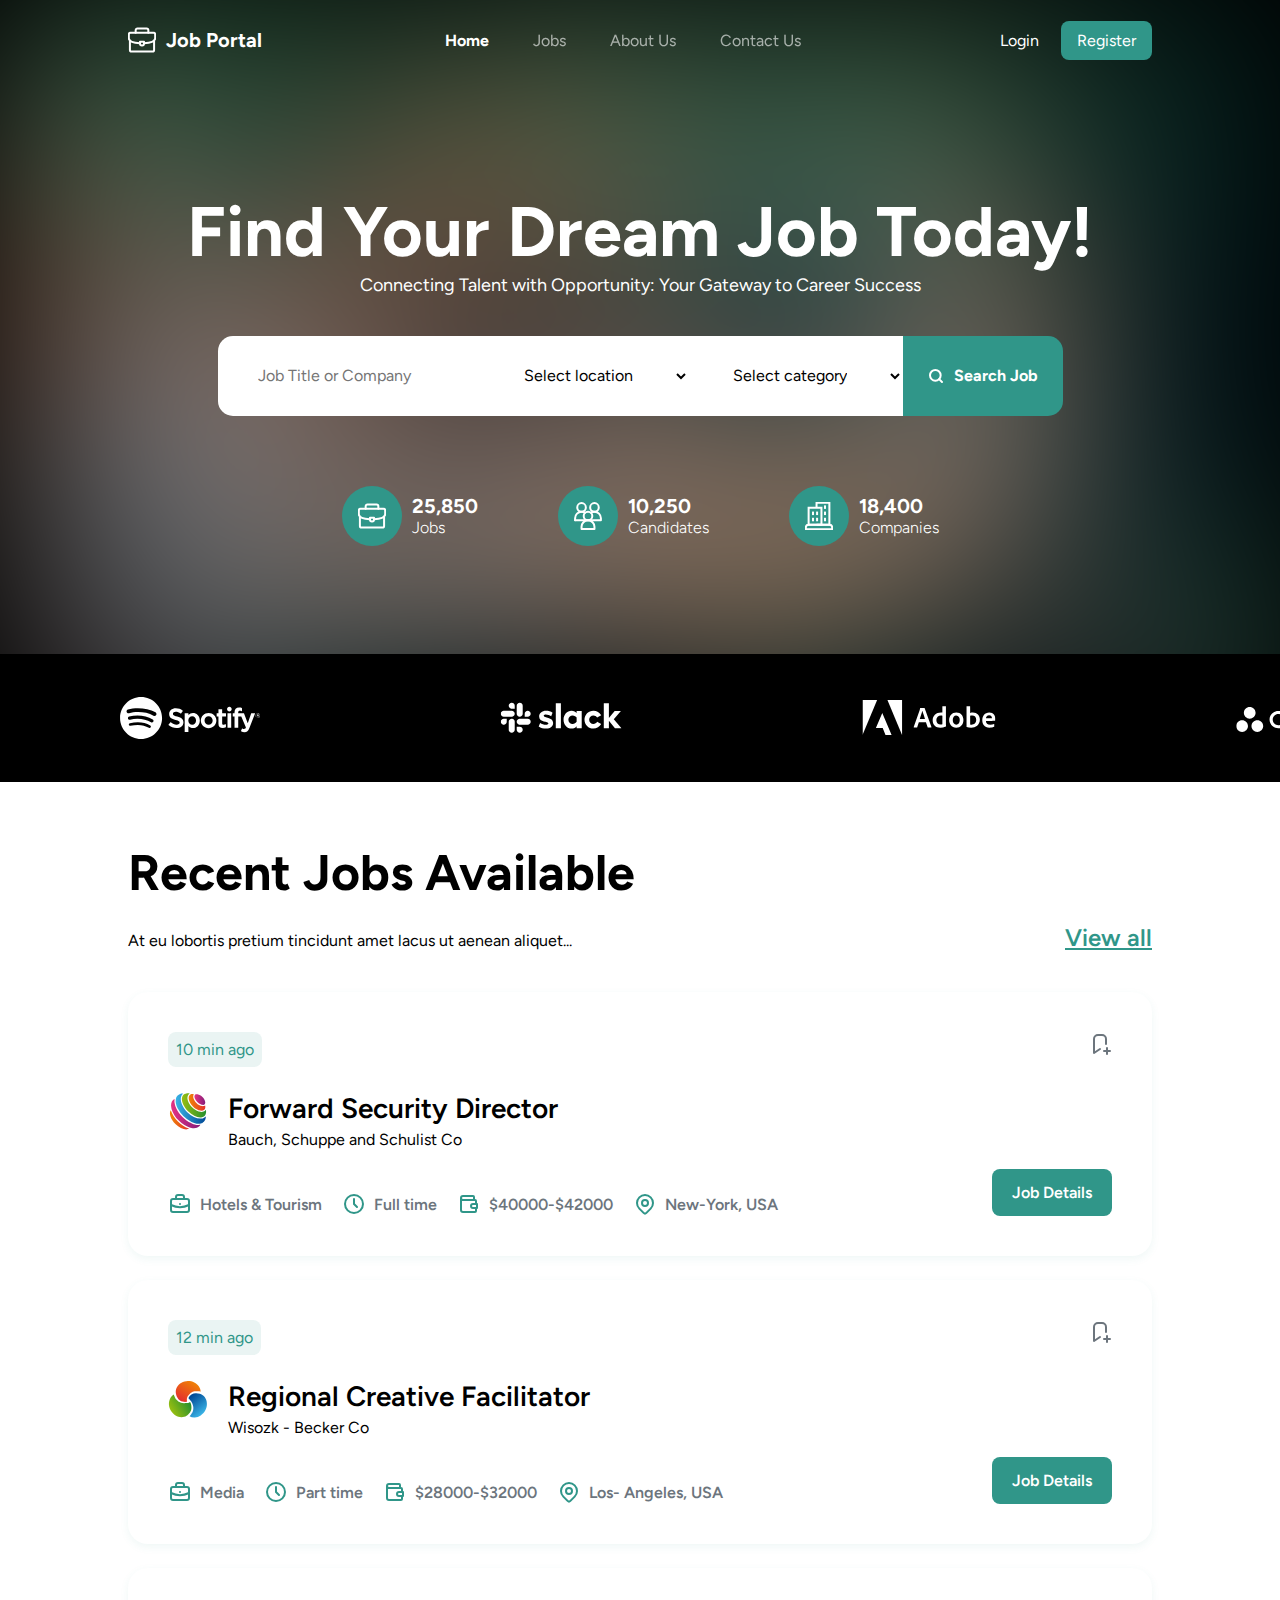
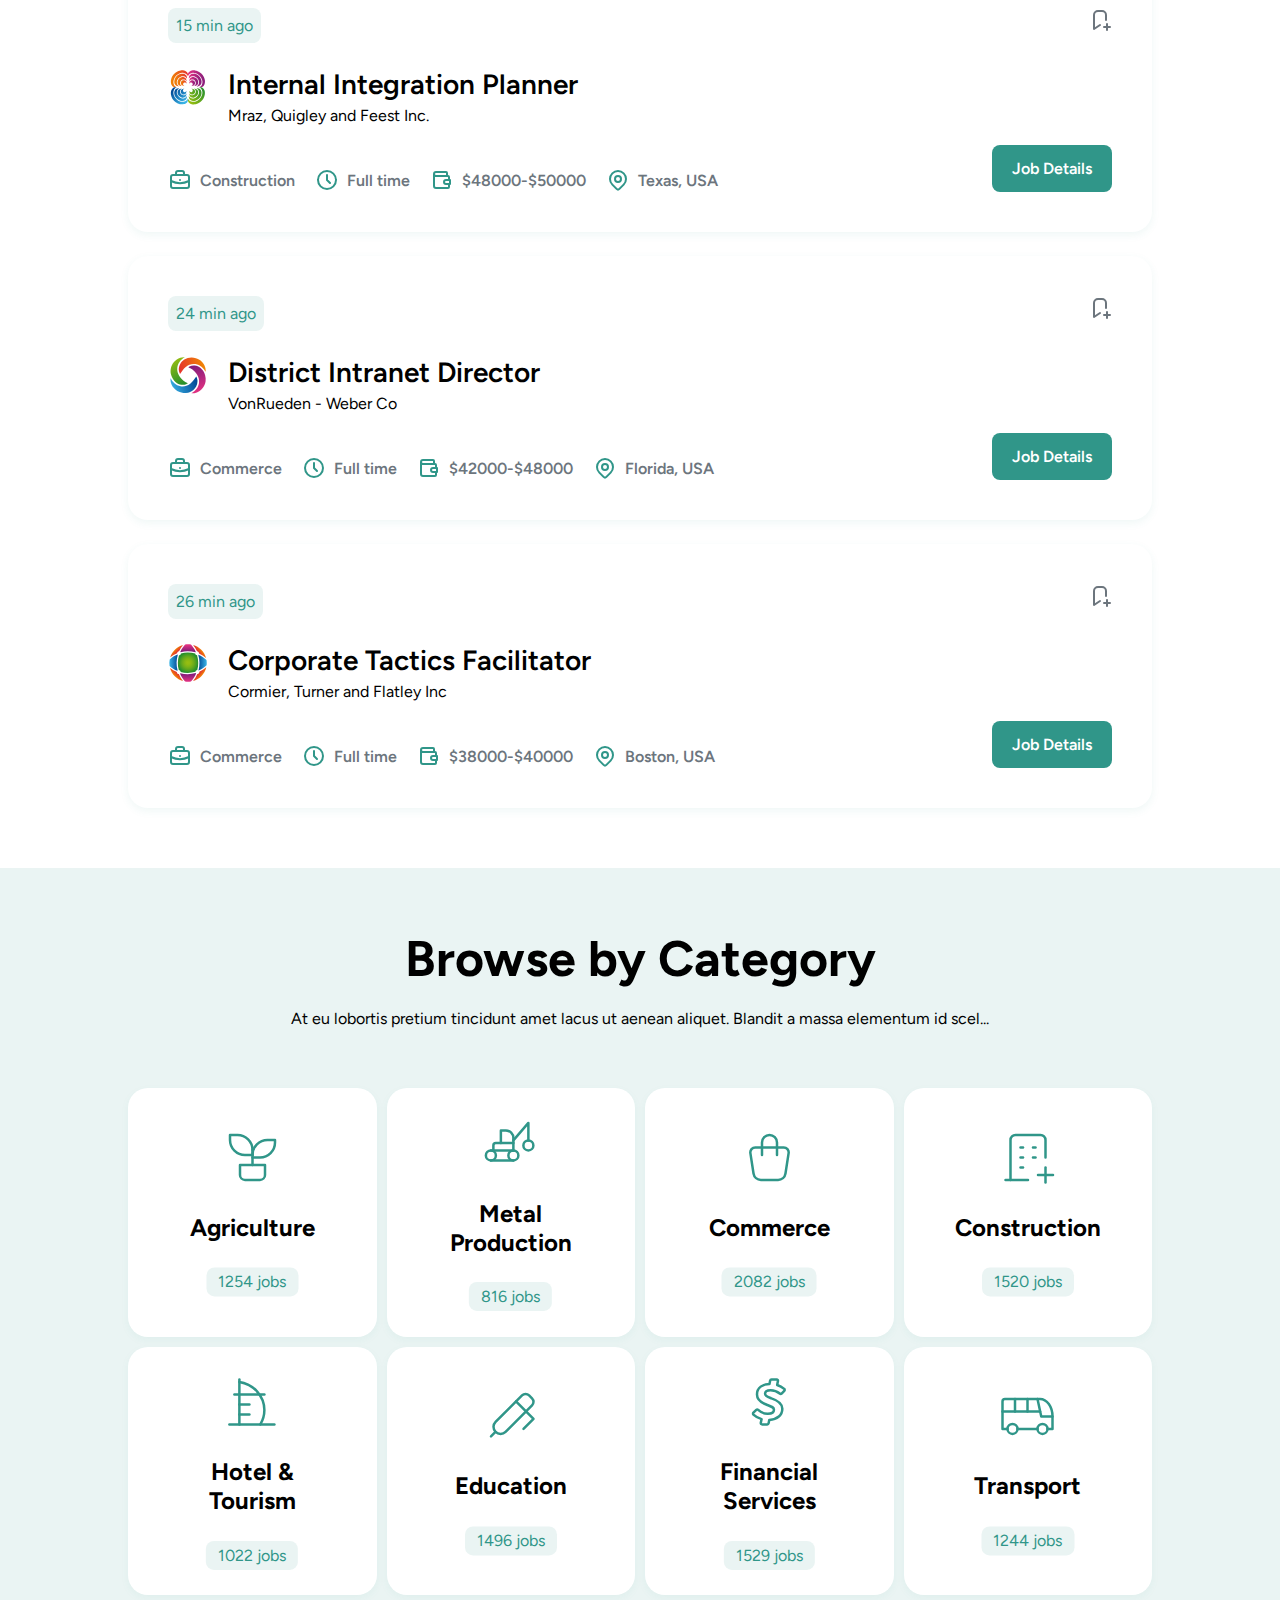
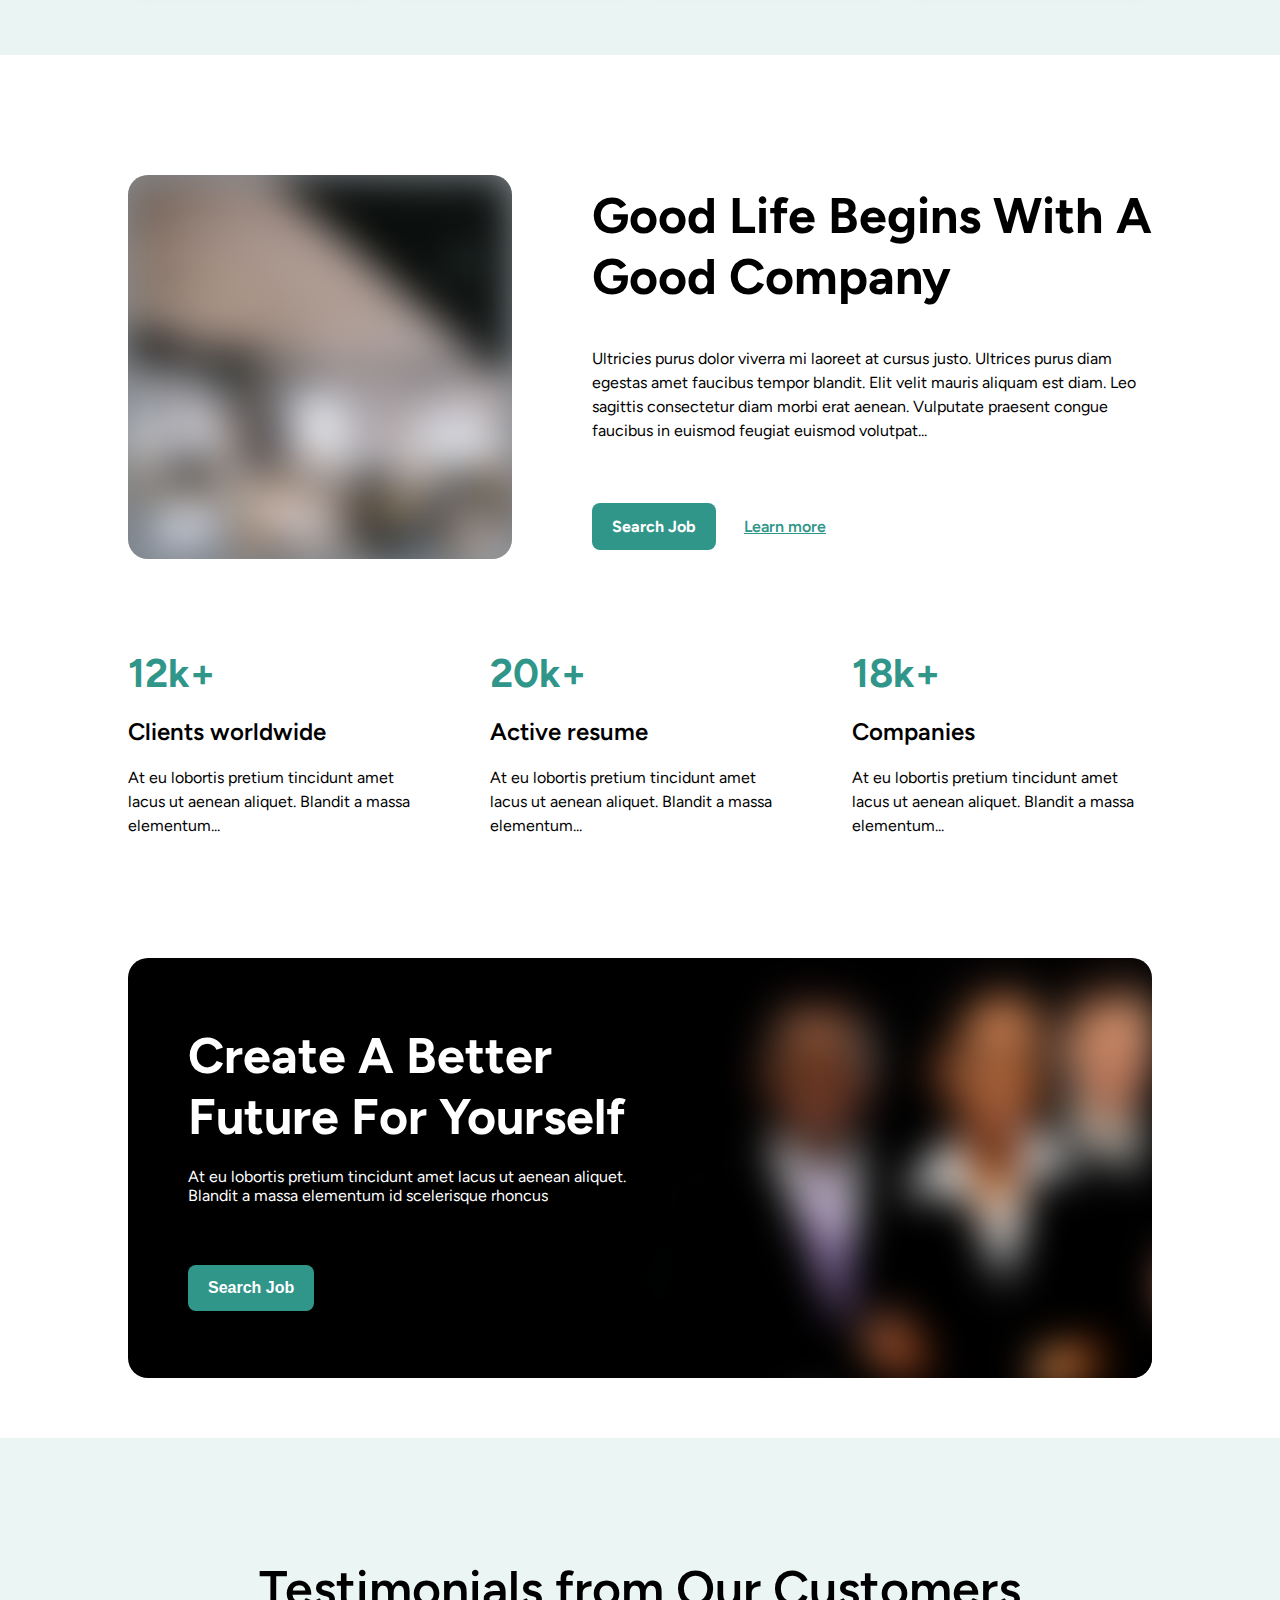
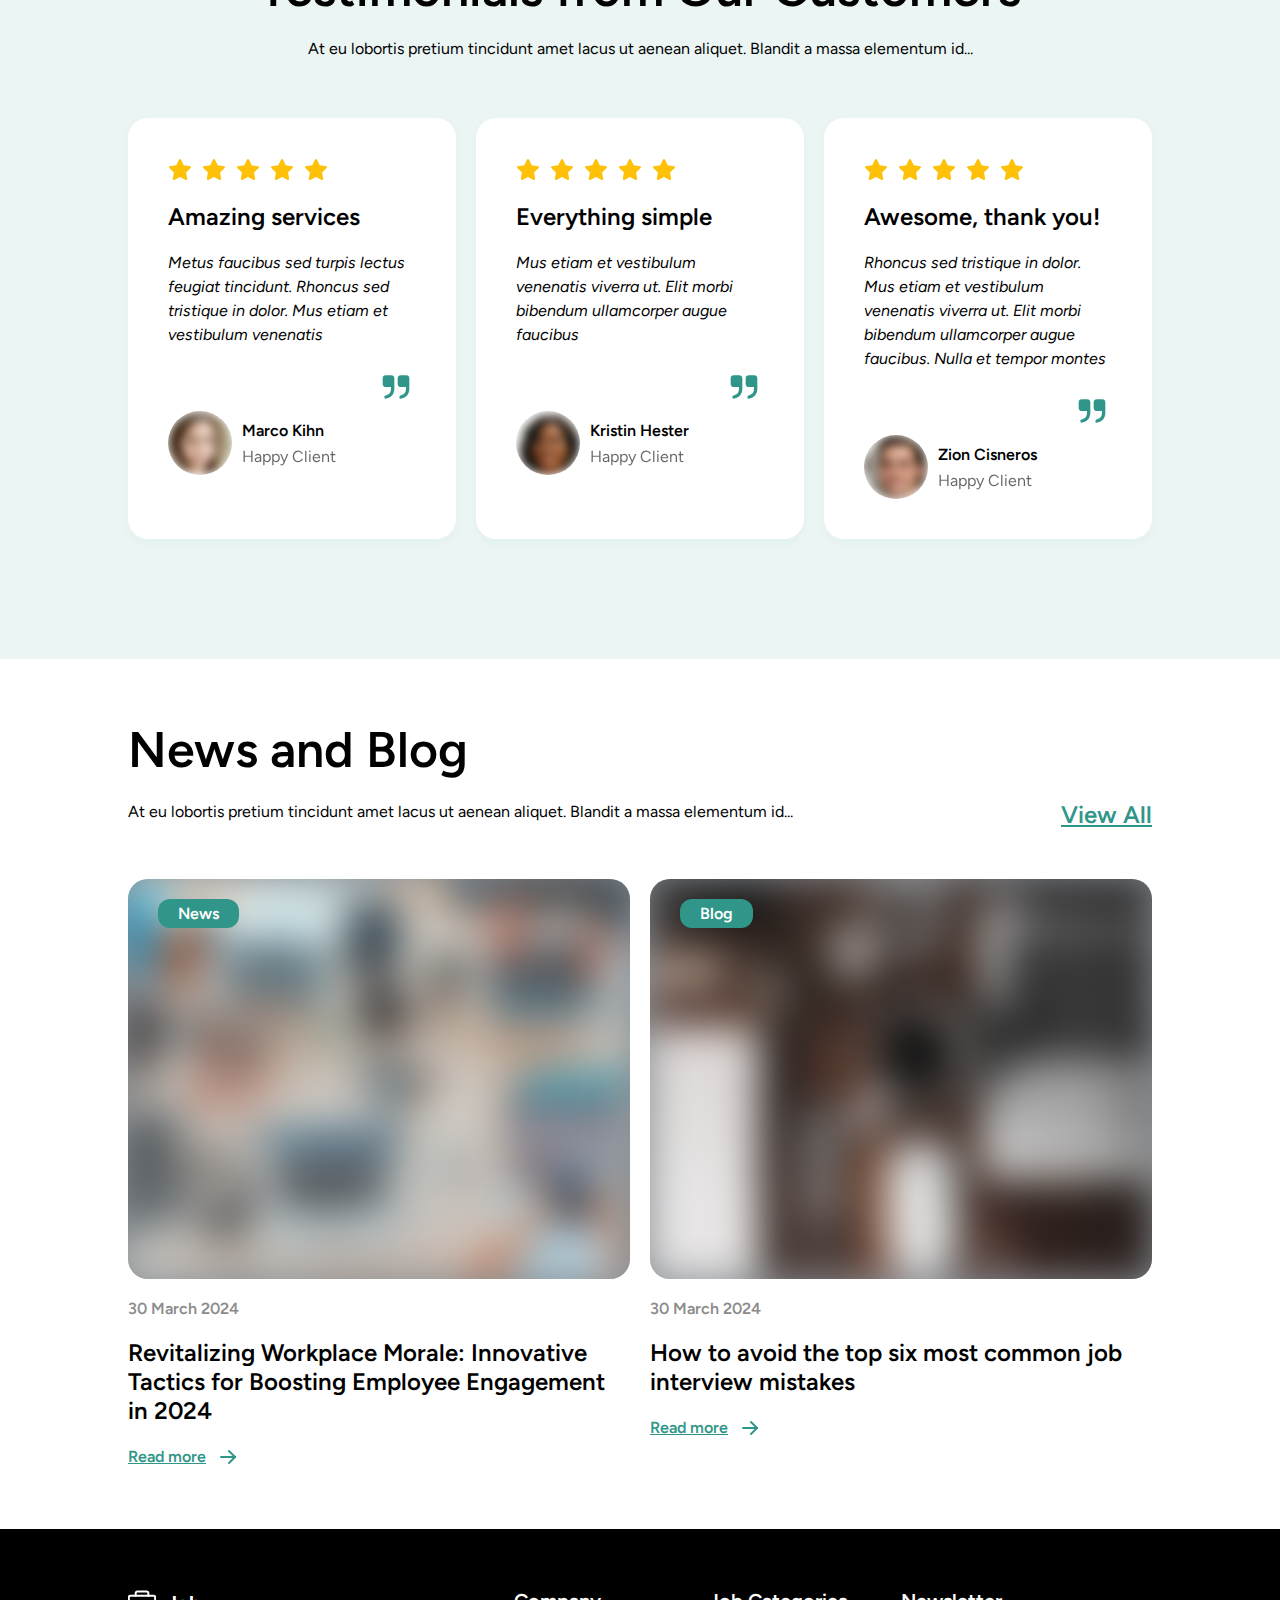
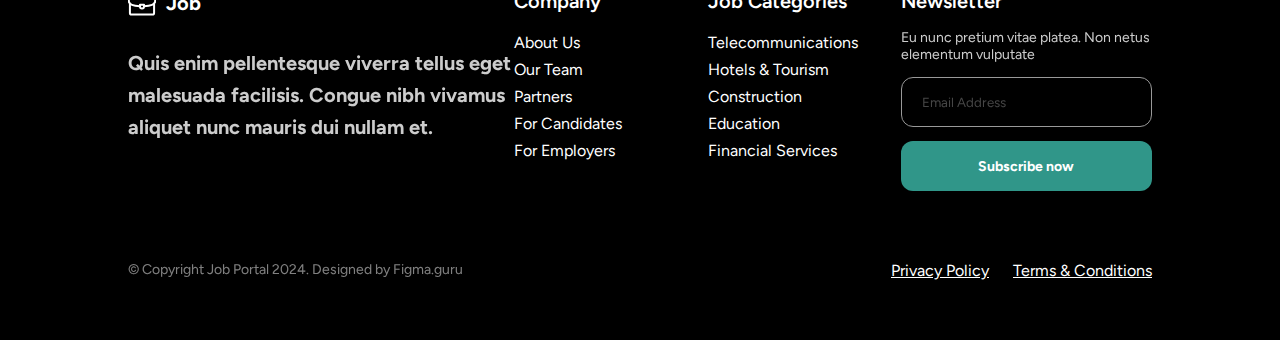
<file: index.html>
<!DOCTYPE html>
<html lang="en">
  <head>
    <meta charset="UTF-8" />
    <meta name="viewport" content="width=device-width, initial-scale=1.0" />
    <meta
      name="description"
      content="Find your dream job today with our job portal. Connecting talent with opportunity for career success."
    />
    <meta
      name="keywords"
      content="job portal, job search, careers, employment"
    />
    <meta name="author" content="Giuseppe Gomez, Miguel Garcia & Juan Vargas" />
    <link rel="preconnect" href="https://fonts.googleapis.com" />
    <link rel="preconnect" href="https://fonts.gstatic.com" crossorigin />
    <link
      href="https://fonts.googleapis.com/css2?family=Figtree:ital,wght@0,300..900;1,300..900&display=swap"
      rel="stylesheet"
    />
    <link rel="stylesheet" href="./css/general.css" />
    <link rel="stylesheet" href="./css/homepage.css" />
    <title>Home - Job Portal</title>
  </head>
  <body>
    <div class="hero">
      <header>
        <a class="logo" role="banner" href="./index.html" aria-label="Homepage">
          <img src="./assets/svg/briefcase.svg" alt="Job Portal Logo" />
          <p class="desktop">Job Portal</p>
          <p class="mobile">Jobs</p>
        </a>
        <nav aria-label="Main Navigation">
          <ul>
            <li><a href="./index.html" class="active">Home</a></li>
            <li><a href="./jobs.html">Jobs</a></li>
            <li><a href="./about-us.html">About Us</a></li>
            <li><a href="./contact-us.html">Contact Us</a></li>
          </ul>
        </nav>
        <div>
          <button class="login-btn" aria-label="Login to your account">
            Login
          </button>
          <button class="register-btn" aria-label="Create a new account">
            Register
          </button>
        </div>
      </header>

      <div class="jobs" role="form" aria-labelledby="job-search-title">
        <div class="container">
          <h1 id="job-search-title">Find Your Dream Job Today!</h1>
          <p>
            Connecting Talent with Opportunity: Your Gateway to Career Success
          </p>
          <form class="form" action="/submit" method="POST" novalidate>
            <label for="job_company">Job Title or Company</label>
            <div class="input-wrapper">
              <input
                type="text"
                id="job_company"
                name="job_company"
                required
                aria-required="true"
                placeholder="Job Title or Company"
              />
            </div>

            <label for="location">Location</label>
            <div class="input-wrapper">
              <select
                name="location"
                id="location"
                required
                aria-required="true"
              >
                <option value="" selected disabled>Select location</option>
              </select>
            </div>

            <label for="category">Category</label>
            <div class="input-wrapper">
              <select
                name="category"
                id="category"
                required
                aria-required="true"
              >
                <option value="" selected disabled>Select category</option>
              </select>
            </div>

            <div class="form-btn" aria-label="Search Job">
              <img src="./assets/svg/search.svg" alt="" />
              <p>Search Job</p>
            </div>
          </form>
          <div class="stats" aria-label="Job Statistics">
            <div class="stat">
              <div class="icon_bg">
                <img
                  class="icon"
                  src="./assets/svg/briefcase.svg"
                  alt="Briefcase icon"
                />
              </div>
              <div>
                <p class="number">25,850</p>
                <p class="description">Jobs</p>
              </div>
            </div>
            <div class="stat">
              <div class="icon_bg">
                <img
                  class="icon"
                  src="./assets/svg/people.svg"
                  alt="Candidates icon"
                />
              </div>
              <div>
                <p class="number">10,250</p>
                <p class="description">Candidates</p>
              </div>
            </div>
            <div class="stat">
              <div class="icon_bg">
                <img
                  class="icon"
                  src="./assets/svg/buildings.svg"
                  alt="Companies icon"
                />
              </div>
              <div>
                <p class="number">18,400</p>
                <p class="description">Companies</p>
              </div>
            </div>
          </div>
        </div>
      </div>

      <div class="logos" aria-label="Partner Companies">
        <div class="slider">
          <div class="container">
            <img src="./assets/svg/logos/spotify.svg" alt="Spotify logo" />
            <img src="./assets/svg/logos/slack.svg" alt="Slack logo" />
            <img src="./assets/svg/logos/adobe.svg" alt="Adobe logo" />
            <img src="./assets/svg/logos/asana.svg" alt="Asana logo" />
            <img src="./assets/svg/logos/linear.svg" alt="Linear logo" />
          </div>
        </div>
        <div class="slider">
          <div class="container">
            <img src="./assets/svg/logos/spotify.svg" alt="Spotify logo" />
            <img src="./assets/svg/logos/slack.svg" alt="Slack logo" />
            <img src="./assets/svg/logos/adobe.svg" alt="Adobe logo" />
            <img src="./assets/svg/logos/asana.svg" alt="Asana logo" />
            <img src="./assets/svg/logos/linear.svg" alt="Linear logo" />
          </div>
        </div>
      </div>
    </div>
    <main>
      <section class="jobs" aria-labelledby="recent-jobs">
        <div class="container">
          <h2 id="jobs-heading">Recent Jobs Available</h2>
          <div class="wrapper">
            <p class="jobs-description">
              At eu lobortis pretium tincidunt amet lacus ut aenean aliquet...
            </p>
            <a
              class="view-all-link"
              href="./jobs.html"
              role="link"
              aria-label="View all job listings"
              >View all</a
            >
            <div class="jobs-list" role="list">
              <div class="job" role="listitem" tabindex="0">
                <div class="save-btn" role="button" aria-label="Save job">
                  <svg
                    xmlns="http://www.w3.org/2000/svg"
                    width="24"
                    height="24"
                    viewBox="0 0 24 24"
                    fill="none"
                    stroke="currentColor"
                    stroke-width="2"
                    stroke-linecap="round"
                    stroke-linejoin="round"
                    class="icon icon-tabler icons-tabler-outline icon-tabler-bookmark-plus"
                  >
                    <path stroke="none" d="M0 0h24v24H0z" fill="none" />
                    <path
                      d="M12 17l-6 4v-14a4 4 0 0 1 4 -4h4a4 4 0 0 1 4 4v5"
                    />
                    <path d="M16 19h6" />
                    <path d="M19 16v6" />
                  </svg>
                </div>
                <div class="time" aria-label="Posted 10 minutes ago">
                  10 min ago
                </div>
                <div class="details">
                  <div class="business-icon">
                    <img
                      src="./assets/svg/business-icons/business-icon-1.svg"
                      alt="Company logo for Bauch, Schuppe and Schulist Co"
                    />
                  </div>
                  <div>
                    <p class="position" aria-label="Job position">
                      Forward Security Director
                    </p>
                    <p class="location" aria-label="Job location">
                      Bauch, Schuppe and Schulist Co
                    </p>
                  </div>
                </div>
                <div class="details-2">
                  <div class="more-details">
                    <div class="item" aria-label="Industry: Hotels & Tourism">
                      <svg
                        xmlns="http://www.w3.org/2000/svg"
                        width="24"
                        height="24"
                        viewBox="0 0 24 24"
                        fill="none"
                        stroke="currentColor"
                        stroke-width="2"
                        stroke-linecap="round"
                        stroke-linejoin="round"
                        class="icon icon-tabler icons-tabler-outline icon-tabler-briefcase"
                      >
                        <path stroke="none" d="M0 0h24v24H0z" fill="none" />
                        <path
                          d="M3 7m0 2a2 2 0 0 1 2 -2h14a2 2 0 0 1 2 2v9a2 2 0 0 1 -2 2h-14a2 2 0 0 1 -2 -2z"
                        />
                        <path d="M8 7v-2a2 2 0 0 1 2 -2h4a2 2 0 0 1 2 2v2" />
                        <path d="M12 12l0 .01" />
                        <path d="M3 13a20 20 0 0 0 18 0" />
                      </svg>
                      <p>Hotels & Tourism</p>
                    </div>
                    <div class="item" aria-label="Job type: Full time">
                      <svg
                        xmlns="http://www.w3.org/2000/svg"
                        width="24"
                        height="24"
                        viewBox="0 0 24 24"
                        fill="none"
                        stroke="currentColor"
                        stroke-width="2"
                        stroke-linecap="round"
                        stroke-linejoin="round"
                        class="icon icon-tabler icons-tabler-outline icon-tabler-clock"
                      >
                        <path stroke="none" d="M0 0h24v24H0z" fill="none" />
                        <path d="M3 12a9 9 0 1 0 18 0a9 9 0 0 0 -18 0" />
                        <path d="M12 7v5l3 3" />
                      </svg>
                      <p>Full time</p>
                    </div>
                    <div
                      class="item"
                      aria-label="Salary range: $40,000 - $42,000"
                    >
                      <svg
                        xmlns="http://www.w3.org/2000/svg"
                        width="24"
                        height="24"
                        viewBox="0 0 24 24"
                        fill="none"
                        stroke="currentColor"
                        stroke-width="2"
                        stroke-linecap="round"
                        stroke-linejoin="round"
                        class="icon icon-tabler icons-tabler-outline icon-tabler-wallet"
                      >
                        <path stroke="none" d="M0 0h24v24H0z" fill="none" />
                        <path
                          d="M17 8v-3a1 1 0 0 0 -1 -1h-10a2 2 0 0 0 0 4h12a1 1 0 0 1 1 1v3m0 4v3a1 1 0 0 1 -1 1h-12a2 2 0 0 1 -2 -2v-12"
                        />
                        <path d="M20 12v4h-4a2 2 0 0 1 0 -4h4" />
                      </svg>
                      <p>$40000-$42000</p>
                    </div>
                    <div class="item" aria-label="Location: New-York, USA">
                      <svg
                        xmlns="http://www.w3.org/2000/svg"
                        width="24"
                        height="24"
                        viewBox="0 0 24 24"
                        fill="none"
                        stroke="currentColor"
                        stroke-width="2"
                        stroke-linecap="round"
                        stroke-linejoin="round"
                        class="icon icon-tabler icons-tabler-outline icon-tabler-map-pin"
                      >
                        <path stroke="none" d="M0 0h24v24H0z" fill="none" />
                        <path d="M9 11a3 3 0 1 0 6 0a3 3 0 0 0 -6 0" />
                        <path
                          d="M17.657 16.657l-4.243 4.243a2 2 0 0 1 -2.827 0l-4.244 -4.243a8 8 0 1 1 11.314 0z"
                        />
                      </svg>
                      <p>New-York, USA</p>
                    </div>
                  </div>
                  <a href="./job-details.html">
                    <button
                      class="job-details-btn"
                      aria-label="View job details for Forward Security Director"
                    >
                      Job Details
                    </button></a
                  >
                </div>
              </div>
              <div class="job" role="listitem" tabindex="0">
                <div class="save-btn" role="button" aria-label="Save job">
                  <svg
                    xmlns="http://www.w3.org/2000/svg"
                    width="24"
                    height="24"
                    viewBox="0 0 24 24"
                    fill="none"
                    stroke="currentColor"
                    stroke-width="2"
                    stroke-linecap="round"
                    stroke-linejoin="round"
                    class="icon icon-tabler icons-tabler-outline icon-tabler-bookmark-plus"
                  >
                    <path stroke="none" d="M0 0h24v24H0z" fill="none" />
                    <path
                      d="M12 17l-6 4v-14a4 4 0 0 1 4 -4h4a4 4 0 0 1 4 4v5"
                    />
                    <path d="M16 19h6" />
                    <path d="M19 16v6" />
                  </svg>
                </div>
                <div class="time" aria-label="Posted 12 minutes ago">
                  12 min ago
                </div>
                <div class="details">
                  <div class="business-icon">
                    <img
                      src="./assets/svg/business-icons/business-icon-2.svg"
                      alt="Company logo for Regional Creative Facilitator"
                    />
                  </div>
                  <div>
                    <p class="position" aria-label="Job position">
                      Regional Creative Facilitator
                    </p>
                    <p class="location" aria-label="Job location">
                      Wisozk - Becker Co
                    </p>
                  </div>
                </div>
                <div class="details-2">
                  <div class="more-details">
                    <div class="item" aria-label="Industry: Media">
                      <svg
                        xmlns="http://www.w3.org/2000/svg"
                        width="24"
                        height="24"
                        viewBox="0 0 24 24"
                        fill="none"
                        stroke="currentColor"
                        stroke-width="2"
                        stroke-linecap="round"
                        stroke-linejoin="round"
                        class="icon icon-tabler icons-tabler-outline icon-tabler-briefcase"
                      >
                        <path stroke="none" d="M0 0h24v24H0z" fill="none" />
                        <path
                          d="M3 7m0 2a2 2 0 0 1 2 -2h14a2 2 0 0 1 2 2v9a2 2 0 0 1 -2 2h-14a2 2 0 0 1 -2 -2z"
                        />
                        <path d="M8 7v-2a2 2 0 0 1 2 -2h4a2 2 0 0 1 2 2v2" />
                        <path d="M12 12l0 .01" />
                        <path d="M3 13a20 20 0 0 0 18 0" />
                      </svg>
                      <p>Media</p>
                    </div>
                    <div class="item" aria-label="Job type: Part time">
                      <svg
                        xmlns="http://www.w3.org/2000/svg"
                        width="24"
                        height="24"
                        viewBox="0 0 24 24"
                        fill="none"
                        stroke="currentColor"
                        stroke-width="2"
                        stroke-linecap="round"
                        stroke-linejoin="round"
                        class="icon icon-tabler icons-tabler-outline icon-tabler-clock"
                      >
                        <path stroke="none" d="M0 0h24v24H0z" fill="none" />
                        <path d="M3 12a9 9 0 1 0 18 0a9 9 0 0 0 -18 0" />
                        <path d="M12 7v5l3 3" />
                      </svg>
                      <p>Part time</p>
                    </div>
                    <div
                      class="item"
                      aria-label="Salary range: $28,000 - $32,000"
                    >
                      <svg
                        xmlns="http://www.w3.org/2000/svg"
                        width="24"
                        height="24"
                        viewBox="0 0 24 24"
                        fill="none"
                        stroke="currentColor"
                        stroke-width="2"
                        stroke-linecap="round"
                        stroke-linejoin="round"
                        class="icon icon-tabler icons-tabler-outline icon-tabler-wallet"
                      >
                        <path stroke="none" d="M0 0h24v24H0z" fill="none" />
                        <path
                          d="M17 8v-3a1 1 0 0 0 -1 -1h-10a2 2 0 0 0 0 4h12a1 1 0 0 1 1 1v3m0 4v3a1 1 0 0 1 -1 1h-12a2 2 0 0 1 -2 -2v-12"
                        />
                        <path d="M20 12v4h-4a2 2 0 0 1 0 -4h4" />
                      </svg>
                      <p>$28000-$32000</p>
                    </div>
                    <div class="item" aria-label="Location: Los- Angeles, USA">
                      <svg
                        xmlns="http://www.w3.org/2000/svg"
                        width="24"
                        height="24"
                        viewBox="0 0 24 24"
                        fill="none"
                        stroke="currentColor"
                        stroke-width="2"
                        stroke-linecap="round"
                        stroke-linejoin="round"
                        class="icon icon-tabler icons-tabler-outline icon-tabler-map-pin"
                      >
                        <path stroke="none" d="M0 0h24v24H0z" fill="none" />
                        <path d="M9 11a3 3 0 1 0 6 0a3 3 0 0 0 -6 0" />
                        <path
                          d="M17.657 16.657l-4.243 4.243a2 2 0 0 1 -2.827 0l-4.244 -4.243a8 8 0 1 1 11.314 0z"
                        />
                      </svg>
                      <p>Los- Angeles, USA</p>
                    </div>
                  </div>
                  <a href="./job-details.html">
                    <button
                      class="job-details-btn"
                      aria-label="View job details for Regional Creative Facilitator"
                    >
                      Job Details
                    </button>
                  </a>
                </div>
              </div>
              <div class="job" role="listitem" tabindex="0">
                <div class="save-btn" role="button" aria-label="Save job">
                  <svg
                    xmlns="http://www.w3.org/2000/svg"
                    width="24"
                    height="24"
                    viewBox="0 0 24 24"
                    fill="none"
                    stroke="currentColor"
                    stroke-width="2"
                    stroke-linecap="round"
                    stroke-linejoin="round"
                    class="icon icon-tabler icons-tabler-outline icon-tabler-bookmark-plus"
                  >
                    <path stroke="none" d="M0 0h24v24H0z" fill="none" />
                    <path
                      d="M12 17l-6 4v-14a4 4 0 0 1 4 -4h4a4 4 0 0 1 4 4v5"
                    />
                    <path d="M16 19h6" />
                    <path d="M19 16v6" />
                  </svg>
                </div>
                <div class="time" aria-label="Posted 15 minutes ago">
                  15 min ago
                </div>
                <div class="details">
                  <div class="business-icon">
                    <img
                      src="./assets/svg/business-icons/business-icon-3.svg"
                      alt="Company logo for Internal Integration Planner"
                    />
                  </div>
                  <div>
                    <p class="position" aria-label="Job position">
                      Internal Integration Planner
                    </p>
                    <p class="location" aria-label="Job location">
                      Mraz, Quigley and Feest Inc.
                    </p>
                  </div>
                </div>
                <div class="details-2">
                  <div class="more-details">
                    <div class="item" aria-label="Industry: Construction">
                      <svg
                        xmlns="http://www.w3.org/2000/svg"
                        width="24"
                        height="24"
                        viewBox="0 0 24 24"
                        fill="none"
                        stroke="currentColor"
                        stroke-width="2"
                        stroke-linecap="round"
                        stroke-linejoin="round"
                        class="icon icon-tabler icons-tabler-outline icon-tabler-briefcase"
                      >
                        <path stroke="none" d="M0 0h24v24H0z" fill="none" />
                        <path
                          d="M3 7m0 2a2 2 0 0 1 2 -2h14a2 2 0 0 1 2 2v9a2 2 0 0 1 -2 2h-14a2 2 0 0 1 -2 -2z"
                        />
                        <path d="M8 7v-2a2 2 0 0 1 2 -2h4a2 2 0 0 1 2 2v2" />
                        <path d="M12 12l0 .01" />
                        <path d="M3 13a20 20 0 0 0 18 0" />
                      </svg>
                      <p>Construction</p>
                    </div>
                    <div class="item" aria-label="Job type: Full time">
                      <svg
                        xmlns="http://www.w3.org/2000/svg"
                        width="24"
                        height="24"
                        viewBox="0 0 24 24"
                        fill="none"
                        stroke="currentColor"
                        stroke-width="2"
                        stroke-linecap="round"
                        stroke-linejoin="round"
                        class="icon icon-tabler icons-tabler-outline icon-tabler-clock"
                      >
                        <path stroke="none" d="M0 0h24v24H0z" fill="none" />
                        <path d="M3 12a9 9 0 1 0 18 0a9 9 0 0 0 -18 0" />
                        <path d="M12 7v5l3 3" />
                      </svg>
                      <p>Full time</p>
                    </div>
                    <div
                      class="item"
                      aria-label="Salary range: $48,000 - $50,000"
                    >
                      <svg
                        xmlns="http://www.w3.org/2000/svg"
                        width="24"
                        height="24"
                        viewBox="0 0 24 24"
                        fill="none"
                        stroke="currentColor"
                        stroke-width="2"
                        stroke-linecap="round"
                        stroke-linejoin="round"
                        class="icon icon-tabler icons-tabler-outline icon-tabler-wallet"
                      >
                        <path stroke="none" d="M0 0h24v24H0z" fill="none" />
                        <path
                          d="M17 8v-3a1 1 0 0 0 -1 -1h-10a2 2 0 0 0 0 4h12a1 1 0 0 1 1 1v3m0 4v3a1 1 0 0 1 -1 1h-12a2 2 0 0 1 -2 -2v-12"
                        />
                        <path d="M20 12v4h-4a2 2 0 0 1 0 -4h4" />
                      </svg>
                      <p>$48000-$50000</p>
                    </div>
                    <div class="item" aria-label="Location: Texas, USA">
                      <svg
                        xmlns="http://www.w3.org/2000/svg"
                        width="24"
                        height="24"
                        viewBox="0 0 24 24"
                        fill="none"
                        stroke="currentColor"
                        stroke-width="2"
                        stroke-linecap="round"
                        stroke-linejoin="round"
                        class="icon icon-tabler icons-tabler-outline icon-tabler-map-pin"
                      >
                        <path stroke="none" d="M0 0h24v24H0z" fill="none" />
                        <path d="M9 11a3 3 0 1 0 6 0a3 3 0 0 0 -6 0" />
                        <path
                          d="M17.657 16.657l-4.243 4.243a2 2 0 0 1 -2.827 0l-4.244 -4.243a8 8 0 1 1 11.314 0z"
                        />
                      </svg>
                      <p>Texas, USA</p>
                    </div>
                  </div>
                  <a href="./job-details.html">
                    <button
                      class="job-details-btn"
                      aria-label="View job details for Internal Integration Planner"
                    >
                      Job Details
                    </button></a
                  >
                </div>
              </div>
              <div class="job" role="listitem" tabindex="0">
                <div class="save-btn" role="button" aria-label="Save job">
                  <svg
                    xmlns="http://www.w3.org/2000/svg"
                    width="24"
                    height="24"
                    viewBox="0 0 24 24"
                    fill="none"
                    stroke="currentColor"
                    stroke-width="2"
                    stroke-linecap="round"
                    stroke-linejoin="round"
                    class="icon icon-tabler icons-tabler-outline icon-tabler-bookmark-plus"
                  >
                    <path stroke="none" d="M0 0h24v24H0z" fill="none" />
                    <path
                      d="M12 17l-6 4v-14a4 4 0 0 1 4 -4h4a4 4 0 0 1 4 4v5"
                    />
                    <path d="M16 19h6" />
                    <path d="M19 16v6" />
                  </svg>
                </div>
                <div class="time" aria-label="Posted 24 minutes ago">
                  24 min ago
                </div>
                <div class="details">
                  <div class="business-icon">
                    <img
                      src="./assets/svg/business-icons/business-icon-4.svg"
                      alt="Company logo for VonRueden - Weber Co"
                    />
                  </div>
                  <div>
                    <p class="position" aria-label="Job position">
                      District Intranet Director
                    </p>
                    <p class="location" aria-label="Job location">
                      VonRueden - Weber Co
                    </p>
                  </div>
                </div>
                <div class="details-2">
                  <div class="more-details">
                    <div class="item" aria-label="Industry: Commerce">
                      <svg
                        xmlns="http://www.w3.org/2000/svg"
                        width="24"
                        height="24"
                        viewBox="0 0 24 24"
                        fill="none"
                        stroke="currentColor"
                        stroke-width="2"
                        stroke-linecap="round"
                        stroke-linejoin="round"
                        class="icon icon-tabler icons-tabler-outline icon-tabler-briefcase"
                      >
                        <path stroke="none" d="M0 0h24v24H0z" fill="none" />
                        <path
                          d="M3 7m0 2a2 2 0 0 1 2 -2h14a2 2 0 0 1 2 2v9a2 2 0 0 1 -2 2h-14a2 2 0 0 1 -2 -2z"
                        />
                        <path d="M8 7v-2a2 2 0 0 1 2 -2h4a2 2 0 0 1 2 2v2" />
                        <path d="M12 12l0 .01" />
                        <path d="M3 13a20 20 0 0 0 18 0" />
                      </svg>
                      <p>Commerce</p>
                    </div>
                    <div class="item" aria-label="Job type: Full time">
                      <svg
                        xmlns="http://www.w3.org/2000/svg"
                        width="24"
                        height="24"
                        viewBox="0 0 24 24"
                        fill="none"
                        stroke="currentColor"
                        stroke-width="2"
                        stroke-linecap="round"
                        stroke-linejoin="round"
                        class="icon icon-tabler icons-tabler-outline icon-tabler-clock"
                      >
                        <path stroke="none" d="M0 0h24v24H0z" fill="none" />
                        <path d="M3 12a9 9 0 1 0 18 0a9 9 0 0 0 -18 0" />
                        <path d="M12 7v5l3 3" />
                      </svg>
                      <p>Full time</p>
                    </div>
                    <div
                      class="item"
                      aria-label="Salary range: $42,000 - $48,000"
                    >
                      <svg
                        xmlns="http://www.w3.org/2000/svg"
                        width="24"
                        height="24"
                        viewBox="0 0 24 24"
                        fill="none"
                        stroke="currentColor"
                        stroke-width="2"
                        stroke-linecap="round"
                        stroke-linejoin="round"
                        class="icon icon-tabler icons-tabler-outline icon-tabler-wallet"
                      >
                        <path stroke="none" d="M0 0h24v24H0z" fill="none" />
                        <path
                          d="M17 8v-3a1 1 0 0 0 -1 -1h-10a2 2 0 0 0 0 4h12a1 1 0 0 1 1 1v3m0 4v3a1 1 0 0 1 -1 1h-12a2 2 0 0 1 -2 -2v-12"
                        />
                        <path d="M20 12v4h-4a2 2 0 0 1 0 -4h4" />
                      </svg>
                      <p>$42000-$48000</p>
                    </div>
                    <div class="item" aria-label="Location: Florida, USA">
                      <svg
                        xmlns="http://www.w3.org/2000/svg"
                        width="24"
                        height="24"
                        viewBox="0 0 24 24"
                        fill="none"
                        stroke="currentColor"
                        stroke-width="2"
                        stroke-linecap="round"
                        stroke-linejoin="round"
                        class="icon icon-tabler icons-tabler-outline icon-tabler-map-pin"
                      >
                        <path stroke="none" d="M0 0h24v24H0z" fill="none" />
                        <path d="M9 11a3 3 0 1 0 6 0a3 3 0 0 0 -6 0" />
                        <path
                          d="M17.657 16.657l-4.243 4.243a2 2 0 0 1 -2.827 0l-4.244 -4.243a8 8 0 1 1 11.314 0z"
                        />
                      </svg>
                      <p>Florida, USA</p>
                    </div>
                  </div>
                  <a href="./job-details.html">
                    <button
                      class="job-details-btn"
                      aria-label="View job details for District Intranet Director"
                    >
                      Job Details
                    </button></a
                  >
                </div>
              </div>
              <div class="job" role="listitem" tabindex="0">
                <div class="save-btn" role="button" aria-label="Save job">
                  <svg
                    xmlns="http://www.w3.org/2000/svg"
                    width="24"
                    height="24"
                    viewBox="0 0 24 24"
                    fill="none"
                    stroke="currentColor"
                    stroke-width="2"
                    stroke-linecap="round"
                    stroke-linejoin="round"
                    class="icon icon-tabler icons-tabler-outline icon-tabler-bookmark-plus"
                  >
                    <path stroke="none" d="M0 0h24v24H0z" fill="none" />
                    <path
                      d="M12 17l-6 4v-14a4 4 0 0 1 4 -4h4a4 4 0 0 1 4 4v5"
                    />
                    <path d="M16 19h6" />
                    <path d="M19 16v6" />
                  </svg>
                </div>
                <div class="time" aria-label="Posted 26 minutes ago">
                  26 min ago
                </div>
                <div class="details">
                  <div class="business-icon">
                    <img
                      src="./assets/svg/business-icons/business-icon-5.svg"
                      alt="Company logo for Cormier, Turner and Flatley Inc"
                    />
                  </div>
                  <div>
                    <p class="position" aria-label="Job position">
                      Corporate Tactics Facilitator
                    </p>
                    <p class="location" aria-label="Job location">
                      Cormier, Turner and Flatley Inc
                    </p>
                  </div>
                </div>
                <div class="details-2">
                  <div class="more-details">
                    <div class="item" aria-label="Industry: Commerce">
                      <svg
                        xmlns="http://www.w3.org/2000/svg"
                        width="24"
                        height="24"
                        viewBox="0 0 24 24"
                        fill="none"
                        stroke="currentColor"
                        stroke-width="2"
                        stroke-linecap="round"
                        stroke-linejoin="round"
                        class="icon icon-tabler icons-tabler-outline icon-tabler-briefcase"
                      >
                        <path stroke="none" d="M0 0h24v24H0z" fill="none" />
                        <path
                          d="M3 7m0 2a2 2 0 0 1 2 -2h14a2 2 0 0 1 2 2v9a2 2 0 0 1 -2 2h-14a2 2 0 0 1 -2 -2z"
                        />
                        <path d="M8 7v-2a2 2 0 0 1 2 -2h4a2 2 0 0 1 2 2v2" />
                        <path d="M12 12l0 .01" />
                        <path d="M3 13a20 20 0 0 0 18 0" />
                      </svg>
                      <p>Commerce</p>
                    </div>
                    <div class="item" aria-label="Job type: Full time">
                      <svg
                        xmlns="http://www.w3.org/2000/svg"
                        width="24"
                        height="24"
                        viewBox="0 0 24 24"
                        fill="none"
                        stroke="currentColor"
                        stroke-width="2"
                        stroke-linecap="round"
                        stroke-linejoin="round"
                        class="icon icon-tabler icons-tabler-outline icon-tabler-clock"
                      >
                        <path stroke="none" d="M0 0h24v24H0z" fill="none" />
                        <path d="M3 12a9 9 0 1 0 18 0a9 9 0 0 0 -18 0" />
                        <path d="M12 7v5l3 3" />
                      </svg>
                      <p>Full time</p>
                    </div>
                    <div
                      class="item"
                      aria-label="Salary range: $38,000 - $40,000"
                    >
                      <svg
                        xmlns="http://www.w3.org/2000/svg"
                        width="24"
                        height="24"
                        viewBox="0 0 24 24"
                        fill="none"
                        stroke="currentColor"
                        stroke-width="2"
                        stroke-linecap="round"
                        stroke-linejoin="round"
                        class="icon icon-tabler icons-tabler-outline icon-tabler-wallet"
                      >
                        <path stroke="none" d="M0 0h24v24H0z" fill="none" />
                        <path
                          d="M17 8v-3a1 1 0 0 0 -1 -1h-10a2 2 0 0 0 0 4h12a1 1 0 0 1 1 1v3m0 4v3a1 1 0 0 1 -1 1h-12a2 2 0 0 1 -2 -2v-12"
                        />
                        <path d="M20 12v4h-4a2 2 0 0 1 0 -4h4" />
                      </svg>
                      <p>$38000-$40000</p>
                    </div>
                    <div class="item" aria-label="Location: Boston, USA">
                      <svg
                        xmlns="http://www.w3.org/2000/svg"
                        width="24"
                        height="24"
                        viewBox="0 0 24 24"
                        fill="none"
                        stroke="currentColor"
                        stroke-width="2"
                        stroke-linecap="round"
                        stroke-linejoin="round"
                        class="icon icon-tabler icons-tabler-outline icon-tabler-map-pin"
                      >
                        <path stroke="none" d="M0 0h24v24H0z" fill="none" />
                        <path d="M9 11a3 3 0 1 0 6 0a3 3 0 0 0 -6 0" />
                        <path
                          d="M17.657 16.657l-4.243 4.243a2 2 0 0 1 -2.827 0l-4.244 -4.243a8 8 0 1 1 11.314 0z"
                        />
                      </svg>
                      <p>Boston, USA</p>
                    </div>
                  </div>
                  <a href="./job-details.html">
                    <button
                      class="job-details-btn"
                      aria-label="View job details for Corporate Tactics Facilitator"
                    >
                      Job Details
                    </button></a
                  >
                </div>
              </div>
            </div>
          </div>
        </div>
      </section>
      <section class="categories" aria-labelledby="browse-by-category">
        <div class="container">
          <h2>Browse by Category</h2>
          <p>
            At eu lobortis pretium tincidunt amet lacus ut aenean aliquet.
            Blandit a massa elementum id scel...
          </p>
          <div class="cards" role="list">
            <a
              href="./jobs.html"
              class="card category"
              role="listitem"
              tabindex="0"
              aria-labelledby="category-agriculture"
            >
              <div class="content">
                <svg
                  xmlns="http://www.w3.org/2000/svg"
                  width="24"
                  height="24"
                  viewBox="0 0 24 24"
                  fill="none"
                  stroke="currentColor"
                  stroke-width="1"
                  stroke-linecap="round"
                  stroke-linejoin="round"
                  class="icon icon-tabler icons-tabler-outline icon-tabler-plant"
                >
                  <path stroke="none" d="M0 0h24v24H0z" fill="none" />
                  <path d="M7 15h10v4a2 2 0 0 1 -2 2h-6a2 2 0 0 1 -2 -2v-4z" />
                  <path d="M12 9a6 6 0 0 0 -6 -6h-3v2a6 6 0 0 0 6 6h3" />
                  <path d="M12 11a6 6 0 0 1 6 -6h3v1a6 6 0 0 1 -6 6h-3" />
                  <path d="M12 15l0 -6" />
                </svg>
                <p class="category-name">Agriculture</p>
                <div
                  class="category-jobs-count"
                  aria-label="Number of jobs in Agriculture"
                >
                  1254 jobs
                </div>
              </div>
            </a>
            <a
              href="./jobs.html"
              class="card category"
              role="listitem"
              tabindex="0"
              aria-labelledby="category-metal-production"
            >
              <div class="content">
                <svg
                  xmlns="http://www.w3.org/2000/svg"
                  width="24"
                  height="24"
                  viewBox="0 0 24 24"
                  fill="none"
                  stroke="currentColor"
                  stroke-width="1"
                  stroke-linecap="round"
                  stroke-linejoin="round"
                  class="icon icon-tabler icons-tabler-outline icon-tabler-wrecking-ball"
                >
                  <path stroke="none" d="M0 0h24v24H0z" fill="none" />
                  <path d="M19 13m-2 0a2 2 0 1 0 4 0a2 2 0 1 0 -4 0" />
                  <path d="M4 17m-2 0a2 2 0 1 0 4 0a2 2 0 1 0 -4 0" />
                  <path d="M13 17m-2 0a2 2 0 1 0 4 0a2 2 0 1 0 -4 0" />
                  <path d="M13 19l-9 0" />
                  <path d="M4 15l9 0" />
                  <path d="M8 12v-5h2a3 3 0 0 1 3 3v5" />
                  <path d="M5 15v-2a1 1 0 0 1 1 -1h7" />
                  <path d="M19 11v-7l-6 7" />
                </svg>
                <p class="category-name">Metal Production</p>
                <div
                  class="category-jobs-count"
                  aria-label="Number of jobs in Metal Production"
                >
                  816 jobs
                </div>
              </div>
            </a>
            <a
              href="./jobs.html"
              class="card category"
              role="listitem"
              tabindex="0"
              aria-labelledby="category-commerce"
            >
              <div class="content">
                <svg
                  xmlns="http://www.w3.org/2000/svg"
                  width="24"
                  height="24"
                  viewBox="0 0 24 24"
                  fill="none"
                  stroke="currentColor"
                  stroke-width="1"
                  stroke-linecap="round"
                  stroke-linejoin="round"
                  class="icon icon-tabler icons-tabler-outline icon-tabler-shopping-bag"
                >
                  <path stroke="none" d="M0 0h24v24H0z" fill="none" />
                  <path
                    d="M6.331 8h11.339a2 2 0 0 1 1.977 2.304l-1.255 8.152a3 3 0 0 1 -2.966 2.544h-6.852a3 3 0 0 1 -2.965 -2.544l-1.255 -8.152a2 2 0 0 1 1.977 -2.304z"
                  />
                  <path d="M9 11v-5a3 3 0 0 1 6 0v5" />
                </svg>
                <p class="category-name">Commerce</p>
                <div
                  class="category-jobs-count"
                  aria-label="Number of jobs in Commerce"
                >
                  2082 jobs
                </div>
              </div>
            </a>
            <a
              href="./jobs.html"
              class="card category"
              role="listitem"
              tabindex="0"
              aria-labelledby="category-construction"
            >
              <div class="content">
                <svg
                  xmlns="http://www.w3.org/2000/svg"
                  width="24"
                  height="24"
                  viewBox="0 0 24 24"
                  fill="none"
                  stroke="currentColor"
                  stroke-width="1"
                  stroke-linecap="round"
                  stroke-linejoin="round"
                  class="icon icon-tabler icons-tabler-outline icon-tabler-building-plus"
                >
                  <path stroke="none" d="M0 0h24v24H0z" fill="none" />
                  <path d="M3 21h9" />
                  <path d="M9 8h1" />
                  <path d="M9 12h1" />
                  <path d="M9 16h1" />
                  <path d="M14 8h1" />
                  <path d="M14 12h1" />
                  <path
                    d="M5 21v-16c0 -.53 .211 -1.039 .586 -1.414c.375 -.375 .884 -.586 1.414 -.586h10c.53 0 1.039 .211 1.414 .586c.375 .375 .586 .884 .586 1.414v7"
                  />
                  <path d="M16 19h6" />
                  <path d="M19 16v6" />
                </svg>
                <p class="category-name">Construction</p>
                <div
                  class="category-jobs-count"
                  aria-label="Number of jobs in Construction"
                >
                  1520 jobs
                </div>
              </div>
            </a>
            <a
              href="./jobs.html"
              class="card category"
              role="listitem"
              tabindex="0"
              aria-labelledby="category-hotel-tourism"
            >
              <div class="content">
                <svg
                  xmlns="http://www.w3.org/2000/svg"
                  width="24"
                  height="24"
                  viewBox="0 0 24 24"
                  fill="none"
                  stroke="currentColor"
                  stroke-width="1"
                  stroke-linecap="round"
                  stroke-linejoin="round"
                  class="icon icon-tabler icons-tabler-outline icon-tabler-building-burj-al-arab"
                >
                  <path stroke="none" d="M0 0h24v24H0z" fill="none" />
                  <path d="M3 21h18" />
                  <path d="M7 21v-18" />
                  <path
                    d="M7 4c5.675 .908 10 5.613 10 11.28a11 11 0 0 1 -1.605 5.72"
                  />
                  <path d="M5 9h12" />
                  <path d="M7 13h4" />
                  <path d="M7 17h4" />
                </svg>
                <p class="category-name">Hotel & Tourism</p>
                <div
                  class="category-jobs-count"
                  aria-label="Number of jobs in Hotel & Tourism"
                >
                  1022 jobs
                </div>
              </div>
            </a>
            <a
              href="./jobs.html"
              class="card category"
              role="listitem"
              tabindex="0"
              aria-labelledby="category-education"
            >
              <div class="content">
                <svg
                  xmlns="http://www.w3.org/2000/svg"
                  width="24"
                  height="24"
                  viewBox="0 0 24 24"
                  fill="none"
                  stroke="currentColor"
                  stroke-width="1"
                  stroke-linecap="round"
                  stroke-linejoin="round"
                  class="icon icon-tabler icons-tabler-outline icon-tabler-ballpen"
                >
                  <path stroke="none" d="M0 0h24v24H0z" fill="none" />
                  <path d="M14 6l7 7l-4 4" />
                  <path
                    d="M5.828 18.172a2.828 2.828 0 0 0 4 0l10.586 -10.586a2 2 0 0 0 0 -2.829l-1.171 -1.171a2 2 0 0 0 -2.829 0l-10.586 10.586a2.828 2.828 0 0 0 0 4z"
                  />
                  <path d="M4 20l1.768 -1.768" />
                </svg>
                <p class="category-name">Education</p>
                <div class="category-jobs-count">1496 jobs</div>
              </div>
            </a>
            <a
              href="./jobs.html"
              class="card category"
              role="listitem"
              tabindex="0"
              aria-labelledby="category-financial-services"
            >
              <div class="content">
                <svg
                  xmlns="http://www.w3.org/2000/svg"
                  width="24"
                  height="24"
                  viewBox="0 0 24 24"
                  fill="none"
                  stroke="currentColor"
                  stroke-width="1"
                  stroke-linecap="round"
                  stroke-linejoin="round"
                  class="icon icon-tabler icons-tabler-outline icon-tabler-brand-cashapp"
                >
                  <path stroke="none" d="M0 0h24v24H0z" fill="none" />
                  <path
                    d="M17.1 8.648a.568 .568 0 0 1 -.761 .011a5.682 5.682 0 0 0 -3.659 -1.34c-1.102 0 -2.205 .363 -2.205 1.374c0 1.023 1.182 1.364 2.546 1.875c2.386 .796 4.363 1.796 4.363 4.137c0 2.545 -1.977 4.295 -5.204 4.488l-.295 1.364a.557 .557 0 0 1 -.546 .443h-2.034l-.102 -.011a.568 .568 0 0 1 -.432 -.67l.318 -1.444a7.432 7.432 0 0 1 -3.273 -1.784v-.011a.545 .545 0 0 1 0 -.773l1.137 -1.102c.214 -.2 .547 -.2 .761 0a5.495 5.495 0 0 0 3.852 1.5c1.478 0 2.466 -.625 2.466 -1.614c0 -.989 -1 -1.25 -2.886 -1.954c-2 -.716 -3.898 -1.728 -3.898 -4.091c0 -2.75 2.284 -4.091 4.989 -4.216l.284 -1.398a.545 .545 0 0 1 .545 -.432h2.023l.114 .012a.544 .544 0 0 1 .42 .647l-.307 1.557a8.528 8.528 0 0 1 2.818 1.58l.023 .022c.216 .228 .216 .569 0 .773l-1.057 1.057z"
                  />
                </svg>
                <p class="category-name">Financial Services</p>
                <div
                  class="category-jobs-count"
                  aria-label="Number of jobs in Financial Services"
                >
                  1529 jobs
                </div>
              </div>
            </a>
            <a
              href="./jobs.html"
              class="card category"
              role="listitem"
              tabindex="0"
              aria-labelledby="category-transport"
            >
              <div class="content">
                <svg
                  xmlns="http://www.w3.org/2000/svg"
                  width="24"
                  height="24"
                  viewBox="0 0 24 24"
                  fill="none"
                  stroke="currentColor"
                  stroke-width="1"
                  stroke-linecap="round"
                  stroke-linejoin="round"
                  class="icon icon-tabler icons-tabler-outline icon-tabler-bus"
                >
                  <path stroke="none" d="M0 0h24v24H0z" fill="none" />
                  <path d="M6 17m-2 0a2 2 0 1 0 4 0a2 2 0 1 0 -4 0" />
                  <path d="M18 17m-2 0a2 2 0 1 0 4 0a2 2 0 1 0 -4 0" />
                  <path
                    d="M4 17h-2v-11a1 1 0 0 1 1 -1h14a5 7 0 0 1 5 7v5h-2m-4 0h-8"
                  />
                  <path d="M16 5l1.5 7l4.5 0" />
                  <path d="M2 10l15 0" />
                  <path d="M7 5l0 5" />
                  <path d="M12 5l0 5" />
                </svg>
                <p class="category-name">Transport</p>
                <div
                  class="category-jobs-count"
                  aria-label="Number of jobs in Transport"
                >
                  1244 jobs
                </div>
              </div>
            </a>
          </div>
        </div>
      </section>
      <section class="info-block" aria-labelledby="information-block">
        <div class="container">
          <div class="search" role="search" aria-label="Job search section">
            <div class="bg-img-wrapper">
              <img
                src="./assets/img/infoblockimg.webp"
                alt="Illustration representing job search"
              />
            </div>
            <div class="ad">
              <h3 id="info-block-title">
                Good Life Begins With A Good Company
              </h3>
              <p>
                Ultricies purus dolor viverra mi laoreet at cursus justo.
                Ultrices purus diam egestas amet faucibus tempor blandit. Elit
                velit mauris aliquam est diam. Leo sagittis consectetur diam
                morbi erat aenean. Vulputate praesent congue faucibus in euismod
                feugiat euismod volutpat...
              </p>
              <div class="btns">
                <button class="search-btn" aria-label="Search for a job">
                  Search Job
                </button>
                <a
                  href="#"
                  class="learn-more-link"
                  aria-label="Learn more about our services"
                  >Learn more</a
                >
              </div>
            </div>
          </div>
          <div class="stats" aria-label="Statistics about our services">
            <div class="stat" role="article" aria-labelledby="clients-title">
              <p class="number">12k+</p>
              <p class="title" id="clients-title">Clients worldwide</p>
              <p class="description">
                At eu lobortis pretium tincidunt amet lacus ut aenean aliquet.
                Blandit a massa elementum...
              </p>
            </div>
            <div
              class="stat"
              role="article"
              aria-labelledby="active-resume-title"
            >
              <p class="number">20k+</p>
              <p class="title" id="active-resume-title">Active resume</p>
              <p class="description">
                At eu lobortis pretium tincidunt amet lacus ut aenean aliquet.
                Blandit a massa elementum...
              </p>
            </div>
            <div class="stat" role="article" aria-labelledby="companies-title">
              <p class="number">18k+</p>
              <p class="title" id="companies-title">Companies</p>
              <p class="description">
                At eu lobortis pretium tincidunt amet lacus ut aenean aliquet.
                Blandit a massa elementum...
              </p>
            </div>
          </div>
        </div>
      </section>
      <section class="banner" aria-label="Banner section for job search">
        <div class="container">
          <div class="card" role="article" aria-labelledby="banner-title">
            <div class="content">
              <h3 id="banner-title">Create A Better Future For Yourself</h3>
              <p>
                At eu lobortis pretium tincidunt amet lacus ut aenean aliquet.
                Blandit a massa elementum id scelerisque rhoncus
              </p>
              <button aria-label="Search for a job">Search Job</button>
            </div>
            <div class="img-wrapper">
              <img
                src="./assets/img/business-team.webp"
                alt="Business team working together"
              />
            </div>
          </div>
        </div>
      </section>
      <section class="testimonials" aria-label="Testimonials section">
        <div class="container">
          <h2>Testimonials from Our Customers</h2>
          <p>
            At eu lobortis pretium tincidunt amet lacus ut aenean aliquet.
            Blandit a massa elementum id...
          </p>
          <div class="testimonials-slider" role="list">
            <div class="testimonial" role="listitem">
              <div class="stars" aria-hidden="true">
                <svg
                  xmlns="http://www.w3.org/2000/svg"
                  width="24"
                  height="24"
                  viewBox="0 0 24 24"
                  fill="currentColor"
                  class="icon icon-tabler icons-tabler-filled icon-tabler-star"
                >
                  <path stroke="none" d="M0 0h24v24H0z" fill="none" />
                  <path
                    d="M8.243 7.34l-6.38 .925l-.113 .023a1 1 0 0 0 -.44 1.684l4.622 4.499l-1.09 6.355l-.013 .11a1 1 0 0 0 1.464 .944l5.706 -3l5.693 3l.1 .046a1 1 0 0 0 1.352 -1.1l-1.091 -6.355l4.624 -4.5l.078 -.085a1 1 0 0 0 -.633 -1.62l-6.38 -.926l-2.852 -5.78a1 1 0 0 0 -1.794 0l-2.853 5.78z"
                  />
                </svg>
                <svg
                  xmlns="http://www.w3.org/2000/svg"
                  width="24"
                  height="24"
                  viewBox="0 0 24 24"
                  fill="currentColor"
                  class="icon icon-tabler icons-tabler-filled icon-tabler-star"
                >
                  <path stroke="none" d="M0 0h24v24H0z" fill="none" />
                  <path
                    d="M8.243 7.34l-6.38 .925l-.113 .023a1 1 0 0 0 -.44 1.684l4.622 4.499l-1.09 6.355l-.013 .11a1 1 0 0 0 1.464 .944l5.706 -3l5.693 3l.1 .046a1 1 0 0 0 1.352 -1.1l-1.091 -6.355l4.624 -4.5l.078 -.085a1 1 0 0 0 -.633 -1.62l-6.38 -.926l-2.852 -5.78a1 1 0 0 0 -1.794 0l-2.853 5.78z"
                  />
                </svg>
                <svg
                  xmlns="http://www.w3.org/2000/svg"
                  width="24"
                  height="24"
                  viewBox="0 0 24 24"
                  fill="currentColor"
                  class="icon icon-tabler icons-tabler-filled icon-tabler-star"
                >
                  <path stroke="none" d="M0 0h24v24H0z" fill="none" />
                  <path
                    d="M8.243 7.34l-6.38 .925l-.113 .023a1 1 0 0 0 -.44 1.684l4.622 4.499l-1.09 6.355l-.013 .11a1 1 0 0 0 1.464 .944l5.706 -3l5.693 3l.1 .046a1 1 0 0 0 1.352 -1.1l-1.091 -6.355l4.624 -4.5l.078 -.085a1 1 0 0 0 -.633 -1.62l-6.38 -.926l-2.852 -5.78a1 1 0 0 0 -1.794 0l-2.853 5.78z"
                  />
                </svg>
                <svg
                  xmlns="http://www.w3.org/2000/svg"
                  width="24"
                  height="24"
                  viewBox="0 0 24 24"
                  fill="currentColor"
                  class="icon icon-tabler icons-tabler-filled icon-tabler-star"
                >
                  <path stroke="none" d="M0 0h24v24H0z" fill="none" />
                  <path
                    d="M8.243 7.34l-6.38 .925l-.113 .023a1 1 0 0 0 -.44 1.684l4.622 4.499l-1.09 6.355l-.013 .11a1 1 0 0 0 1.464 .944l5.706 -3l5.693 3l.1 .046a1 1 0 0 0 1.352 -1.1l-1.091 -6.355l4.624 -4.5l.078 -.085a1 1 0 0 0 -.633 -1.62l-6.38 -.926l-2.852 -5.78a1 1 0 0 0 -1.794 0l-2.853 5.78z"
                  />
                </svg>
                <svg
                  xmlns="http://www.w3.org/2000/svg"
                  width="24"
                  height="24"
                  viewBox="0 0 24 24"
                  fill="currentColor"
                  class="icon icon-tabler icons-tabler-filled icon-tabler-star"
                >
                  <path stroke="none" d="M0 0h24v24H0z" fill="none" />
                  <path
                    d="M8.243 7.34l-6.38 .925l-.113 .023a1 1 0 0 0 -.44 1.684l4.622 4.499l-1.09 6.355l-.013 .11a1 1 0 0 0 1.464 .944l5.706 -3l5.693 3l.1 .046a1 1 0 0 0 1.352 -1.1l-1.091 -6.355l4.624 -4.5l.078 -.085a1 1 0 0 0 -.633 -1.62l-6.38 -.926l-2.852 -5.78a1 1 0 0 0 -1.794 0l-2.853 5.78z"
                  />
                </svg>
              </div>
              <p class="review-title">Amazing services</p>
              <p class="review-description">
                Metus faucibus sed turpis lectus feugiat tincidunt. Rhoncus sed
                tristique in dolor. Mus etiam et vestibulum venenatis
              </p>
              <div class="quote-wrapper">
                <svg
                  xmlns="http://www.w3.org/2000/svg"
                  width="24"
                  height="24"
                  viewBox="0 0 24 24"
                  fill="currentColor"
                  class="icon icon-tabler icons-tabler-filled icon-tabler-quote"
                >
                  <path stroke="none" d="M0 0h24v24H0z" fill="none" />
                  <path
                    d="M9 5a2 2 0 0 1 2 2v6c0 3.13 -1.65 5.193 -4.757 5.97a1 1 0 1 1 -.486 -1.94c2.227 -.557 3.243 -1.827 3.243 -4.03v-1h-3a2 2 0 0 1 -1.995 -1.85l-.005 -.15v-3a2 2 0 0 1 2 -2z"
                  />
                  <path
                    d="M18 5a2 2 0 0 1 2 2v6c0 3.13 -1.65 5.193 -4.757 5.97a1 1 0 1 1 -.486 -1.94c2.227 -.557 3.243 -1.827 3.243 -4.03v-1h-3a2 2 0 0 1 -1.995 -1.85l-.005 -.15v-3a2 2 0 0 1 2 -2z"
                  />
                </svg>
              </div>
              <div class="review-author">
                <div class="author-img-wrapper">
                  <img src="./assets/img/marco-kihn.webp" alt="Marco Kihn" />
                </div>
                <div class="author-info">
                  <p class="author-name">Marco Kihn</p>
                  <p class="author-role">Happy Client</p>
                </div>
              </div>
            </div>
            <div class="testimonial" role="listitem">
              <div class="stars" aria-hidden="true">
                <svg
                  xmlns="http://www.w3.org/2000/svg"
                  width="24"
                  height="24"
                  viewBox="0 0 24 24"
                  fill="currentColor"
                  class="icon icon-tabler icons-tabler-filled icon-tabler-star"
                >
                  <path stroke="none" d="M0 0h24v24H0z" fill="none" />
                  <path
                    d="M8.243 7.34l-6.38 .925l-.113 .023a1 1 0 0 0 -.44 1.684l4.622 4.499l-1.09 6.355l-.013 .11a1 1 0 0 0 1.464 .944l5.706 -3l5.693 3l.1 .046a1 1 0 0 0 1.352 -1.1l-1.091 -6.355l4.624 -4.5l.078 -.085a1 1 0 0 0 -.633 -1.62l-6.38 -.926l-2.852 -5.78a1 1 0 0 0 -1.794 0l-2.853 5.78z"
                  />
                </svg>
                <svg
                  xmlns="http://www.w3.org/2000/svg"
                  width="24"
                  height="24"
                  viewBox="0 0 24 24"
                  fill="currentColor"
                  class="icon icon-tabler icons-tabler-filled icon-tabler-star"
                >
                  <path stroke="none" d="M0 0h24v24H0z" fill="none" />
                  <path
                    d="M8.243 7.34l-6.38 .925l-.113 .023a1 1 0 0 0 -.44 1.684l4.622 4.499l-1.09 6.355l-.013 .11a1 1 0 0 0 1.464 .944l5.706 -3l5.693 3l.1 .046a1 1 0 0 0 1.352 -1.1l-1.091 -6.355l4.624 -4.5l.078 -.085a1 1 0 0 0 -.633 -1.62l-6.38 -.926l-2.852 -5.78a1 1 0 0 0 -1.794 0l-2.853 5.78z"
                  />
                </svg>
                <svg
                  xmlns="http://www.w3.org/2000/svg"
                  width="24"
                  height="24"
                  viewBox="0 0 24 24"
                  fill="currentColor"
                  class="icon icon-tabler icons-tabler-filled icon-tabler-star"
                >
                  <path stroke="none" d="M0 0h24v24H0z" fill="none" />
                  <path
                    d="M8.243 7.34l-6.38 .925l-.113 .023a1 1 0 0 0 -.44 1.684l4.622 4.499l-1.09 6.355l-.013 .11a1 1 0 0 0 1.464 .944l5.706 -3l5.693 3l.1 .046a1 1 0 0 0 1.352 -1.1l-1.091 -6.355l4.624 -4.5l.078 -.085a1 1 0 0 0 -.633 -1.62l-6.38 -.926l-2.852 -5.78a1 1 0 0 0 -1.794 0l-2.853 5.78z"
                  />
                </svg>
                <svg
                  xmlns="http://www.w3.org/2000/svg"
                  width="24"
                  height="24"
                  viewBox="0 0 24 24"
                  fill="currentColor"
                  class="icon icon-tabler icons-tabler-filled icon-tabler-star"
                >
                  <path stroke="none" d="M0 0h24v24H0z" fill="none" />
                  <path
                    d="M8.243 7.34l-6.38 .925l-.113 .023a1 1 0 0 0 -.44 1.684l4.622 4.499l-1.09 6.355l-.013 .11a1 1 0 0 0 1.464 .944l5.706 -3l5.693 3l.1 .046a1 1 0 0 0 1.352 -1.1l-1.091 -6.355l4.624 -4.5l.078 -.085a1 1 0 0 0 -.633 -1.62l-6.38 -.926l-2.852 -5.78a1 1 0 0 0 -1.794 0l-2.853 5.78z"
                  />
                </svg>
                <svg
                  xmlns="http://www.w3.org/2000/svg"
                  width="24"
                  height="24"
                  viewBox="0 0 24 24"
                  fill="currentColor"
                  class="icon icon-tabler icons-tabler-filled icon-tabler-star"
                >
                  <path stroke="none" d="M0 0h24v24H0z" fill="none" />
                  <path
                    d="M8.243 7.34l-6.38 .925l-.113 .023a1 1 0 0 0 -.44 1.684l4.622 4.499l-1.09 6.355l-.013 .11a1 1 0 0 0 1.464 .944l5.706 -3l5.693 3l.1 .046a1 1 0 0 0 1.352 -1.1l-1.091 -6.355l4.624 -4.5l.078 -.085a1 1 0 0 0 -.633 -1.62l-6.38 -.926l-2.852 -5.78a1 1 0 0 0 -1.794 0l-2.853 5.78z"
                  />
                </svg>
              </div>
              <p class="review-title">Everything simple</p>
              <p class="review-description">
                Mus etiam et vestibulum venenatis viverra ut. Elit morbi
                bibendum ullamcorper augue faucibus
              </p>
              <div class="quote-wrapper">
                <svg
                  xmlns="http://www.w3.org/2000/svg"
                  width="24"
                  height="24"
                  viewBox="0 0 24 24"
                  fill="currentColor"
                  class="icon icon-tabler icons-tabler-filled icon-tabler-quote"
                >
                  <path stroke="none" d="M0 0h24v24H0z" fill="none" />
                  <path
                    d="M9 5a2 2 0 0 1 2 2v6c0 3.13 -1.65 5.193 -4.757 5.97a1 1 0 1 1 -.486 -1.94c2.227 -.557 3.243 -1.827 3.243 -4.03v-1h-3a2 2 0 0 1 -1.995 -1.85l-.005 -.15v-3a2 2 0 0 1 2 -2z"
                  />
                  <path
                    d="M18 5a2 2 0 0 1 2 2v6c0 3.13 -1.65 5.193 -4.757 5.97a1 1 0 1 1 -.486 -1.94c2.227 -.557 3.243 -1.827 3.243 -4.03v-1h-3a2 2 0 0 1 -1.995 -1.85l-.005 -.15v-3a2 2 0 0 1 2 -2z"
                  />
                </svg>
              </div>
              <div class="review-author">
                <div class="author-img-wrapper">
                  <img
                    src="./assets/img/kristin-hester.webp"
                    alt="Kristin Hester"
                  />
                </div>
                <div class="author-info">
                  <p class="author-name">Kristin Hester</p>
                  <p class="author-role">Happy Client</p>
                </div>
              </div>
            </div>
            <div class="testimonial" role="listitem">
              <div class="stars" aria-hidden="true">
                <svg
                  xmlns="http://www.w3.org/2000/svg"
                  width="24"
                  height="24"
                  viewBox="0 0 24 24"
                  fill="currentColor"
                  class="icon icon-tabler icons-tabler-filled icon-tabler-star"
                >
                  <path stroke="none" d="M0 0h24v24H0z" fill="none" />
                  <path
                    d="M8.243 7.34l-6.38 .925l-.113 .023a1 1 0 0 0 -.44 1.684l4.622 4.499l-1.09 6.355l-.013 .11a1 1 0 0 0 1.464 .944l5.706 -3l5.693 3l.1 .046a1 1 0 0 0 1.352 -1.1l-1.091 -6.355l4.624 -4.5l.078 -.085a1 1 0 0 0 -.633 -1.62l-6.38 -.926l-2.852 -5.78a1 1 0 0 0 -1.794 0l-2.853 5.78z"
                  />
                </svg>
                <svg
                  xmlns="http://www.w3.org/2000/svg"
                  width="24"
                  height="24"
                  viewBox="0 0 24 24"
                  fill="currentColor"
                  class="icon icon-tabler icons-tabler-filled icon-tabler-star"
                >
                  <path stroke="none" d="M0 0h24v24H0z" fill="none" />
                  <path
                    d="M8.243 7.34l-6.38 .925l-.113 .023a1 1 0 0 0 -.44 1.684l4.622 4.499l-1.09 6.355l-.013 .11a1 1 0 0 0 1.464 .944l5.706 -3l5.693 3l.1 .046a1 1 0 0 0 1.352 -1.1l-1.091 -6.355l4.624 -4.5l.078 -.085a1 1 0 0 0 -.633 -1.62l-6.38 -.926l-2.852 -5.78a1 1 0 0 0 -1.794 0l-2.853 5.78z"
                  />
                </svg>
                <svg
                  xmlns="http://www.w3.org/2000/svg"
                  width="24"
                  height="24"
                  viewBox="0 0 24 24"
                  fill="currentColor"
                  class="icon icon-tabler icons-tabler-filled icon-tabler-star"
                >
                  <path stroke="none" d="M0 0h24v24H0z" fill="none" />
                  <path
                    d="M8.243 7.34l-6.38 .925l-.113 .023a1 1 0 0 0 -.44 1.684l4.622 4.499l-1.09 6.355l-.013 .11a1 1 0 0 0 1.464 .944l5.706 -3l5.693 3l.1 .046a1 1 0 0 0 1.352 -1.1l-1.091 -6.355l4.624 -4.5l.078 -.085a1 1 0 0 0 -.633 -1.62l-6.38 -.926l-2.852 -5.78a1 1 0 0 0 -1.794 0l-2.853 5.78z"
                  />
                </svg>
                <svg
                  xmlns="http://www.w3.org/2000/svg"
                  width="24"
                  height="24"
                  viewBox="0 0 24 24"
                  fill="currentColor"
                  class="icon icon-tabler icons-tabler-filled icon-tabler-star"
                >
                  <path stroke="none" d="M0 0h24v24H0z" fill="none" />
                  <path
                    d="M8.243 7.34l-6.38 .925l-.113 .023a1 1 0 0 0 -.44 1.684l4.622 4.499l-1.09 6.355l-.013 .11a1 1 0 0 0 1.464 .944l5.706 -3l5.693 3l.1 .046a1 1 0 0 0 1.352 -1.1l-1.091 -6.355l4.624 -4.5l.078 -.085a1 1 0 0 0 -.633 -1.62l-6.38 -.926l-2.852 -5.78a1 1 0 0 0 -1.794 0l-2.853 5.78z"
                  />
                </svg>
                <svg
                  xmlns="http://www.w3.org/2000/svg"
                  width="24"
                  height="24"
                  viewBox="0 0 24 24"
                  fill="currentColor"
                  class="icon icon-tabler icons-tabler-filled icon-tabler-star"
                >
                  <path stroke="none" d="M0 0h24v24H0z" fill="none" />
                  <path
                    d="M8.243 7.34l-6.38 .925l-.113 .023a1 1 0 0 0 -.44 1.684l4.622 4.499l-1.09 6.355l-.013 .11a1 1 0 0 0 1.464 .944l5.706 -3l5.693 3l.1 .046a1 1 0 0 0 1.352 -1.1l-1.091 -6.355l4.624 -4.5l.078 -.085a1 1 0 0 0 -.633 -1.62l-6.38 -.926l-2.852 -5.78a1 1 0 0 0 -1.794 0l-2.853 5.78z"
                  />
                </svg>
              </div>
              <p class="review-title">Awesome, thank you!</p>
              <p class="review-description">
                Rhoncus sed tristique in dolor. Mus etiam et vestibulum
                venenatis viverra ut. Elit morbi bibendum ullamcorper augue
                faucibus. Nulla et tempor montes
              </p>
              <div class="quote-wrapper">
                <svg
                  xmlns="http://www.w3.org/2000/svg"
                  width="24"
                  height="24"
                  viewBox="0 0 24 24"
                  fill="currentColor"
                  class="icon icon-tabler icons-tabler-filled icon-tabler-quote"
                >
                  <path stroke="none" d="M0 0h24v24H0z" fill="none" />
                  <path
                    d="M9 5a2 2 0 0 1 2 2v6c0 3.13 -1.65 5.193 -4.757 5.97a1 1 0 1 1 -.486 -1.94c2.227 -.557 3.243 -1.827 3.243 -4.03v-1h-3a2 2 0 0 1 -1.995 -1.85l-.005 -.15v-3a2 2 0 0 1 2 -2z"
                  />
                  <path
                    d="M18 5a2 2 0 0 1 2 2v6c0 3.13 -1.65 5.193 -4.757 5.97a1 1 0 1 1 -.486 -1.94c2.227 -.557 3.243 -1.827 3.243 -4.03v-1h-3a2 2 0 0 1 -1.995 -1.85l-.005 -.15v-3a2 2 0 0 1 2 -2z"
                  />
                </svg>
              </div>
              <div class="review-author">
                <div class="author-img-wrapper">
                  <img
                    src="./assets/img/zion-cisneros.webp"
                    alt="Zion Cisneros"
                  />
                </div>
                <div class="author-info">
                  <p class="author-name">Zion Cisneros</p>
                  <p class="author-role">Happy Client</p>
                </div>
              </div>
            </div>
          </div>
        </div>
      </section>
      <section class="blog" aria-label="Blog section">
        <div class="container">
          <h2>News and Blog</h2>
          <div class="wrapper">
            <p class="description">
              At eu lobortis pretium tincidunt amet lacus ut aenean aliquet.
              Blandit a massa elementum id...
            </p>
            <a href="#" class="view-all-link" aria-label="View All Blog Posts"
              >View All</a
            >
          </div>
          <div class="posts">
            <div class="post">
              <div class="img-wrapper">
                <div class="tag">News</div>
                <img src="./assets/img/post-1.webp" alt="Post 1" />
              </div>
              <div class="content">
                <p class="date">30 March 2024</p>
                <h3 class="title">
                  Revitalizing Workplace Morale: Innovative Tactics for Boosting
                  Employee Engagement in 2024
                </h3>
                <a href="#" class="read-more-link">
                  <p>Read more</p>
                  <svg
                    xmlns="http://www.w3.org/2000/svg"
                    width="24"
                    height="24"
                    viewBox="0 0 24 24"
                    fill="none"
                    stroke="currentColor"
                    stroke-width="2"
                    stroke-linecap="round"
                    stroke-linejoin="round"
                    class="icon icon-tabler icons-tabler-outline icon-tabler-arrow-right"
                    aria-label="Read More"
                  >
                    <path stroke="none" d="M0 0h24v24H0z" fill="none" />
                    <path d="M5 12l14 0" />
                    <path d="M13 18l6 -6" />
                    <path d="M13 6l6 6" />
                  </svg>
                </a>
              </div>
            </div>
            <div class="post">
              <div class="img-wrapper">
                <div class="tag">Blog</div>
                <img src="./assets/img/post-2.webp" alt="Post 2" />
              </div>
              <div class="content">
                <p class="date">30 March 2024</p>
                <h3 class="title">
                  How to avoid the top six most common job interview mistakes
                </h3>
                <a href="#" class="read-more-link"
                  >Read more<svg
                    xmlns="http://www.w3.org/2000/svg"
                    width="24"
                    height="24"
                    viewBox="0 0 24 24"
                    fill="none"
                    stroke="currentColor"
                    stroke-width="2"
                    stroke-linecap="round"
                    stroke-linejoin="round"
                    class="icon icon-tabler icons-tabler-outline icon-tabler-arrow-right"
                    aria-label="Read More"
                  >
                    <path stroke="none" d="M0 0h24v24H0z" fill="none" />
                    <path d="M5 12l14 0" />
                    <path d="M13 18l6 -6" />
                    <path d="M13 6l6 6" />
                  </svg>
                </a>
              </div>
            </div>
          </div>
        </div>
      </section>
    </main>
    <footer role="contentinfo">
      <div class="container">
        <div class="relevant">
          <div class="description">
            <div class="logo" role="img" aria-label="Job Portal Logo">
              <img src="./assets/svg/briefcase.svg" alt="Job Portal Logo" />
              <p>Job</p>
            </div>
            <p>
              Quis enim pellentesque viverra tellus eget malesuada facilisis.
              Congue nibh vivamus aliquet nunc mauris dui nullam et.
            </p>
          </div>
          <div class="company">
            <h6>Company</h6>
            <ul>
              <li><a href="#" tabindex="0">About Us</a></li>
              <li><a href="#" tabindex="0">Our Team</a></li>
              <li><a href="#" tabindex="0">Partners</a></li>
              <li><a href="#" tabindex="0">For Candidates</a></li>
              <li><a href="#" tabindex="0">For Employers</a></li>
            </ul>
          </div>
          <div class="categories">
            <h6>Job Categories</h6>
            <ul>
              <li><a href="#" tabindex="0">Telecommunications</a></li>
              <li><a href="#" tabindex="0">Hotels & Tourism</a></li>
              <li><a href="#" tabindex="0">Construction</a></li>
              <li><a href="#" tabindex="0">Education</a></li>
              <li><a href="#" tabindex="0">Financial Services</a></li>
            </ul>
          </div>
          <div class="newsletter">
            <h6>Newsletter</h6>
            <p>
              Eu nunc pretium vitae platea. Non netus elementum vulputate
            </p>
            <form action="" aria-label="Newsletter Subscription Form">
              <label for="email" class="visually-hidden">Email Address</label>
              <input
                type="email"
                name="email"
                id="email"
                placeholder="Email Address"
                required
                aria-required="true"
              />
              <button type="submit">Subscribe now</button>
            </form>
          </div>
        </div>
        <div class="info">
          <p class="copyright">
            &copy; Copyright Job Portal 2024. Designed by Figma.guru
          </p>
          <div class="links">
            <a href="#" tabindex="0">Privacy Policy</a>
            <a href="#" tabindex="0">Terms & Conditions</a>
          </div>
        </div>
      </div>
    </footer>
  </body>
</html>
</file>
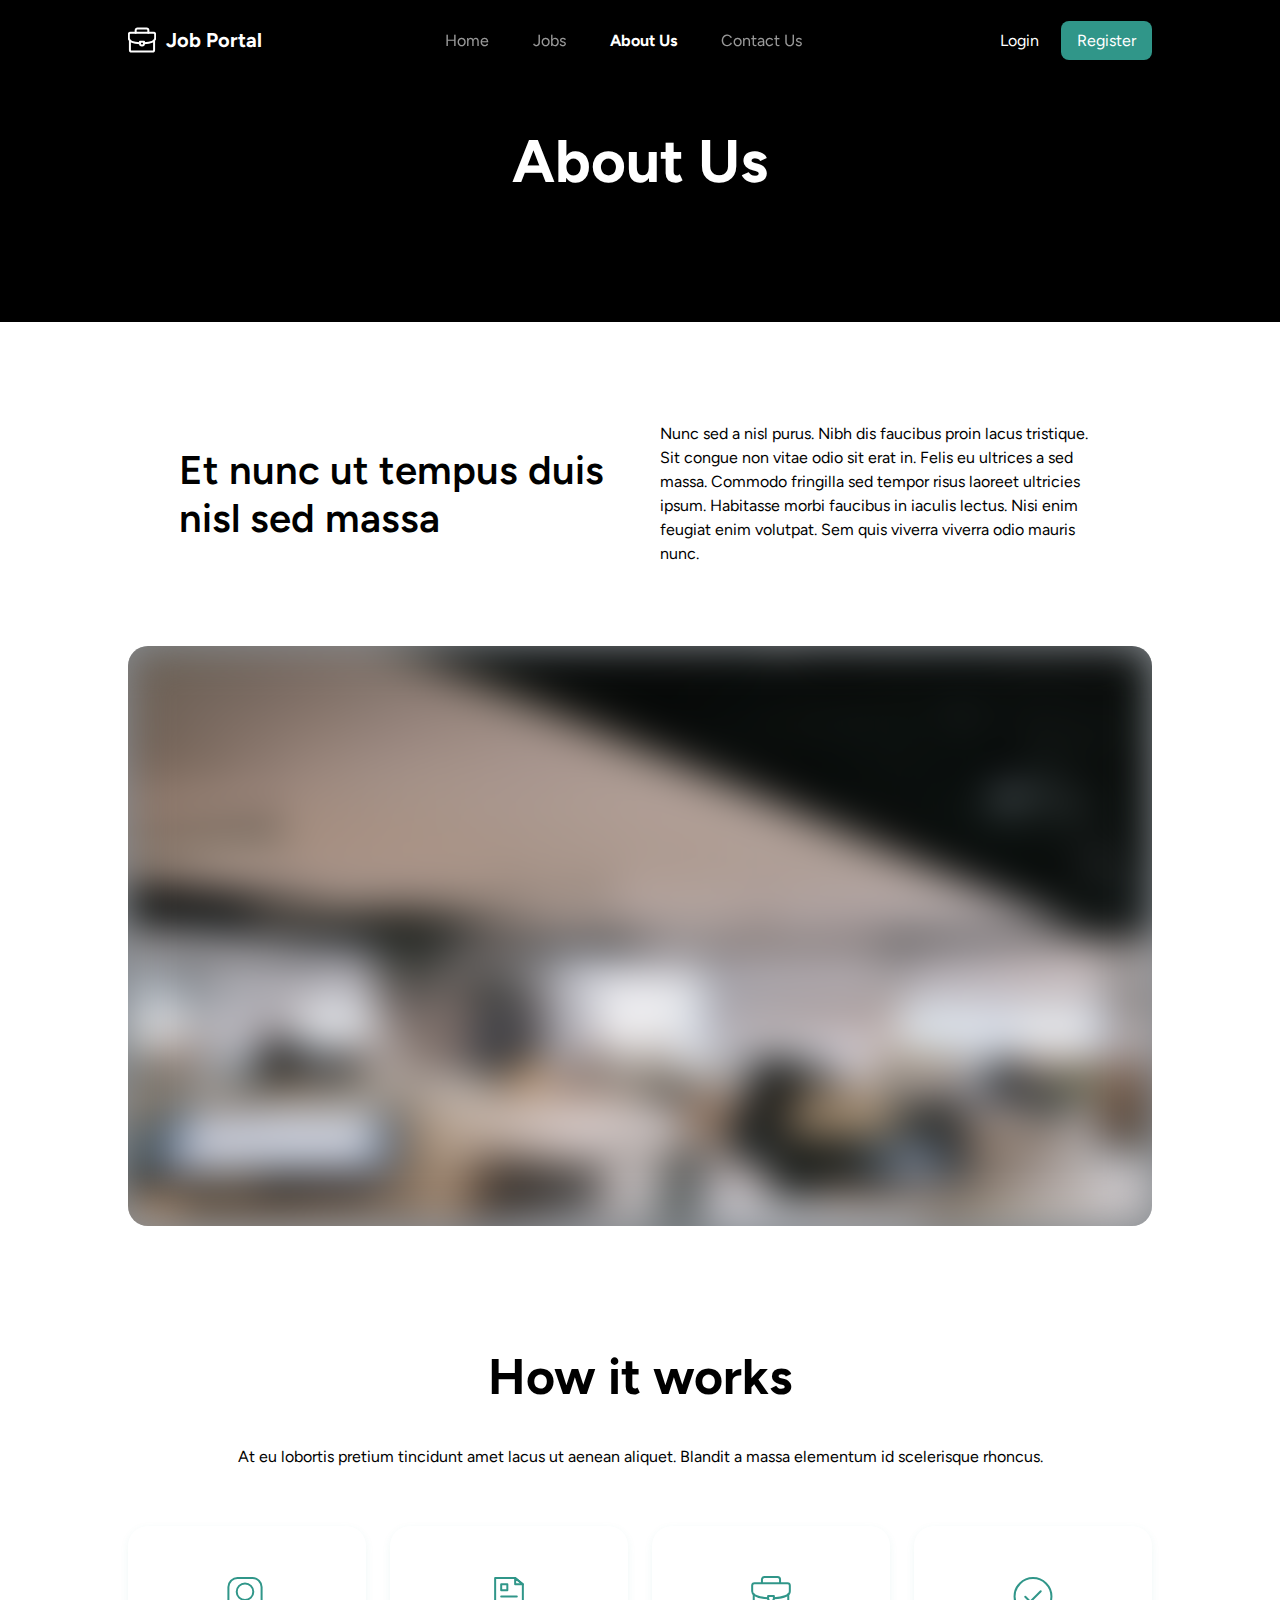
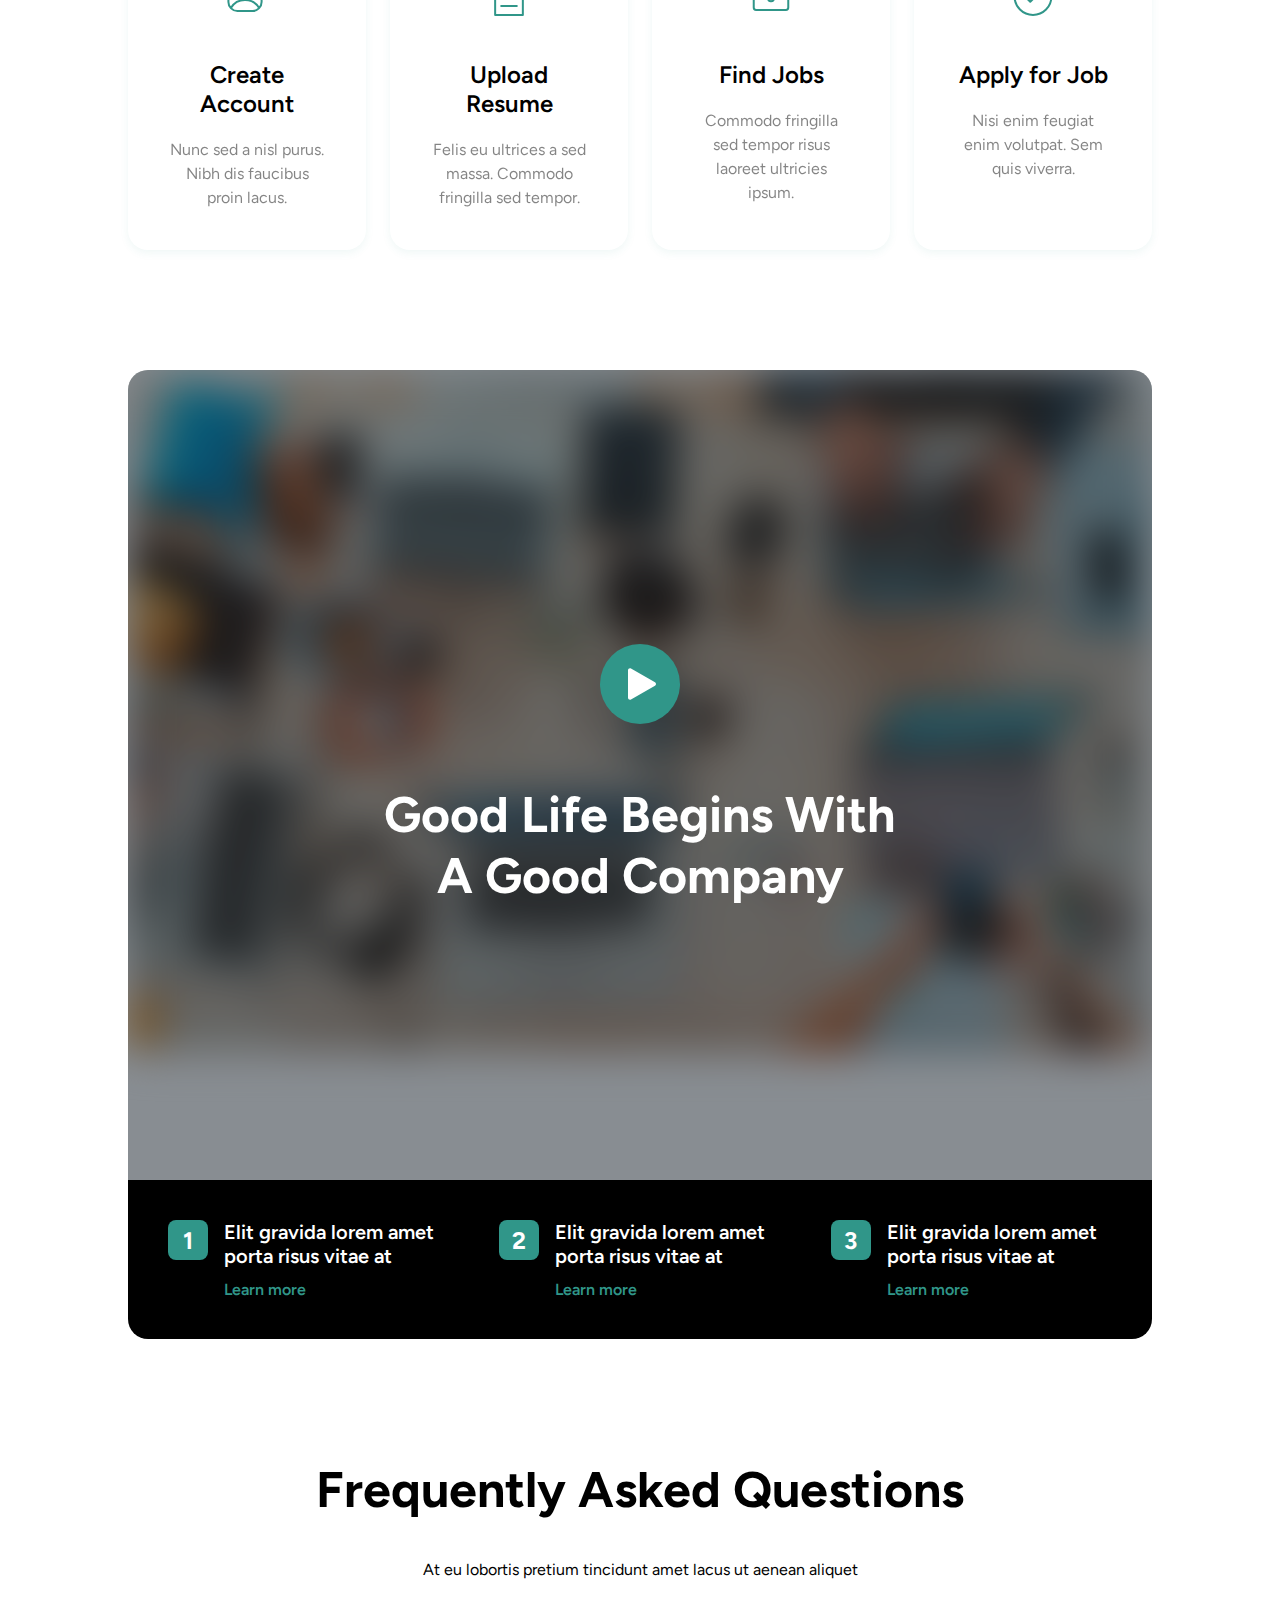
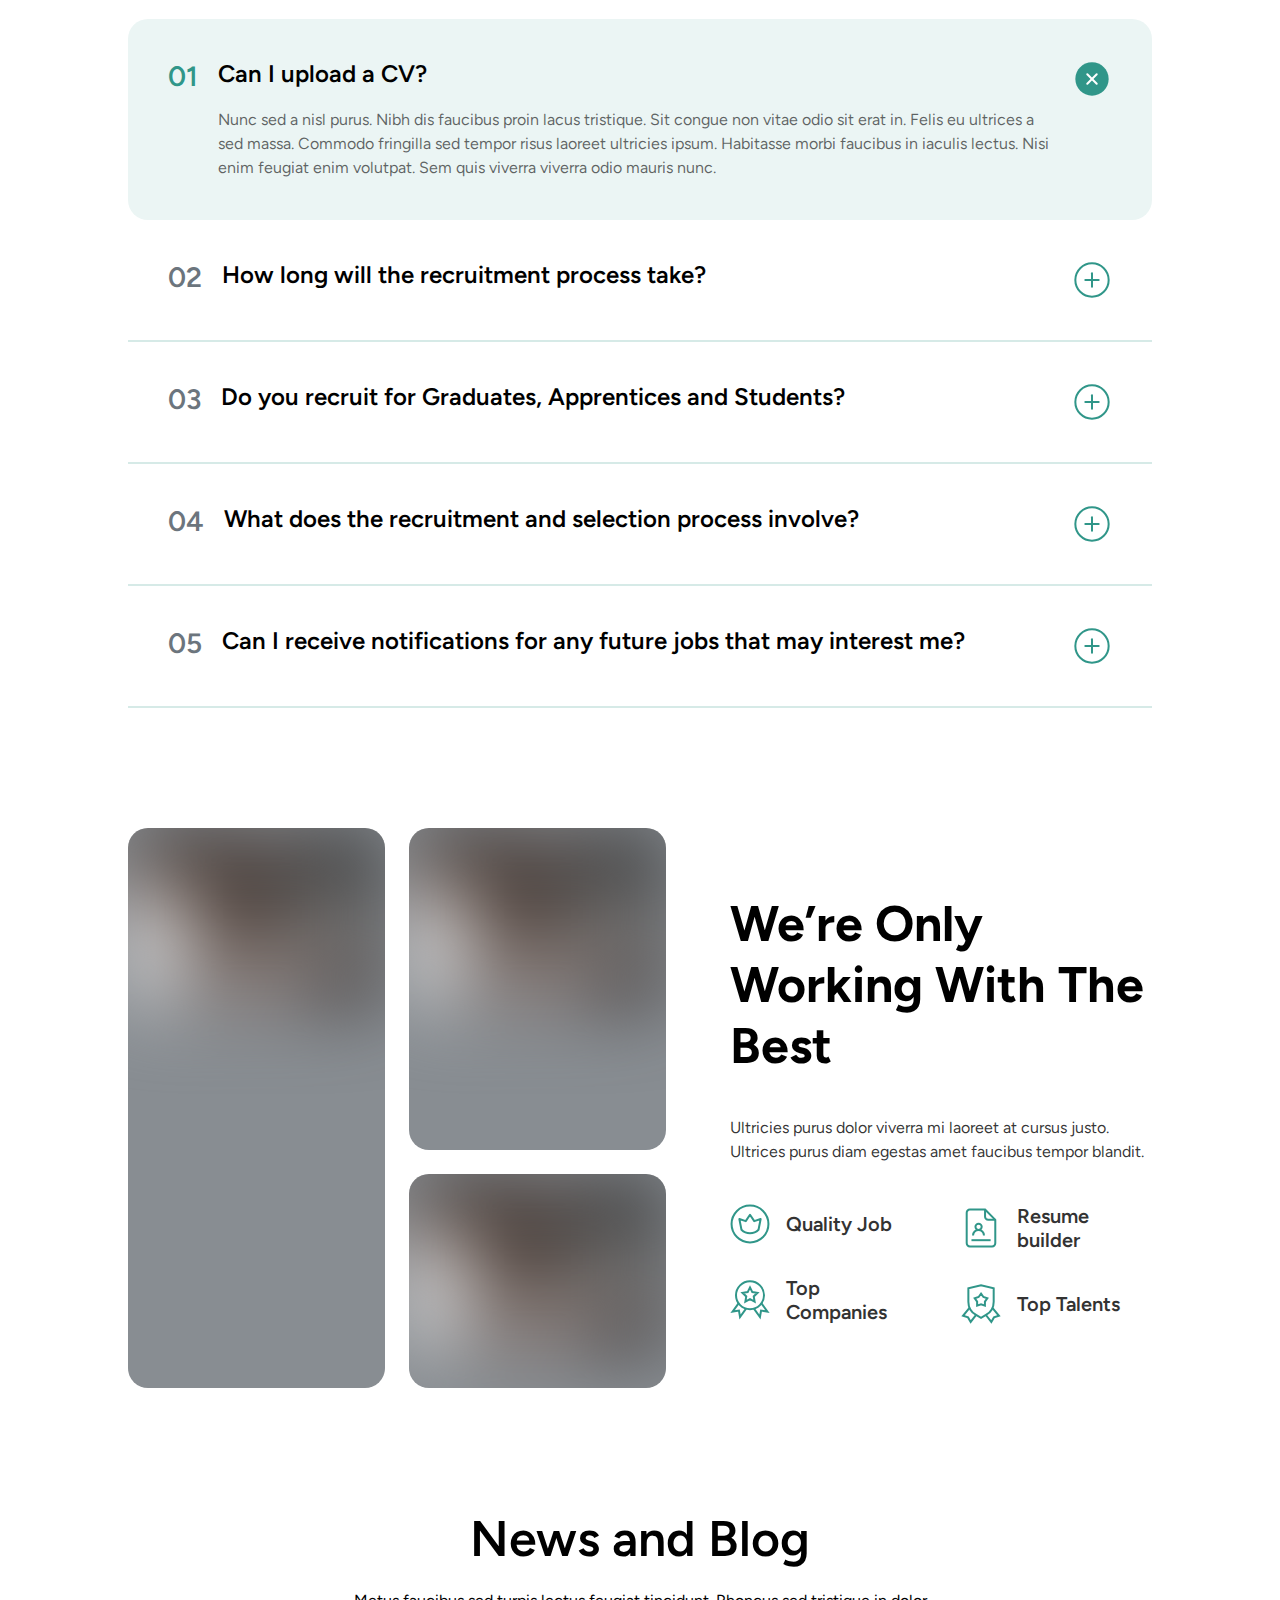
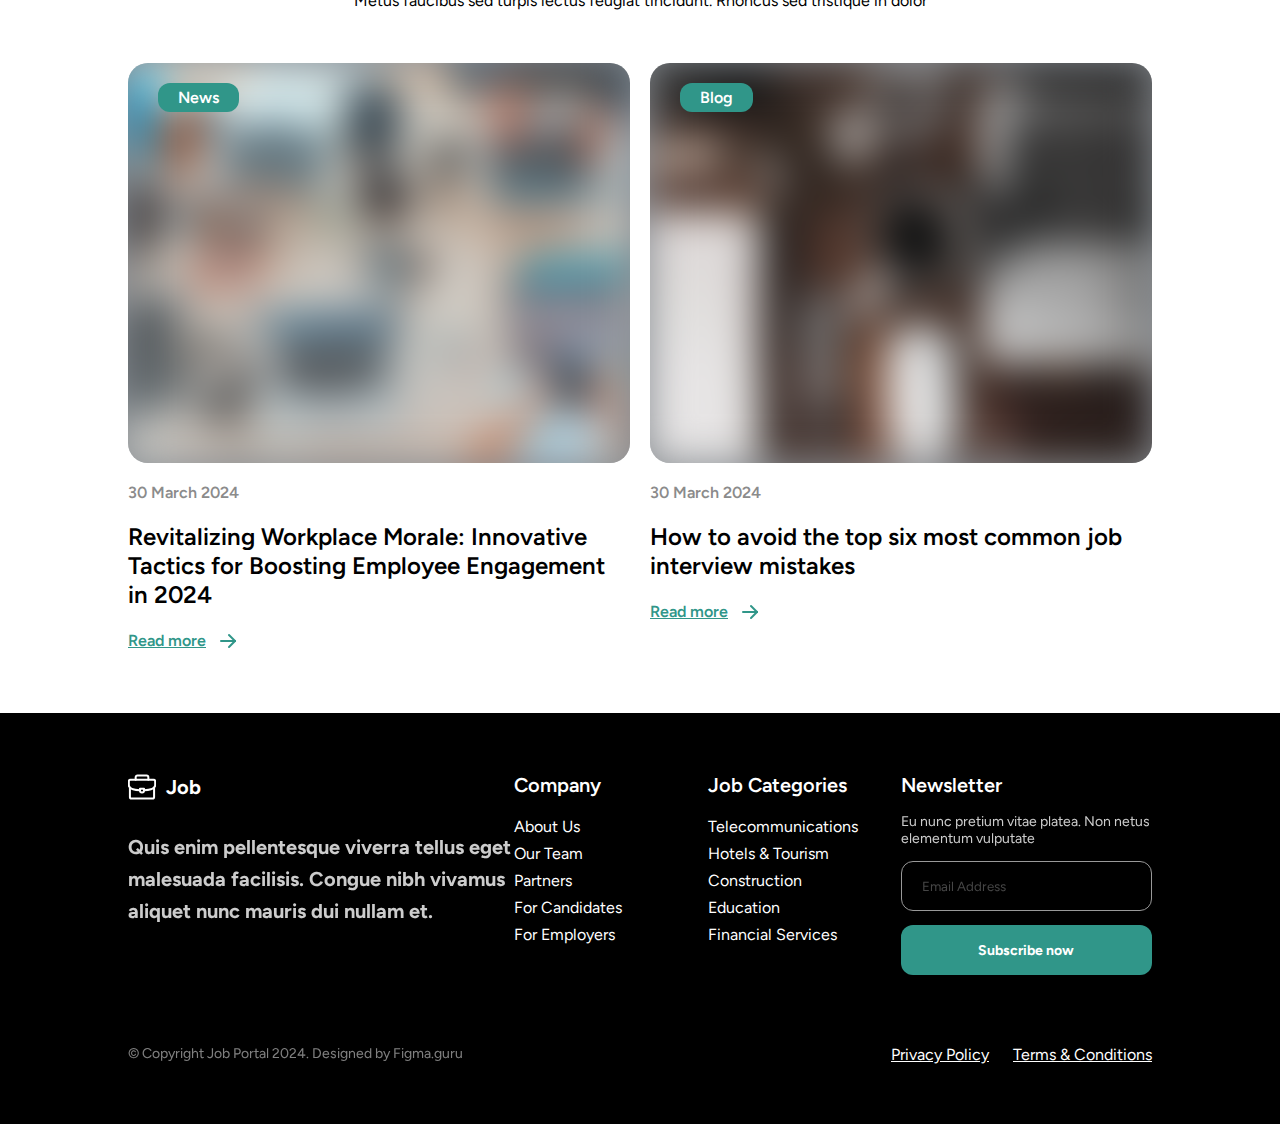
<file: about-us.html>
<!DOCTYPE html>
<html lang="en">
  <head>
    <meta charset="UTF-8" />
    <meta name="viewport" content="width=device-width, initial-scale=1.0" />
    <meta
      name="description"
      content="Find your dream job today with our job portal. Connecting talent with opportunity for career success."
    />
    <meta
      name="keywords"
      content="job portal, job search, careers, employment"
    />
    <meta name="author" content="Giuseppe Gomez, Miguel Garcia & Juan Vargas" />
    <link rel="preconnect" href="https://fonts.googleapis.com" />
    <link rel="preconnect" href="https://fonts.gstatic.com" crossorigin />
    <link
      href="https://fonts.googleapis.com/css2?family=Figtree:ital,wght@0,300..900;1,300..900&display=swap"
      rel="stylesheet"
    />
    <link rel="stylesheet" href="css/general.css" />
    <link rel="stylesheet" href="css/about-us.css" />
    <title>About Us - Job Portal</title>
  </head>

  <body>
    <div class="hero">
      <header>
        <a class="logo" role="banner" href="./index.html" aria-label="Homepage">
          <img src="./assets/svg/briefcase.svg" alt="Job Portal Logo" />
          <p class="desktop">Job Portal</p>
          <p class="mobile">Job</p>
        </a>
        <nav aria-label="Main Navigation">
          <ul>
            <li><a href="./index.html">Home</a></li>
            <li><a href="./jobs.html">Jobs</a></li>
            <li><a href="./about-us.html" class="active">About Us</a></li>
            <li><a href="./contact-us.html">Contact Us</a></li>
          </ul>
        </nav>
        <div>
          <button class="login-btn" aria-label="Login to your account">
            Login
          </button>
          <button class="register-btn" aria-label="Create a new account">
            Register
          </button>
        </div>
      </header>

      <div class="title">
        <h1>About Us</h1>
      </div>
    </div>
    <main>
      <section class="info-block-1" aria-labelledby="Info 1">
        <div class="container">
          <div class="content">
            <h2 id="info-block-title">Et nunc ut tempus duis nisl sed massa</h2>
            <p>
              Nunc sed a nisl purus. Nibh dis faucibus proin lacus tristique.
              Sit congue non vitae odio sit erat in. Felis eu ultrices a sed
              massa. Commodo fringilla sed tempor risus laoreet ultricies ipsum.
              Habitasse morbi faucibus in iaculis lectus. Nisi enim feugiat enim
              volutpat. Sem quis viverra viverra odio mauris nunc.
            </p>
          </div>

          <div class="bg-img-wrapper">
            <img
              src="./assets/img/infoblockimg.webp"
              alt="Illustration of a person searching for job opportunities"
              aria-hidden="true"
            />
          </div>
        </div>
      </section>

      <section class="how-it-works" aria-label="How It Works Section">
        <div class="container">
          <h2 aria-label="Section Title">How it works</h2>
          <p aria-label="Section Description">
            At eu lobortis pretium tincidunt amet lacus ut aenean aliquet.
            Blandit a massa elementum id scelerisque rhoncus.
          </p>
          <div class="steps" aria-label="Process Steps">
            <div class="step" aria-label="Step 1: Create Account">
              <div class="icon">
                <img
                  src="./assets/svg/account.svg"
                  alt="Account Icon"
                  aria-hidden="true"
                />
              </div>
              <div class="content">
                <div class="step-title" aria-label="Step Title">
                  Create Account
                </div>
                <p aria-label="Step Description">
                  Nunc sed a nisl purus. Nibh dis faucibus proin lacus.
                </p>
              </div>
            </div>
            <div class="step" aria-label="Step 2: Upload Resume">
              <div class="icon">
                <img
                  src="./assets/svg/resume.svg"
                  alt="Resume Icon"
                  aria-hidden="true"
                />
              </div>
              <div class="content">
                <div class="step-title" aria-label="Step Title">
                  Upload Resume
                </div>
                <p aria-label="Step Description">
                  Felis eu ultrices a sed massa. Commodo fringilla sed tempor.
                </p>
              </div>
            </div>
            <div class="step" aria-label="Step 3: Find Jobs">
              <div class="icon">
                <img
                  src="./assets/svg/job.svg"
                  alt="Job Search Icon"
                  aria-hidden="true"
                />
              </div>
              <div class="content">
                <div class="step-title" aria-label="Step Title">Find Jobs</div>
                <p aria-label="Step Description">
                  Commodo fringilla sed tempor risus laoreet ultricies ipsum.
                </p>
              </div>
            </div>
            <div class="step" aria-label="Step 4: Apply for Job">
              <div class="icon">
                <img
                  src="./assets/svg/apply.svg"
                  alt="Apply Icon"
                  aria-hidden="true"
                />
              </div>
              <div class="content">
                <div class="step-title" aria-label="Step Title">
                  Apply for Job
                </div>
                <p aria-label="Step Description">
                  Nisi enim feugiat enim volutpat. Sem quis viverra.
                </p>
              </div>
            </div>
          </div>
        </div>
      </section>

      <section class="video" aria-labelledby="Video">
        <div class="container">
          <div class="bg-video-wrapper">
            <img
              src="./assets/img/post-1.webp"
              alt="Thumbnail of the company introduction video"
              class="main"
            />
            <div
              class="video-overlay"
              role="button"
              aria-label="Play introduction video"
            >
              <img src="./assets/svg/play.svg" alt="" aria-hidden="true" />
              <p>Good Life Begins With A Good Company</p>
            </div>
          </div>

          <div class="steps" aria-labelledby="steps-title">
            <div class="step">
              <div class="num" aria-hidden="true">1</div>
              <div class="description">
                <p>Elit gravida lorem amet porta risus vitae at</p>
                <a href="#" aria-label="Learn more about step 1">Learn more</a>
              </div>
            </div>

            <div class="step">
              <div class="num" aria-hidden="true">2</div>
              <div class="description">
                <p>Elit gravida lorem amet porta risus vitae at</p>
                <a href="#" aria-label="Learn more about step 2">Learn more</a>
              </div>
            </div>

            <div class="step">
              <div class="num" aria-hidden="true">3</div>
              <div class="description">
                <p>Elit gravida lorem amet porta risus vitae at</p>
                <a href="#" aria-label="Learn more about step 3">Learn more</a>
              </div>
            </div>
          </div>
        </div>
      </section>

      <section class="faq" aria-labelledby="Frequently asked questions">
        <div class="container">
          <div class="title">
            <h2>Frequently Asked Questions</h2>
            <p>At eu lobortis pretium tincidunt amet lacus ut aenean aliquet</p>
          </div>
          <div class="questions">
            <div class="question-open">
              <div class="content">
                <span class="question-number" aria-hidden="true">01</span>
                <div class="question-text">
                  <span class="question-title">Can I upload a CV?</span>
                  <span class="question-answer">
                    Nunc sed a nisl purus. Nibh dis faucibus proin lacus
                    tristique. Sit congue non vitae odio sit erat in. Felis eu
                    ultrices a sed massa. Commodo fringilla sed tempor risus
                    laoreet ultricies ipsum. Habitasse morbi faucibus in iaculis
                    lectus. Nisi enim feugiat enim volutpat. Sem quis viverra
                    viverra odio mauris nunc.
                  </span>
                </div>
              </div>
              <img
                src="./assets/svg/plus-circle-open.svg"
                alt="Collapse answer"
                class="toggle-icon"
              />
            </div>
            <div class="question">
              <div class="content">
                <span class="question-number" aria-hidden="true">02</span>
                <div class="question-text">
                  <span class="question-title"
                    >How long will the recruitment process take?</span
                  >
                </div>
              </div>
              <img
                src="./assets/svg/plus-circle-close.svg"
                alt="Expand answer"
                class="toggle-icon"
              />
            </div>
            <div class="question">
              <div class="content">
                <span class="question-number" aria-hidden="true">03</span>
                <div class="question-text">
                  <span class="question-title"
                    >Do you recruit for Graduates, Apprentices and
                    Students?</span
                  >
                </div>
              </div>
              <img
                src="./assets/svg/plus-circle-close.svg"
                alt="Expand answer"
                class="toggle-icon"
              />
            </div>
            <div class="question">
              <div class="content">
                <span class="question-number" aria-hidden="true">04</span>
                <div class="question-text">
                  <span class="question-title"
                    >What does the recruitment and selection process
                    involve?</span
                  >
                </div>
              </div>
              <img
                src="./assets/svg/plus-circle-close.svg"
                alt="Expand answer"
                class="toggle-icon"
              />
            </div>
            <div class="question">
              <div class="content">
                <span class="question-number" aria-hidden="true">05</span>
                <div class="question-text">
                  <span class="question-title"
                    >Can I receive notifications for any future jobs that may
                    interest me?</span
                  >
                </div>
              </div>
              <img
                src="./assets/svg/plus-circle-close.svg"
                alt="Expand answer"
                class="toggle-icon"
              />
            </div>
          </div>
        </div>
      </section>

      <section class="info-block-2" aria-labelledby="Info 2">
        <div class="container">
          <div class="images-wrapper">
            <div class="bg-img-wrapper">
              <img src="./assets/img/post-2.webp" alt="Team collaboration" />
            </div>
            <div class="image-column">
              <div class="bg-img-wrapper">
                <img
                  src="./assets/img/post-2.webp"
                  alt="Professional workspace"
                />
              </div>
              <div class="bg-img-wrapper">
                <img src="./assets/img/post-2.webp" alt="Creative meeting" />
              </div>
            </div>
          </div>

          <div class="content">
            <h2>We’re Only Working With The Best</h2>
            <p>
              Ultricies purus dolor viverra mi laoreet at cursus justo. Ultrices
              purus diam egestas amet faucibus tempor blandit.
            </p>

            <div class="logos-grid">
              <div class="logos-column">
                <div class="logo-item">
                  <img
                    src="./assets/svg/quality-j.svg"
                    alt="Quality Job logo"
                  />
                  <p>Quality Job</p>
                </div>
                <div class="logo-item">
                  <img src="./assets/svg/top-c.svg" alt="Top Companies logo" />
                  <p>Top Companies</p>
                </div>
              </div>
              <div class="logos-column">
                <div class="logo-item">
                  <img
                    src="./assets/svg/resume-b.svg"
                    alt="Resume Builder logo"
                  />
                  <p>Resume builder</p>
                </div>
                <div class="logo-item">
                  <img src="./assets/svg/top-t.svg" alt="Top Talents logo" />
                  <p>Top Talents</p>
                </div>
              </div>
            </div>
          </div>
        </div>
      </section>

      <section class="blog" aria-label="Blog">
        <div class="container">
          <h2>News and Blog</h2>
          <div class="wrapper">
            <p class="description">
              Metus faucibus sed turpis lectus feugiat tincidunt. Rhoncus sed
              tristique in dolor
            </p>
          </div>
          <div class="posts">
            <div class="post">
              <div class="img-wrapper">
                <div class="tag">News</div>
                <img src="./assets/img/post-1.webp" alt="Post 1" />
              </div>
              <div class="content">
                <p class="date">30 March 2024</p>
                <h3 class="title">
                  Revitalizing Workplace Morale: Innovative Tactics for Boosting
                  Employee Engagement in 2024
                </h3>
                <a href="#" class="read-more-link">
                  <p>Read more</p>
                  <svg
                    xmlns="http://www.w3.org/2000/svg"
                    width="24"
                    height="24"
                    viewBox="0 0 24 24"
                    fill="none"
                    stroke="currentColor"
                    stroke-width="2"
                    stroke-linecap="round"
                    stroke-linejoin="round"
                    class="icon icon-tabler icons-tabler-outline icon-tabler-arrow-right"
                    aria-label="Read More"
                  >
                    <path stroke="none" d="M0 0h24v24H0z" fill="none" />
                    <path d="M5 12l14 0" />
                    <path d="M13 18l6 -6" />
                    <path d="M13 6l6 6" />
                  </svg>
                </a>
              </div>
            </div>
            <div class="post">
              <div class="img-wrapper">
                <div class="tag">Blog</div>
                <img src="./assets/img/post-2.webp" alt="Post 2" />
              </div>
              <div class="content">
                <p class="date">30 March 2024</p>
                <h3 class="title">
                  How to avoid the top six most common job interview mistakes
                </h3>
                <a href="#" class="read-more-link"
                  >Read more<svg
                    xmlns="http://www.w3.org/2000/svg"
                    width="24"
                    height="24"
                    viewBox="0 0 24 24"
                    fill="none"
                    stroke="currentColor"
                    stroke-width="2"
                    stroke-linecap="round"
                    stroke-linejoin="round"
                    class="icon icon-tabler icons-tabler-outline icon-tabler-arrow-right"
                    aria-label="Read More"
                  >
                    <path stroke="none" d="M0 0h24v24H0z" fill="none" />
                    <path d="M5 12l14 0" />
                    <path d="M13 18l6 -6" />
                    <path d="M13 6l6 6" />
                  </svg>
                </a>
              </div>
            </div>
          </div>
        </div>
      </section>
    </main>
    <footer role="contentinfo">
      <div class="container">
        <div class="relevant">
          <div class="description">
            <div class="logo" role="img" aria-label="Job Portal Logo">
              <img src="./assets/svg/briefcase.svg" alt="Job Portal Logo" />
              <p>Job</p>
            </div>
            <p>
              Quis enim pellentesque viverra tellus eget malesuada facilisis.
              Congue nibh vivamus aliquet nunc mauris dui nullam et.
            </p>
          </div>
          <div class="company">
            <h6>Company</h6>
            <ul>
              <li><a href="#" tabindex="0">About Us</a></li>
              <li><a href="#" tabindex="0">Our Team</a></li>
              <li><a href="#" tabindex="0">Partners</a></li>
              <li><a href="#" tabindex="0">For Candidates</a></li>
              <li><a href="#" tabindex="0">For Employers</a></li>
            </ul>
          </div>
          <div class="categories">
            <h6>Job Categories</h6>
            <ul>
              <li><a href="#" tabindex="0">Telecommunications</a></li>
              <li><a href="#" tabindex="0">Hotels & Tourism</a></li>
              <li><a href="#" tabindex="0">Construction</a></li>
              <li><a href="#" tabindex="0">Education</a></li>
              <li><a href="#" tabindex="0">Financial Services</a></li>
            </ul>
          </div>
          <div class="newsletter">
            <h6>Newsletter</h6>
            <p>Eu nunc pretium vitae platea. Non netus elementum vulputate</p>
            <form action="" aria-label="Newsletter Subscription Form">
              <label for="email" class="visually-hidden">Email Address</label>
              <input
                type="email"
                name="email"
                id="email"
                placeholder="Email Address"
                required
                aria-required="true"
              />
              <button type="submit">Subscribe now</button>
            </form>
          </div>
        </div>
        <div class="info">
          <p class="copyright">
            &copy; Copyright Job Portal 2024. Designed by Figma.guru
          </p>
          <div class="links">
            <a href="#" tabindex="0">Privacy Policy</a>
            <a href="#" tabindex="0">Terms & Conditions</a>
          </div>
        </div>
      </div>
    </footer>
  </body>
</html>
</file>
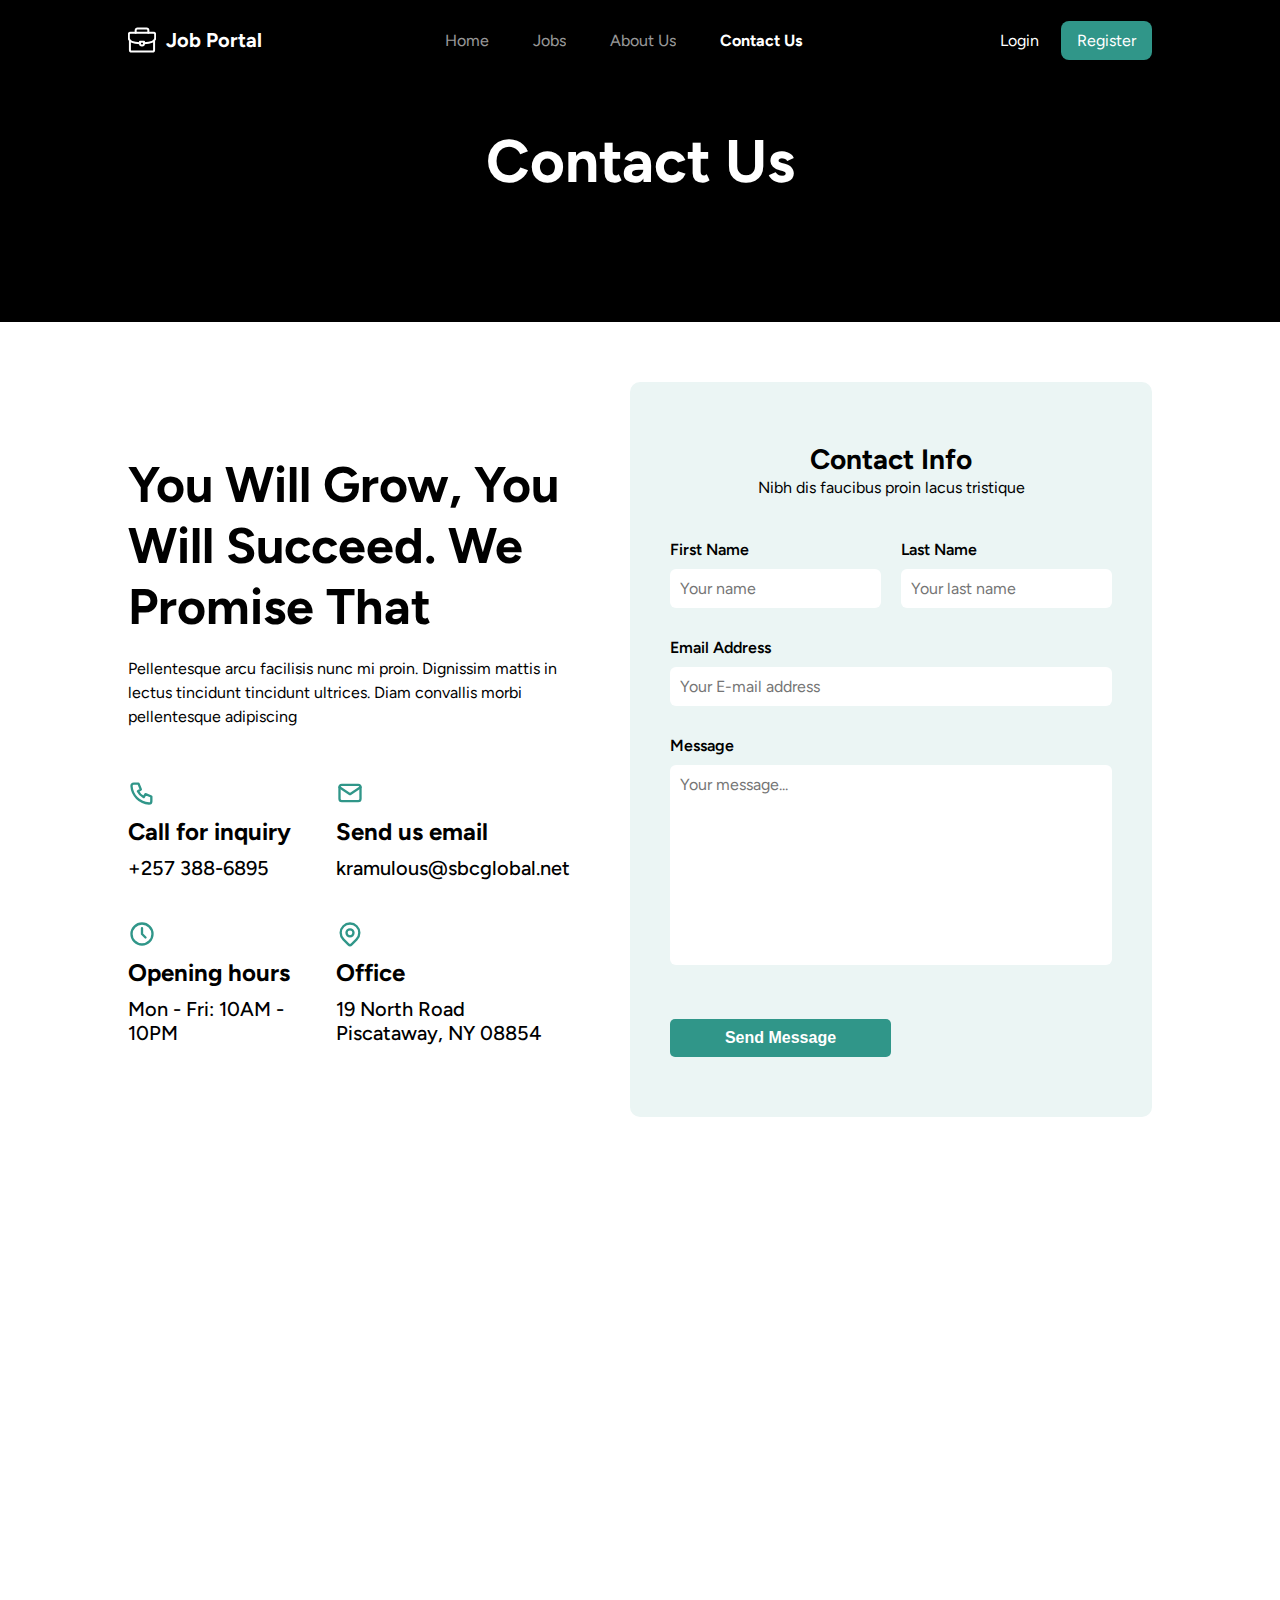
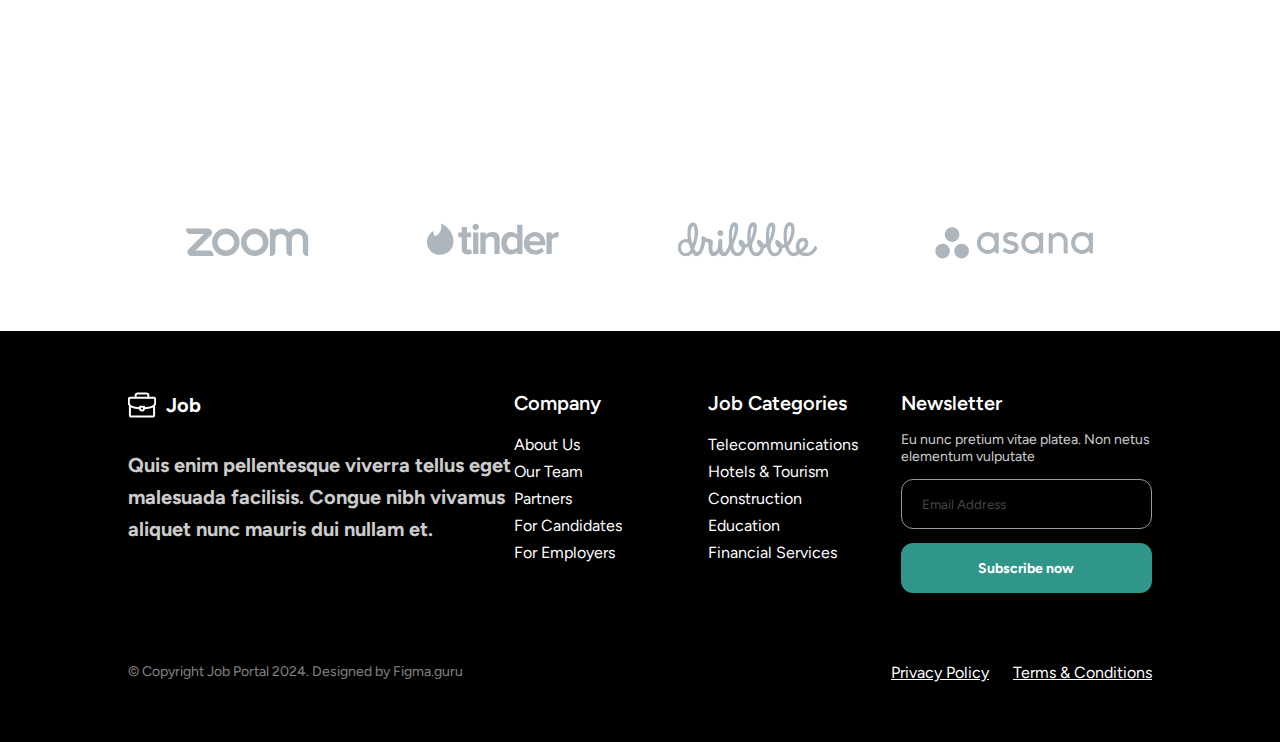
<file: contact-us.html>
<!DOCTYPE html>
<html lang="en">
  <head>
    <meta charset="UTF-8" />
    <meta name="viewport" content="width=device-width, initial-scale=1.0" />
    <meta
      name="description"
      content="Find your dream job today with our job portal. Connecting talent with opportunity for career success."
    />
    <meta
      name="keywords"
      content="job portal, job search, careers, employment"
    />
    <meta name="author" content="Giuseppe Gomez, Miguel Garcia & Juan Vargas" />
    <link rel="preconnect" href="https://fonts.googleapis.com" />
    <link rel="preconnect" href="https://fonts.gstatic.com" crossorigin />
    <link
      href="https://fonts.googleapis.com/css2?family=Figtree:ital,wght@0,300..900;1,300..900&display=swap"
      rel="stylesheet"
    />
    <link rel="stylesheet" href="./css/general.css" />
    <link rel="stylesheet" href="./css/contact-us.css" />
    <title>Contact Us - Job Portal</title>
  </head>
  <body>
    <div class="hero" role="banner">
      <header>
        <a class="logo" role="img" href="./index.html" aria-label="Homepage">
          <img src="./assets/svg/briefcase.svg" alt="Job Portal Logo" />
          <p class="desktop">Job Portal</p>
          <p class="mobile">Job</p>
        </a>
        <nav aria-label="Main Navigation">
          <ul>
            <li><a href="./index.html">Home</a></li>
            <li><a href="./jobs.html">Jobs</a></li>
            <li><a href="./about-us.html">About Us</a></li>
            <li><a href="./contact-us.html" class="active">Contact Us</a></li>
          </ul>
        </nav>
        <div>
          <button class="login-btn" aria-label="Login to your account">
            Login
          </button>
          <button class="register-btn" aria-label="Create a new account">
            Register
          </button>
        </div>
      </header>

      <div class="title"><h1>Contact Us</h1></div>
    </div>

    <main role="main">
      <section class="info" aria-labelledby="contact-info">
        <div class="container">
          <div class="information">
            <h2 id="contact-info">
              You Will Grow, You Will Succeed. We Promise That
            </h2>
            <p>
              Pellentesque arcu facilisis nunc mi proin. Dignissim mattis in
              lectus tincidunt tincidunt ultrices. Diam convallis morbi
              pellentesque adipiscing
            </p>
            <div class="items">
              <div class="item" role="article">
                <svg
                  xmlns="http://www.w3.org/2000/svg"
                  width="24"
                  height="24"
                  viewBox="0 0 24 24"
                  fill="none"
                  stroke="currentColor"
                  stroke-width="2"
                  stroke-linecap="round"
                  stroke-linejoin="round"
                  class="icon icon-tabler icons-tabler-outline icon-tabler-phone"
                >
                  <path stroke="none" d="M0 0h24v24H0z" fill="none" />
                  <path
                    d="M5 4h4l2 5l-2.5 1.5a11 11 0 0 0 5 5l1.5 -2.5l5 2v4a2 2 0 0 1 -2 2a16 16 0 0 1 -15 -15a2 2 0 0 1 2 -2"
                  />
                </svg>
                <p class="title">Call for inquiry</p>
                <p class="value">+257 388-6895</p>
              </div>
              <div class="item" role="article">
                <svg
                  xmlns="http://www.w3.org/2000/svg"
                  width="24"
                  height="24"
                  viewBox="0 0 24 24"
                  fill="none"
                  stroke="currentColor"
                  stroke-width="2"
                  stroke-linecap="round"
                  stroke-linejoin="round"
                  class="icon icon-tabler icons-tabler-outline icon-tabler-mail"
                >
                  <path stroke="none" d="M0 0h24v24H0z" fill="none" />
                  <path
                    d="M3 7a2 2 0 0 1 2 -2h14a2 2 0 0 1 2 2v10a2 2 0 0 1 -2 2h-14a2 2 0 0 1 -2 -2v-10z"
                  />
                  <path d="M3 7l9 6l9 -6" />
                </svg>
                <p class="title">Send us email</p>
                <p class="value">kramulous@sbcglobal.net</p>
              </div>
              <div class="item" role="article">
                <svg
                  xmlns="http://www.w3.org/2000/svg"
                  width="24"
                  height="24"
                  viewBox="0 0 24 24"
                  fill="none"
                  stroke="currentColor"
                  stroke-width="2"
                  stroke-linecap="round"
                  stroke-linejoin="round"
                  class="icon icon-tabler icons-tabler-outline icon-tabler-clock"
                >
                  <path stroke="none" d="M0 0h24v24H0z" fill="none" />
                  <path d="M3 12a9 9 0 1 0 18 0a9 9 0 0 0 -18 0" />
                  <path d="M12 7v5l3 3" />
                </svg>
                <p class="title">Opening hours</p>
                <p class="value">Mon - Fri: 10AM - 10PM</p>
              </div>
              <div class="item" role="article">
                <svg
                  xmlns="http://www.w3.org/2000/svg"
                  width="24"
                  height="24"
                  viewBox="0 0 24 24"
                  fill="none"
                  stroke="currentColor"
                  stroke-width="2"
                  stroke-linecap="round"
                  stroke-linejoin="round"
                  class="icon icon-tabler icons-tabler-outline icon-tabler-map-pin"
                >
                  <path stroke="none" d="M0 0h24v24H0z" fill="none" />
                  <path d="M9 11a3 3 0 1 0 6 0a3 3 0 0 0 -6 0" />
                  <path
                    d="M17.657 16.657l-4.243 4.243a2 2 0 0 1 -2.827 0l-4.244 -4.243a8 8 0 1 1 11.314 0z"
                  />
                </svg>
                <p class="title">Office</p>
                <p class="value">19 North Road Piscataway, NY 08854</p>
              </div>
            </div>
          </div>
          <div class="contact" aria-labelledby="contact-form">
            <h3 id="contact-form">Contact Info</h3>
            <p>Nibh dis faucibus proin lacus tristique</p>
            <form action="" aria-label="Contact Form">
              <div class="wrapper">
                <div class="form-group">
                  <label for="first-name" class="visually-hidden"
                    >First Name</label
                  >
                  <input
                    type="text"
                    id="first-name"
                    name="first-name"
                    placeholder="Your name"
                    required
                  />
                </div>
                <div class="form-group">
                  <label for="last-name" class="visually-hidden"
                    >Last Name</label
                  >
                  <input
                    type="text"
                    id="last-name"
                    name="last-name"
                    placeholder="Your last name"
                    required
                  />
                </div>
              </div>
              <div class="form-group">
                <label for="email" class="visually-hidden">Email Address</label>
                <input
                  type="email"
                  id="email"
                  name="email"
                  placeholder="Your E-mail address"
                  required
                />
              </div>
              <div class="form-group">
                <label for="message" class="visually-hidden">Message</label>
                <textarea
                  id="message"
                  name="message"
                  placeholder="Your message..."
                  required
                ></textarea>
              </div>
              <button
                type="submit"
                class="send-message-btn"
                aria-label="Send your message"
              >
                Send Message
              </button>
            </form>
          </div>
        </div>
      </section>
      <section class="map" aria-labelledby="map-title">
        <div class="container">
          <iframe
            width="600"
            height="450"
            frameborder="0"
            scrolling="no"
            marginheight="0"
            marginwidth="0"
            src="https://www.openstreetmap.org/export/embed.html?bbox=-122.09,37.42,-122.07,37.43&amp;layer=mapnik&amp;marker=37.42199,-122.084"
            title="Map showing the location"
            aria-label="Map showing the location"
          >
          </iframe>
        </div>
      </section>
      <div class="logos" role="group" aria-label="Company logos">
        <div class="container">
          <img src="./assets/svg/logos/zoom.svg" alt="Zoom logo" />
          <img src="./assets/svg/logos/tinder.svg" alt="Tinder logo" />
          <img src="./assets/svg/logos/dribbble.svg" alt="Dribbble logo" />
          <img src="./assets/svg/logos/asana-alt.svg" alt="Asana logo" />
        </div>
      </div>
    </main>

    <footer role="contentinfo">
      <div class="container">
        <div class="relevant">
          <div class="description">
            <div class="logo" role="img" aria-label="Job Portal Logo">
              <img src="./assets/svg/briefcase.svg" alt="Job Portal Logo" />
              <p>Job</p>
            </div>
            <p>
              Quis enim pellentesque viverra tellus eget malesuada facilisis.
              Congue nibh vivamus aliquet nunc mauris dui nullam et.
            </p>
          </div>
          <div class="company">
            <h6>Company</h6>
            <ul>
              <li><a href="#" tabindex="0">About Us</a></li>
              <li><a href="#" tabindex="0">Our Team</a></li>
              <li><a href="#" tabindex="0">Partners</a></li>
              <li><a href="#" tabindex="0">For Candidates</a></li>
              <li><a href="#" tabindex="0">For Employers</a></li>
            </ul>
          </div>
          <div class="categories">
            <h6>Job Categories</h6>
            <ul>
              <li><a href="#" tabindex="0">Telecommunications</a></li>
              <li><a href="#" tabindex="0">Hotels & Tourism</a></li>
              <li><a href="#" tabindex="0">Construction</a></li>
              <li><a href="#" tabindex="0">Education</a></li>
              <li><a href="#" tabindex="0">Financial Services</a></li>
            </ul>
          </div>
          <div class="newsletter">
            <h6>Newsletter</h6>
            <p>Eu nunc pretium vitae platea. Non netus elementum vulputate</p>
            <form action="" aria-label="Newsletter Subscription Form">
              <label for="newsletter-email" class="visually-hidden"
                >Email Address</label
              >
              <input
                type="email"
                name="email"
                id="newsletter-email"
                placeholder="Email Address"
                required
                aria-required="true"
              />
              <button type="submit" aria-label="Subscribe to newsletter">
                Subscribe now
              </button>
            </form>
          </div>
        </div>
        <div class="info">
          <p class="copyright">
            &copy; Copyright Job Portal 2024. Designed by Figma.guru
          </p>
          <div class="links">
            <a href="#" tabindex="0">Privacy Policy</a>
            <a href="#" tabindex="0">Terms & Conditions</a>
          </div>
        </div>
      </div>
    </footer>
  </body>
</html>
</file>
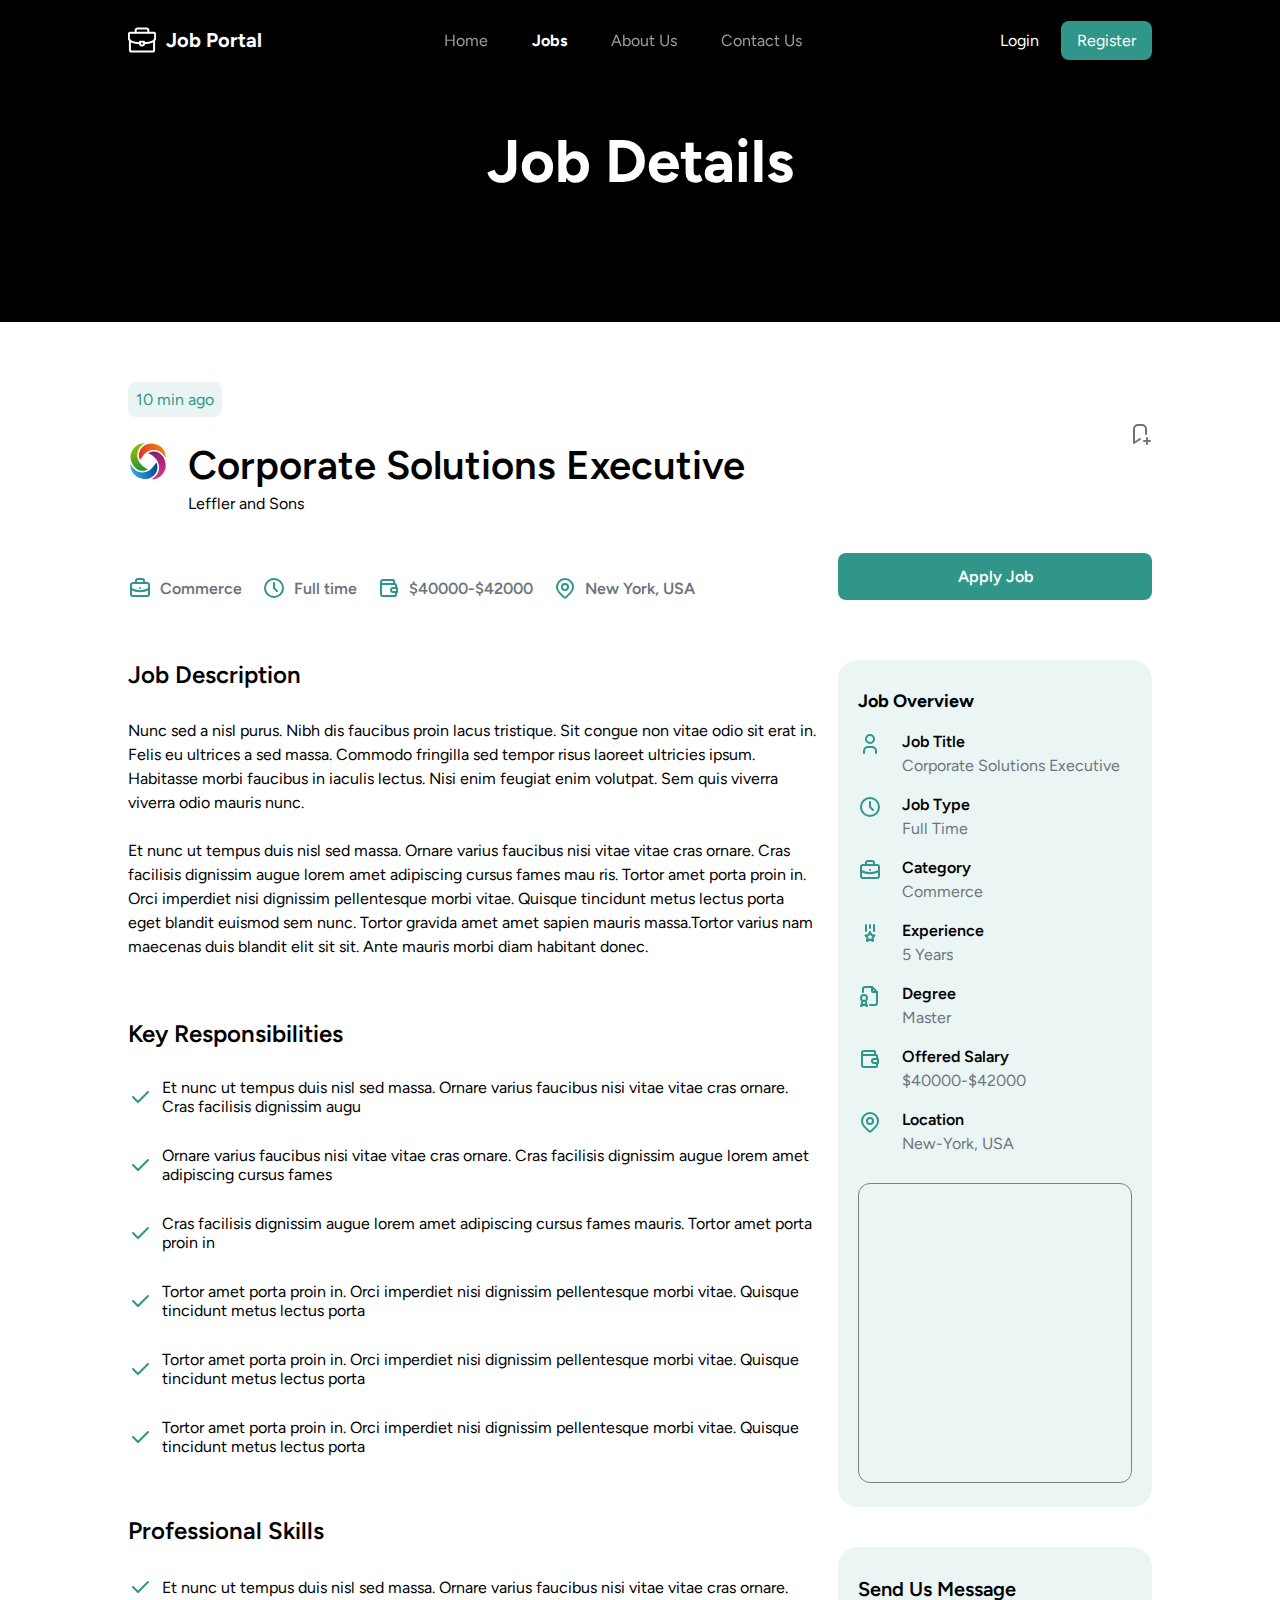
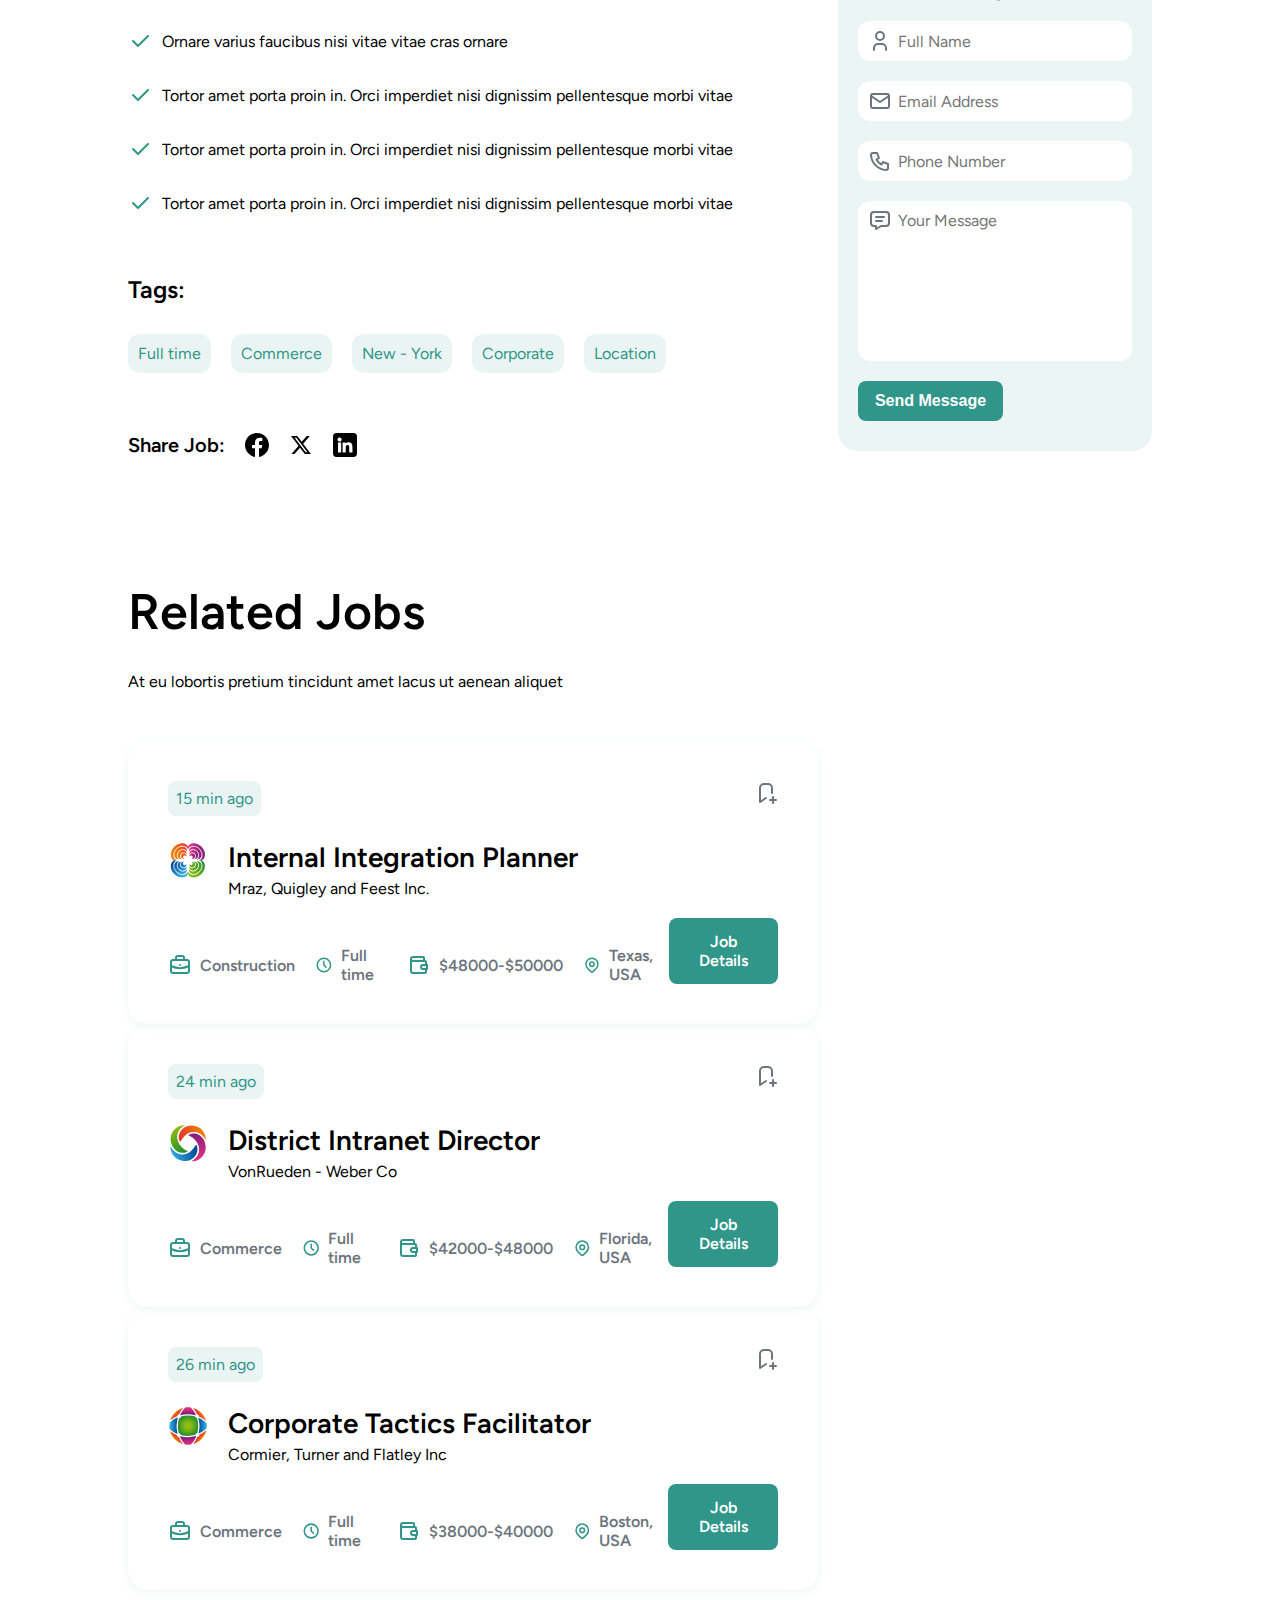
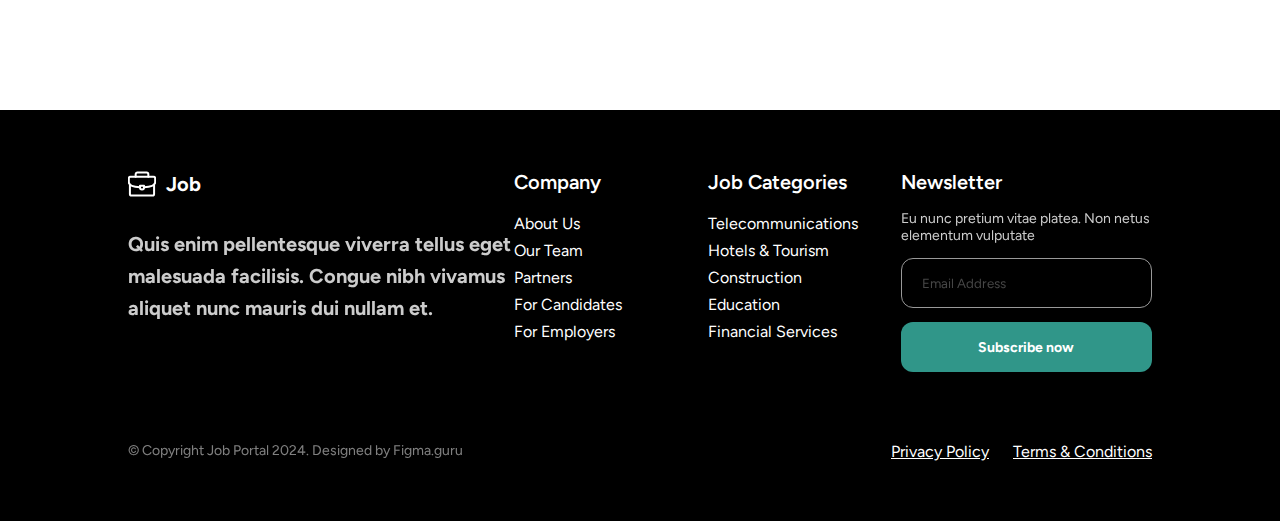
<file: job-details.html>
<!DOCTYPE html>
<html lang="en">
  <head>
    <meta charset="UTF-8" />
    <meta name="viewport" content="width=device-width, initial-scale=1.0" />
    <meta
      name="description"
      content="Find your dream job today with our job portal. Connecting talent with opportunity for career success."
    />
    <meta
      name="keywords"
      content="job portal, job search, careers, employment"
    />
    <meta name="author" content="Giuseppe Gomez, Miguel Garcia & Juan Vargas" />
    <link rel="preconnect" href="https://fonts.googleapis.com" />
    <link rel="preconnect" href="https://fonts.gstatic.com" crossorigin />
    <link
      href="https://fonts.googleapis.com/css2?family=Figtree:ital,wght@0,300..900;1,300..900&display=swap"
      rel="stylesheet"
    />
    <link rel="stylesheet" href="./css/general.css" />
    <link rel="stylesheet" href="./css/job-details.css" />
    <title>Job Details - Job Portal</title>
  </head>
  <body>
    <div class="hero" role="banner">
      <header>
        <a class="logo" role="link" href="./index.html" aria-label="Homepage">
          <img src="./assets/svg/briefcase.svg" alt="Job Portal Logo" />
          <p class="desktop">Job Portal</p>
          <p class="mobile">Job</p>
        </a>
        <nav aria-label="Main Navigation">
          <ul>
            <li><a href="./index.html" role="link">Home</a></li>
            <li><a href="./jobs.html" class="active" role="link">Jobs</a></li>
            <li><a href="./about-us.html" role="link">About Us</a></li>
            <li><a href="./contact-us.html" role="link">Contact Us</a></li>
          </ul>
        </nav>
        <div>
          <button
            class="login-btn"
            aria-label="Login to your account"
            role="button"
          >
            Login
          </button>
          <button
            class="register-btn"
            aria-label="Create a new account"
            role="button"
          >
            Register
          </button>
        </div>
      </header>

      <div class="title"><h1>Job Details</h1></div>
    </div>
    <main role="main">
      <section class="details" aria-labelledby="job-details">
        <div class="container">
          <div class="job-info" role="article" aria-label="Job Information">
            <div class="save-btn" role="button" aria-label="Save job">
              <svg
                xmlns="http://www.w3.org/2000/svg"
                width="24"
                height="24"
                viewBox="0 0 24 24"
                fill="none"
                stroke="currentColor"
                stroke-width="2"
                stroke-linecap="round"
                stroke-linejoin="round"
                class="icon icon-tabler icons-tabler-outline icon-tabler-bookmark-plus"
              >
                <path stroke="none" d="M0 0h24v24H0z" fill="none" />
                <path d="M12 17l-6 4v-14a4 4 0 0 1 4 -4h4a4 4 0 0 1 4 4v5" />
                <path d="M16 19h6" />
                <path d="M19 16v6" />
              </svg>
            </div>
            <div class="time" aria-label="Posted 10 minutes ago">
              10 min ago
            </div>
            <div class="details">
              <div class="business-icon" aria-label="Company logo">
                <img
                  src="./assets/svg/business-icons/business-icon-4.svg"
                  alt="Company logo for Leffler and Sons"
                />
              </div>
              <div>
                <h2 class="position" aria-label="Job position">
                  Corporate Solutions Executive
                </h2>
                <p class="location" aria-label="Job location">
                  Leffler and Sons
                </p>
              </div>
            </div>
            <div class="details-2">
              <div class="more-details">
                <div class="item" aria-label="Industry: Commerce">
                  <svg
                    xmlns="http://www.w3.org/2000/svg"
                    width="24"
                    height="24"
                    viewBox="0 0 24 24"
                    fill="none"
                    stroke="currentColor"
                    stroke-width="2"
                    stroke-linecap="round"
                    stroke-linejoin="round"
                    class="icon icon-tabler icons-tabler-outline icon-tabler-briefcase"
                  >
                    <path stroke="none" d="M0 0h24v24H0z" fill="none" />
                    <path
                      d="M3 7m0 2a2 2 0 0 1 2 -2h14a2 2 0 0 1 2 2v9a2 2 0 0 1 -2 2h-14a2 2 0 0 1 -2 -2z"
                    />
                    <path d="M8 7v-2a2 2 0 0 1 2 -2h4a2 2 0 0 1 2 2v2" />
                    <path d="M12 12l0 .01" />
                    <path d="M3 13a20 20 0 0 0 18 0" />
                  </svg>
                  <p>Commerce</p>
                </div>
                <div class="item" aria-label="Job type: Full time">
                  <svg
                    xmlns="http://www.w3.org/2000/svg"
                    width="24"
                    height="24"
                    viewBox="0 0 24 24"
                    fill="none"
                    stroke="currentColor"
                    stroke-width="2"
                    stroke-linecap="round"
                    stroke-linejoin="round"
                    class="icon icon-tabler icons-tabler-outline icon-tabler-clock"
                  >
                    <path stroke="none" d="M0 0h24v24H0z" fill="none" />
                    <path d="M3 12a9 9 0 1 0 18 0a9 9 0 0 0 -18 0" />
                    <path d="M12 7v5l3 3" />
                  </svg>
                  <p>Full time</p>
                </div>
                <div class="item" aria-label="Salary range: $40,000 - $42,000">
                  <svg
                    xmlns="http://www.w3.org/2000/svg"
                    width="24"
                    height="24"
                    viewBox="0 0 24 24"
                    fill="none"
                    stroke="currentColor"
                    stroke-width="2"
                    stroke-linecap="round"
                    stroke-linejoin="round"
                    class="icon icon-tabler icons-tabler-outline icon-tabler-wallet"
                  >
                    <path stroke="none" d="M0 0h24v24H0z" fill="none" />
                    <path
                      d="M17 8v-3a1 1 0 0 0 -1 -1h-10a2 2 0 0 0 0 4h12a1 1 0 0 1 1 1v3m0 4v3a1 1 0 0 1 -1 1h-12a2 2 0 0 1 -2 -2v-12"
                    />
                    <path d="M20 12v4h-4a2 2 0 0 1 0 -4h4" />
                  </svg>
                  <p>$40000-$42000</p>
                </div>
                <div class="item" aria-label="Location: New York, USA">
                  <svg
                    xmlns="http://www.w3.org/2000/svg"
                    width="24"
                    height="24"
                    viewBox="0 0 24 24"
                    fill="none"
                    stroke="currentColor"
                    stroke-width="2"
                    stroke-linecap="round"
                    stroke-linejoin="round"
                    class="icon icon-tabler icons-tabler-outline icon-tabler-map-pin"
                  >
                    <path stroke="none" d="M0 0h24v24H0z" fill="none" />
                    <path d="M9 11a3 3 0 1 0 6 0a3 3 0 0 0 -6 0" />
                    <path
                      d="M17.657 16.657l-4.243 4.243a2 2 0 0 1 -2.827 0l-4.244 -4.243a8 8 0 1 1 11.314 0z"
                    />
                  </svg>
                  <p>New York, USA</p>
                </div>
              </div>
              <a href="./job-details.html">
                <button
                  class="apply-btn"
                  aria-label="Apply for Corporate Solutions Executive"
                  role="button"
                >
                  Apply Job
                </button></a
              >
            </div>
          </div>
          <div class="content">
            <div class="main-content">
              <section class="description" aria-labelledby="job-description">
                <h3 id="job-description">Job Description</h3>
                <p>
                  Nunc sed a nisl purus. Nibh dis faucibus proin lacus
                  tristique. Sit congue non vitae odio sit erat in. Felis eu
                  ultrices a sed massa. Commodo fringilla sed tempor risus
                  laoreet ultricies ipsum. Habitasse morbi faucibus in iaculis
                  lectus. Nisi enim feugiat enim volutpat. Sem quis viverra
                  viverra odio mauris nunc.
                  <br />
                  <br />
                  Et nunc ut tempus duis nisl sed massa. Ornare varius faucibus
                  nisi vitae vitae cras ornare. Cras facilisis dignissim augue
                  lorem amet adipiscing cursus fames mau ris. Tortor amet porta
                  proin in. Orci imperdiet nisi dignissim pellentesque morbi
                  vitae. Quisque tincidunt metus lectus porta eget blandit
                  euismod sem nunc. Tortor gravida amet amet sapien mauris
                  massa.Tortor varius nam maecenas duis blandit elit sit sit.
                  Ante mauris morbi diam habitant donec.
                </p>
              </section>

              <section
                class="key-responsibilities"
                aria-labelledby="key-responsibilities"
              >
                <h3 id="key-responsibilities">Key Responsibilities</h3>
                <ul>
                  <li>
                    <svg
                      xmlns="http://www.w3.org/2000/svg"
                      width="24"
                      height="24"
                      viewBox="0 0 24 24"
                      fill="none"
                      stroke="currentColor"
                      stroke-width="2"
                      stroke-linecap="round"
                      stroke-linejoin="round"
                      class="icon icon-tabler icons-tabler-outline icon-tabler-check"
                    >
                      <path stroke="none" d="M0 0h24v24H0z" fill="none" />
                      <path d="M5 12l5 5l10 -10" />
                    </svg>
                    <p>
                      Et nunc ut tempus duis nisl sed massa. Ornare varius
                      faucibus nisi vitae vitae cras ornare. Cras facilisis
                      dignissim augu
                    </p>
                  </li>
                  <li>
                    <svg
                      xmlns="http://www.w3.org/2000/svg"
                      width="24"
                      height="24"
                      viewBox="0 0 24 24"
                      fill="none"
                      stroke="currentColor"
                      stroke-width="2"
                      stroke-linecap="round"
                      stroke-linejoin="round"
                      class="icon icon-tabler icons-tabler-outline icon-tabler-check"
                    >
                      <path stroke="none" d="M0 0h24v24H0z" fill="none" />
                      <path d="M5 12l5 5l10 -10" />
                    </svg>
                    <p>
                      Ornare varius faucibus nisi vitae vitae cras ornare. Cras
                      facilisis dignissim augue lorem amet adipiscing cursus
                      fames
                    </p>
                  </li>
                  <li>
                    <svg
                      xmlns="http://www.w3.org/2000/svg"
                      width="24"
                      height="24"
                      viewBox="0 0 24 24"
                      fill="none"
                      stroke="currentColor"
                      stroke-width="2"
                      stroke-linecap="round"
                      stroke-linejoin="round"
                      class="icon icon-tabler icons-tabler-outline icon-tabler-check"
                    >
                      <path stroke="none" d="M0 0h24v24H0z" fill="none" />
                      <path d="M5 12l5 5l10 -10" />
                    </svg>
                    <p>
                      Cras facilisis dignissim augue lorem amet adipiscing
                      cursus fames mauris. Tortor amet porta proin in
                    </p>
                  </li>
                  <li>
                    <svg
                      xmlns="http://www.w3.org/2000/svg"
                      width="24"
                      height="24"
                      viewBox="0 0 24 24"
                      fill="none"
                      stroke="currentColor"
                      stroke-width="2"
                      stroke-linecap="round"
                      stroke-linejoin="round"
                      class="icon icon-tabler icons-tabler-outline icon-tabler-check"
                    >
                      <path stroke="none" d="M0 0h24v24H0z" fill="none" />
                      <path d="M5 12l5 5l10 -10" />
                    </svg>
                    <p>
                      Tortor amet porta proin in. Orci imperdiet nisi dignissim
                      pellentesque morbi vitae. Quisque tincidunt metus lectus
                      porta
                    </p>
                  </li>
                  <li>
                    <svg
                      xmlns="http://www.w3.org/2000/svg"
                      width="24"
                      height="24"
                      viewBox="0 0 24 24"
                      fill="none"
                      stroke="currentColor"
                      stroke-width="2"
                      stroke-linecap="round"
                      stroke-linejoin="round"
                      class="icon icon-tabler icons-tabler-outline icon-tabler-check"
                    >
                      <path stroke="none" d="M0 0h24v24H0z" fill="none" />
                      <path d="M5 12l5 5l10 -10" />
                    </svg>
                    <p>
                      Tortor amet porta proin in. Orci imperdiet nisi dignissim
                      pellentesque morbi vitae. Quisque tincidunt metus lectus
                      porta
                    </p>
                  </li>
                  <li>
                    <svg
                      xmlns="http://www.w3.org/2000/svg"
                      width="24"
                      height="24"
                      viewBox="0 0 24 24"
                      fill="none"
                      stroke="currentColor"
                      stroke-width="2"
                      stroke-linecap="round"
                      stroke-linejoin="round"
                      class="icon icon-tabler icons-tabler-outline icon-tabler-check"
                    >
                      <path stroke="none" d="M0 0h24v24H0z" fill="none" />
                      <path d="M5 12l5 5l10 -10" />
                    </svg>
                    <p>
                      Tortor amet porta proin in. Orci imperdiet nisi dignissim
                      pellentesque morbi vitae. Quisque tincidunt metus lectus
                      porta
                    </p>
                  </li>
                </ul>
              </section>

              <section
                class="professional-skills"
                aria-labelledby="professional-skills"
              >
                <h3 id="professional-skills">Professional Skills</h3>
                <ul>
                  <li>
                    <svg
                      xmlns="http://www.w3.org/2000/svg"
                      width="24"
                      height="24"
                      viewBox="0 0 24 24"
                      fill="none"
                      stroke="currentColor"
                      stroke-width="2"
                      stroke-linecap="round"
                      stroke-linejoin="round"
                      class="icon icon-tabler icons-tabler-outline icon-tabler-check"
                    >
                      <path stroke="none" d="M0 0h24v24H0z" fill="none" />
                      <path d="M5 12l5 5l10 -10" />
                    </svg>
                    <p>
                      Et nunc ut tempus duis nisl sed massa. Ornare varius
                      faucibus nisi vitae vitae cras ornare.
                    </p>
                  </li>
                  <li>
                    <svg
                      xmlns="http://www.w3.org/2000/svg"
                      width="24"
                      height="24"
                      viewBox="0 0 24 24"
                      fill="none"
                      stroke="currentColor"
                      stroke-width="2"
                      stroke-linecap="round"
                      stroke-linejoin="round"
                      class="icon icon-tabler icons-tabler-outline icon-tabler-check"
                    >
                      <path stroke="none" d="M0 0h24v24H0z" fill="none" />
                      <path d="M5 12l5 5l10 -10" />
                    </svg>
                    <p>Ornare varius faucibus nisi vitae vitae cras ornare</p>
                  </li>
                  <li>
                    <svg
                      xmlns="http://www.w3.org/2000/svg"
                      width="24"
                      height="24"
                      viewBox="0 0 24 24"
                      fill="none"
                      stroke="currentColor"
                      stroke-width="2"
                      stroke-linecap="round"
                      stroke-linejoin="round"
                      class="icon icon-tabler icons-tabler-outline icon-tabler-check"
                    >
                      <path stroke="none" d="M0 0h24v24H0z" fill="none" />
                      <path d="M5 12l5 5l10 -10" />
                    </svg>
                    <p>
                      Tortor amet porta proin in. Orci imperdiet nisi dignissim
                      pellentesque morbi vitae
                    </p>
                  </li>
                  <li>
                    <svg
                      xmlns="http://www.w3.org/2000/svg"
                      width="24"
                      height="24"
                      viewBox="0 0 24 24"
                      fill="none"
                      stroke="currentColor"
                      stroke-width="2"
                      stroke-linecap="round"
                      stroke-linejoin="round"
                      class="icon icon-tabler icons-tabler-outline icon-tabler-check"
                    >
                      <path stroke="none" d="M0 0h24v24H0z" fill="none" />
                      <path d="M5 12l5 5l10 -10" />
                    </svg>
                    <p>
                      Tortor amet porta proin in. Orci imperdiet nisi dignissim
                      pellentesque morbi vitae
                    </p>
                  </li>
                  <li>
                    <svg
                      xmlns="http://www.w3.org/2000/svg"
                      width="24"
                      height="24"
                      viewBox="0 0 24 24"
                      fill="none"
                      stroke="currentColor"
                      stroke-width="2"
                      stroke-linecap="round"
                      stroke-linejoin="round"
                      class="icon icon-tabler icons-tabler-outline icon-tabler-check"
                    >
                      <path stroke="none" d="M0 0h24v24H0z" fill="none" />
                      <path d="M5 12l5 5l10 -10" />
                    </svg>
                    <p>
                      Tortor amet porta proin in. Orci imperdiet nisi dignissim
                      pellentesque morbi vitae
                    </p>
                  </li>
                </ul>
              </section>

              <section class="tags" aria-labelledby="tags">
                <h3 id="tags">Tags:</h3>

                <div class="tags-container">
                  <div class="tag">
                    <p>Full time</p>
                  </div>
                  <div class="tag">
                    <p>Commerce</p>
                  </div>
                  <div class="tag">
                    <p>New - York</p>
                  </div>
                  <div class="tag">
                    <p>Corporate</p>
                  </div>
                  <div class="tag">
                    <p>Location</p>
                  </div>
                </div>
              </section>

              <div class="share" aria-labelledby="share-job">
                <p id="share-job">Share Job:</p>
                <a href="#">
                  <img
                    src="./assets/svg/social/facebook.svg"
                    alt="Share on Facebook"
                  />
                </a>
                <a href="#">
                  <img src="./assets/svg/social/x.svg" alt="Share on Twitter" />
                </a>
                <a href="#">
                  <img
                    src="./assets/svg/social/linkedin.svg"
                    alt="Share on LinkedIn"
                  />
                </a>
              </div>

              <section class="related-jobs" aria-labelledby="related-jobs">
                <h3 id="related-jobs">Related Jobs</h3>
                <p>
                  At eu lobortis pretium tincidunt amet lacus ut aenean aliquet
                </p>
                <div class="jobs-list">
                  <div class="job" role="listitem" tabindex="0">
                    <div class="save-btn" role="button" aria-label="Save job">
                      <svg
                        xmlns="http://www.w3.org/2000/svg"
                        width="24"
                        height="24"
                        viewBox="0 0 24 24"
                        fill="none"
                        stroke="currentColor"
                        stroke-width="2"
                        stroke-linecap="round"
                        stroke-linejoin="round"
                        class="icon icon-tabler icons-tabler-outline icon-tabler-bookmark-plus"
                      >
                        <path stroke="none" d="M0 0h24v24H0z" fill="none" />
                        <path
                          d="M12 17l-6 4v-14a4 4 0 0 1 4 -4h4a4 4 0 0 1 4 4v5"
                        />
                        <path d="M16 19h6" />
                        <path d="M19 16v6" />
                      </svg>
                    </div>
                    <div class="time" aria-label="Posted 15 minutes ago">
                      15 min ago
                    </div>
                    <div class="details">
                      <div class="business-icon">
                        <img
                          src="./assets/svg/business-icons/business-icon-3.svg"
                          alt="Company logo for Internal Integration Planner"
                        />
                      </div>
                      <div>
                        <p class="position" aria-label="Job position">
                          Internal Integration Planner
                        </p>
                        <p class="location" aria-label="Job location">
                          Mraz, Quigley and Feest Inc.
                        </p>
                      </div>
                    </div>
                    <div class="details-2">
                      <div class="more-details">
                        <div class="item" aria-label="Industry: Construction">
                          <svg
                            xmlns="http://www.w3.org/2000/svg"
                            width="24"
                            height="24"
                            viewBox="0 0 24 24"
                            fill="none"
                            stroke="currentColor"
                            stroke-width="2"
                            stroke-linecap="round"
                            stroke-linejoin="round"
                            class="icon icon-tabler icons-tabler-outline icon-tabler-briefcase"
                          >
                            <path stroke="none" d="M0 0h24v24H0z" fill="none" />
                            <path
                              d="M3 7m0 2a2 2 0 0 1 2 -2h14a2 2 0 0 1 2 2v9a2 2 0 0 1 -2 2h-14a2 2 0 0 1 -2 -2z"
                            />
                            <path
                              d="M8 7v-2a2 2 0 0 1 2 -2h4a2 2 0 0 1 2 2v2"
                            />
                            <path d="M12 12l0 .01" />
                            <path d="M3 13a20 20 0 0 0 18 0" />
                          </svg>
                          <p>Construction</p>
                        </div>
                        <div class="item" aria-label="Job type: Full time">
                          <svg
                            xmlns="http://www.w3.org/2000/svg"
                            width="24"
                            height="24"
                            viewBox="0 0 24 24"
                            fill="none"
                            stroke="currentColor"
                            stroke-width="2"
                            stroke-linecap="round"
                            stroke-linejoin="round"
                            class="icon icon-tabler icons-tabler-outline icon-tabler-clock"
                          >
                            <path stroke="none" d="M0 0h24v24H0z" fill="none" />
                            <path d="M3 12a9 9 0 1 0 18 0a9 9 0 0 0 -18 0" />
                            <path d="M12 7v5l3 3" />
                          </svg>
                          <p>Full time</p>
                        </div>
                        <div
                          class="item"
                          aria-label="Salary range: $48,000 - $50,000"
                        >
                          <svg
                            xmlns="http://www.w3.org/2000/svg"
                            width="24"
                            height="24"
                            viewBox="0 0 24 24"
                            fill="none"
                            stroke="currentColor"
                            stroke-width="2"
                            stroke-linecap="round"
                            stroke-linejoin="round"
                            class="icon icon-tabler icons-tabler-outline icon-tabler-wallet"
                          >
                            <path stroke="none" d="M0 0h24v24H0z" fill="none" />
                            <path
                              d="M17 8v-3a1 1 0 0 0 -1 -1h-10a2 2 0 0 0 0 4h12a1 1 0 0 1 1 1v3m0 4v3a1 1 0 0 1 -1 1h-12a2 2 0 0 1 -2 -2v-12"
                            />
                            <path d="M20 12v4h-4a2 2 0 0 1 0 -4h4" />
                          </svg>
                          <p>$48000-$50000</p>
                        </div>
                        <div class="item" aria-label="Location: Texas, USA">
                          <svg
                            xmlns="http://www.w3.org/2000/svg"
                            width="24"
                            height="24"
                            viewBox="0 0 24 24"
                            fill="none"
                            stroke="currentColor"
                            stroke-width="2"
                            stroke-linecap="round"
                            stroke-linejoin="round"
                            class="icon icon-tabler icons-tabler-outline icon-tabler-map-pin"
                          >
                            <path stroke="none" d="M0 0h24v24H0z" fill="none" />
                            <path d="M9 11a3 3 0 1 0 6 0a3 3 0 0 0 -6 0" />
                            <path
                              d="M17.657 16.657l-4.243 4.243a2 2 0 0 1 -2.827 0l-4.244 -4.243a8 8 0 1 1 11.314 0z"
                            />
                          </svg>
                          <p>Texas, USA</p>
                        </div>
                      </div>
                      <a href="./job-details.html">
                        <button
                          class="job-details-btn"
                          aria-label="View job details for Internal Integration Planner"
                          role="button"
                        >
                          Job Details
                        </button></a
                      >
                    </div>
                  </div>
                  <div class="job" role="listitem" tabindex="0">
                    <div class="save-btn" role="button" aria-label="Save job">
                      <svg
                        xmlns="http://www.w3.org/2000/svg"
                        width="24"
                        height="24"
                        viewBox="0 0 24 24"
                        fill="none"
                        stroke="currentColor"
                        stroke-width="2"
                        stroke-linecap="round"
                        stroke-linejoin="round"
                        class="icon icon-tabler icons-tabler-outline icon-tabler-bookmark-plus"
                      >
                        <path stroke="none" d="M0 0h24v24H0z" fill="none" />
                        <path
                          d="M12 17l-6 4v-14a4 4 0 0 1 4 -4h4a4 4 0 0 1 4 4v5"
                        />
                        <path d="M16 19h6" />
                        <path d="M19 16v6" />
                      </svg>
                    </div>
                    <div class="time" aria-label="Posted 24 minutes ago">
                      24 min ago
                    </div>
                    <div class="details">
                      <div class="business-icon">
                        <img
                          src="./assets/svg/business-icons/business-icon-4.svg"
                          alt="Company logo for VonRueden - Weber Co"
                        />
                      </div>
                      <div>
                        <p class="position" aria-label="Job position">
                          District Intranet Director
                        </p>
                        <p class="location" aria-label="Job location">
                          VonRueden - Weber Co
                        </p>
                      </div>
                    </div>
                    <div class="details-2">
                      <div class="more-details">
                        <div class="item" aria-label="Industry: Commerce">
                          <svg
                            xmlns="http://www.w3.org/2000/svg"
                            width="24"
                            height="24"
                            viewBox="0 0 24 24"
                            fill="none"
                            stroke="currentColor"
                            stroke-width="2"
                            stroke-linecap="round"
                            stroke-linejoin="round"
                            class="icon icon-tabler icons-tabler-outline icon-tabler-briefcase"
                          >
                            <path stroke="none" d="M0 0h24v24H0z" fill="none" />
                            <path
                              d="M3 7m0 2a2 2 0 0 1 2 -2h14a2 2 0 0 1 2 2v9a2 2 0 0 1 -2 2h-14a2 2 0 0 1 -2 -2z"
                            />
                            <path
                              d="M8 7v-2a2 2 0 0 1 2 -2h4a2 2 0 0 1 2 2v2"
                            />
                            <path d="M12 12l0 .01" />
                            <path d="M3 13a20 20 0 0 0 18 0" />
                          </svg>
                          <p>Commerce</p>
                        </div>
                        <div class="item" aria-label="Job type: Full time">
                          <svg
                            xmlns="http://www.w3.org/2000/svg"
                            width="24"
                            height="24"
                            viewBox="0 0 24 24"
                            fill="none"
                            stroke="currentColor"
                            stroke-width="2"
                            stroke-linecap="round"
                            stroke-linejoin="round"
                            class="icon icon-tabler icons-tabler-outline icon-tabler-clock"
                          >
                            <path stroke="none" d="M0 0h24v24H0z" fill="none" />
                            <path d="M3 12a9 9 0 1 0 18 0a9 9 0 0 0 -18 0" />
                            <path d="M12 7v5l3 3" />
                          </svg>
                          <p>Full time</p>
                        </div>
                        <div
                          class="item"
                          aria-label="Salary range: $42,000 - $48,000"
                        >
                          <svg
                            xmlns="http://www.w3.org/2000/svg"
                            width="24"
                            height="24"
                            viewBox="0 0 24 24"
                            fill="none"
                            stroke="currentColor"
                            stroke-width="2"
                            stroke-linecap="round"
                            stroke-linejoin="round"
                            class="icon icon-tabler icons-tabler-outline icon-tabler-wallet"
                          >
                            <path stroke="none" d="M0 0h24v24H0z" fill="none" />
                            <path
                              d="M17 8v-3a1 1 0 0 0 -1 -1h-10a2 2 0 0 0 0 4h12a1 1 0 0 1 1 1v3m0 4v3a1 1 0 0 1 -1 1h-12a2 2 0 0 1 -2 -2v-12"
                            />
                            <path d="M20 12v4h-4a2 2 0 0 1 0 -4h4" />
                          </svg>
                          <p>$42000-$48000</p>
                        </div>
                        <div class="item" aria-label="Location: Florida, USA">
                          <svg
                            xmlns="http://www.w3.org/2000/svg"
                            width="24"
                            height="24"
                            viewBox="0 0 24 24"
                            fill="none"
                            stroke="currentColor"
                            stroke-width="2"
                            stroke-linecap="round"
                            stroke-linejoin="round"
                            class="icon icon-tabler icons-tabler-outline icon-tabler-map-pin"
                          >
                            <path stroke="none" d="M0 0h24v24H0z" fill="none" />
                            <path d="M9 11a3 3 0 1 0 6 0a3 3 0 0 0 -6 0" />
                            <path
                              d="M17.657 16.657l-4.243 4.243a2 2 0 0 1 -2.827 0l-4.244 -4.243a8 8 0 1 1 11.314 0z"
                            />
                          </svg>
                          <p>Florida, USA</p>
                        </div>
                      </div>
                      <a href="./job-details.html">
                        <button
                          class="job-details-btn"
                          aria-label="View job details for District Intranet Director"
                          role="button"
                        >
                          Job Details
                        </button></a
                      >
                    </div>
                  </div>
                  <div class="job" role="listitem" tabindex="0">
                    <div class="save-btn" role="button" aria-label="Save job">
                      <svg
                        xmlns="http://www.w3.org/2000/svg"
                        width="24"
                        height="24"
                        viewBox="0 0 24 24"
                        fill="none"
                        stroke="currentColor"
                        stroke-width="2"
                        stroke-linecap="round"
                        stroke-linejoin="round"
                        class="icon icon-tabler icons-tabler-outline icon-tabler-bookmark-plus"
                      >
                        <path stroke="none" d="M0 0h24v24H0z" fill="none" />
                        <path
                          d="M12 17l-6 4v-14a4 4 0 0 1 4 -4h4a4 4 0 0 1 4 4v5"
                        />
                        <path d="M16 19h6" />
                        <path d="M19 16v6" />
                      </svg>
                    </div>
                    <div class="time" aria-label="Posted 26 minutes ago">
                      26 min ago
                    </div>
                    <div class="details">
                      <div class="business-icon">
                        <img
                          src="./assets/svg/business-icons/business-icon-5.svg"
                          alt="Company logo for Cormier, Turner and Flatley Inc"
                        />
                      </div>
                      <div>
                        <p class="position" aria-label="Job position">
                          Corporate Tactics Facilitator
                        </p>
                        <p class="location" aria-label="Job location">
                          Cormier, Turner and Flatley Inc
                        </p>
                      </div>
                    </div>
                    <div class="details-2">
                      <div class="more-details">
                        <div class="item" aria-label="Industry: Commerce">
                          <svg
                            xmlns="http://www.w3.org/2000/svg"
                            width="24"
                            height="24"
                            viewBox="0 0 24 24"
                            fill="none"
                            stroke="currentColor"
                            stroke-width="2"
                            stroke-linecap="round"
                            stroke-linejoin="round"
                            class="icon icon-tabler icons-tabler-outline icon-tabler-briefcase"
                          >
                            <path stroke="none" d="M0 0h24v24H0z" fill="none" />
                            <path
                              d="M3 7m0 2a2 2 0 0 1 2 -2h14a2 2 0 0 1 2 2v9a2 2 0 0 1 -2 2h-14a2 2 0 0 1 -2 -2z"
                            />
                            <path
                              d="M8 7v-2a2 2 0 0 1 2 -2h4a2 2 0 0 1 2 2v2"
                            />
                            <path d="M12 12l0 .01" />
                            <path d="M3 13a20 20 0 0 0 18 0" />
                          </svg>
                          <p>Commerce</p>
                        </div>
                        <div class="item" aria-label="Job type: Full time">
                          <svg
                            xmlns="http://www.w3.org/2000/svg"
                            width="24"
                            height="24"
                            viewBox="0 0 24 24"
                            fill="none"
                            stroke="currentColor"
                            stroke-width="2"
                            stroke-linecap="round"
                            stroke-linejoin="round"
                            class="icon icon-tabler icons-tabler-outline icon-tabler-clock"
                          >
                            <path stroke="none" d="M0 0h24v24H0z" fill="none" />
                            <path d="M3 12a9 9 0 1 0 18 0a9 9 0 0 0 -18 0" />
                            <path d="M12 7v5l3 3" />
                          </svg>
                          <p>Full time</p>
                        </div>
                        <div
                          class="item"
                          aria-label="Salary range: $38,000 - $40,000"
                        >
                          <svg
                            xmlns="http://www.w3.org/2000/svg"
                            width="24"
                            height="24"
                            viewBox="0 0 24 24"
                            fill="none"
                            stroke="currentColor"
                            stroke-width="2"
                            stroke-linecap="round"
                            stroke-linejoin="round"
                            class="icon icon-tabler icons-tabler-outline icon-tabler-wallet"
                          >
                            <path stroke="none" d="M0 0h24v24H0z" fill="none" />
                            <path
                              d="M17 8v-3a1 1 0 0 0 -1 -1h-10a2 2 0 0 0 0 4h12a1 1 0 0 1 1 1v3m0 4v3a1 1 0 0 1 -1 1h-12a2 2 0 0 1 -2 -2v-12"
                            />
                            <path d="M20 12v4h-4a2 2 0 0 1 0 -4h4" />
                          </svg>
                          <p>$38000-$40000</p>
                        </div>
                        <div class="item" aria-label="Location: Boston, USA">
                          <svg
                            xmlns="http://www.w3.org/2000/svg"
                            width="24"
                            height="24"
                            viewBox="0 0 24 24"
                            fill="none"
                            stroke="currentColor"
                            stroke-width="2"
                            stroke-linecap="round"
                            stroke-linejoin="round"
                            class="icon icon-tabler icons-tabler-outline icon-tabler-map-pin"
                          >
                            <path stroke="none" d="M0 0h24v24H0z" fill="none" />
                            <path d="M9 11a3 3 0 1 0 6 0a3 3 0 0 0 -6 0" />
                            <path
                              d="M17.657 16.657l-4.243 4.243a2 2 0 0 1 -2.827 0l-4.244 -4.243a8 8 0 1 1 11.314 0z"
                            />
                          </svg>
                          <p>Boston, USA</p>
                        </div>
                      </div>
                      <a href="./job-details.html">
                        <button
                          class="job-details-btn"
                          aria-label="View job details for Corporate Tactics Facilitator"
                          role="button"
                        >
                          Job Details
                        </button></a
                      >
                    </div>
                  </div>
                </div>
              </section>
            </div>
            <aside>
              <div class="overview" aria-labelledby="job-overview">
                <p id="job-overview">Job Overview</p>
                <div class="item">
                  <svg
                    xmlns="http://www.w3.org/2000/svg"
                    width="24"
                    height="24"
                    viewBox="0 0 24 24"
                    fill="none"
                    stroke="currentColor"
                    stroke-width="2"
                    stroke-linecap="round"
                    stroke-linejoin="round"
                    class="icon icon-tabler icons-tabler-outline icon-tabler-user"
                  >
                    <path stroke="none" d="M0 0h24v24H0z" fill="none" />
                    <path d="M8 7a4 4 0 1 0 8 0a4 4 0 0 0 -8 0" />
                    <path d="M6 21v-2a4 4 0 0 1 4 -4h4a4 4 0 0 1 4 4v2" />
                  </svg>
                  <div class="item-content">
                    <p class="title">Job Title</p>
                    <p class="value">Corporate Solutions Executive</p>
                  </div>
                </div>
                <div class="item">
                  <svg
                    xmlns="http://www.w3.org/2000/svg"
                    width="24"
                    height="24"
                    viewBox="0 0 24 24"
                    fill="none"
                    stroke="currentColor"
                    stroke-width="2"
                    stroke-linecap="round"
                    stroke-linejoin="round"
                    class="icon icon-tabler icons-tabler-outline icon-tabler-clock"
                  >
                    <path stroke="none" d="M0 0h24v24H0z" fill="none" />
                    <path d="M3 12a9 9 0 1 0 18 0a9 9 0 0 0 -18 0" />
                    <path d="M12 7v5l3 3" />
                  </svg>
                  <div class="item-content">
                    <p class="title">Job Type</p>
                    <p class="value">Full Time</p>
                  </div>
                </div>
                <div class="item">
                  <svg
                    xmlns="http://www.w3.org/2000/svg"
                    width="24"
                    height="24"
                    viewBox="0 0 24 24"
                    fill="none"
                    stroke="currentColor"
                    stroke-width="2"
                    stroke-linecap="round"
                    stroke-linejoin="round"
                    class="icon icon-tabler icons-tabler-outline icon-tabler-briefcase"
                  >
                    <path stroke="none" d="M0 0h24v24H0z" fill="none" />
                    <path
                      d="M3 7m0 2a2 2 0 0 1 2 -2h14a2 2 0 0 1 2 2v9a2 2 0 0 1 -2 2h-14a2 2 0 0 1 -2 -2z"
                    />
                    <path d="M8 7v-2a2 2 0 0 1 2 -2h4a2 2 0 0 1 2 2v2" />
                    <path d="M12 12l0 .01" />
                    <path d="M3 13a20 20 0 0 0 18 0" />
                  </svg>
                  <div class="item-content">
                    <p class="title">Category</p>
                    <p class="value">Commerce</p>
                  </div>
                </div>
                <div class="item">
                  <svg
                    xmlns="http://www.w3.org/2000/svg"
                    width="24"
                    height="24"
                    viewBox="0 0 24 24"
                    fill="none"
                    stroke="currentColor"
                    stroke-width="2"
                    stroke-linecap="round"
                    stroke-linejoin="round"
                    class="icon icon-tabler icons-tabler-outline icon-tabler-medal"
                  >
                    <path stroke="none" d="M0 0h24v24H0z" fill="none" />
                    <path d="M12 4v3m-4 -3v6m8 -6v6" />
                    <path
                      d="M12 18.5l-3 1.5l.5 -3.5l-2 -2l3 -.5l1.5 -3l1.5 3l3 .5l-2 2l.5 3.5z"
                    />
                  </svg>
                  <div class="item-content">
                    <p class="title">Experience</p>
                    <p class="value">5 Years</p>
                  </div>
                </div>
                <div class="item">
                  <svg
                    xmlns="http://www.w3.org/2000/svg"
                    width="24"
                    height="24"
                    viewBox="0 0 24 24"
                    fill="none"
                    stroke="currentColor"
                    stroke-width="2"
                    stroke-linecap="round"
                    stroke-linejoin="round"
                    class="icon icon-tabler icons-tabler-outline icon-tabler-file-certificate"
                  >
                    <path stroke="none" d="M0 0h24v24H0z" fill="none" />
                    <path d="M14 3v4a1 1 0 0 0 1 1h4" />
                    <path
                      d="M5 8v-3a2 2 0 0 1 2 -2h7l5 5v11a2 2 0 0 1 -2 2h-5"
                    />
                    <path d="M6 14m-3 0a3 3 0 1 0 6 0a3 3 0 1 0 -6 0" />
                    <path d="M4.5 17l-1.5 5l3 -1.5l3 1.5l-1.5 -5" />
                  </svg>
                  <div class="item-content">
                    <p class="title">Degree</p>
                    <p class="value">Master</p>
                  </div>
                </div>
                <div class="item">
                  <svg
                    xmlns="http://www.w3.org/2000/svg"
                    width="24"
                    height="24"
                    viewBox="0 0 24 24"
                    fill="none"
                    stroke="currentColor"
                    stroke-width="2"
                    stroke-linecap="round"
                    stroke-linejoin="round"
                    class="icon icon-tabler icons-tabler-outline icon-tabler-wallet"
                  >
                    <path stroke="none" d="M0 0h24v24H0z" fill="none" />
                    <path
                      d="M17 8v-3a1 1 0 0 0 -1 -1h-10a2 2 0 0 0 0 4h12a1 1 0 0 1 1 1v3m0 4v3a1 1 0 0 1 -1 1h-12a2 2 0 0 1 -2 -2v-12"
                    />
                    <path d="M20 12v4h-4a2 2 0 0 1 0 -4h4" />
                  </svg>
                  <div class="item-content">
                    <p class="title">Offered Salary</p>
                    <p class="value">$40000-$42000</p>
                  </div>
                </div>
                <div class="item">
                  <svg
                    xmlns="http://www.w3.org/2000/svg"
                    width="24"
                    height="24"
                    viewBox="0 0 24 24"
                    fill="none"
                    stroke="currentColor"
                    stroke-width="2"
                    stroke-linecap="round"
                    stroke-linejoin="round"
                    class="icon icon-tabler icons-tabler-outline icon-tabler-map-pin"
                  >
                    <path stroke="none" d="M0 0h24v24H0z" fill="none" />
                    <path d="M9 11a3 3 0 1 0 6 0a3 3 0 0 0 -6 0" />
                    <path
                      d="M17.657 16.657l-4.243 4.243a2 2 0 0 1 -2.827 0l-4.244 -4.243a8 8 0 1 1 11.314 0z"
                    />
                  </svg>
                  <div class="item-content">
                    <p class="title">Location</p>
                    <p class="value">New-York, USA</p>
                  </div>
                </div>
                <iframe
                  width="600"
                  height="450"
                  frameborder="0"
                  scrolling="no"
                  marginheight="0"
                  marginwidth="0"
                  src="https://www.openstreetmap.org/export/embed.html?bbox=-122.09,37.42,-122.07,37.43&amp;layer=mapnik&amp;marker=37.42199,-122.084"
                >
                </iframe>
              </div>
              <div class="message" aria-labelledby="send-message">
                <p id="send-message">Send Us Message</p>
                <form action="">
                  <div class="form-group">
                    <label for="full-name">Full Name</label>
                    <div class="input-with-icon">
                      <svg
                        xmlns="http://www.w3.org/2000/svg"
                        width="24"
                        height="24"
                        viewBox="0 0 24 24"
                        fill="none"
                        stroke="currentColor"
                        stroke-width="2"
                        stroke-linecap="round"
                        stroke-linejoin="round"
                        class="icon icon-tabler icons-tabler-outline icon-tabler-user"
                      >
                        <path stroke="none" d="M0 0h24v24H0z" fill="none" />
                        <path d="M8 7a4 4 0 1 0 8 0a4 4 0 0 0 -8 0" />
                        <path d="M6 21v-2a4 4 0 0 1 4 -4h4a4 4 0 0 1 4 4v2" />
                      </svg>
                      <input
                        type="text"
                        id="full-name"
                        name="full-name"
                        required
                        placeholder="Full Name"
                      />
                    </div>
                  </div>
                  <div class="form-group">
                    <label for="email">Email Address</label>
                    <div class="input-with-icon">
                      <svg
                        xmlns="http://www.w3.org/2000/svg"
                        width="24"
                        height="24"
                        viewBox="0 0 24 24"
                        fill="none"
                        stroke="currentColor"
                        stroke-width="2"
                        stroke-linecap="round"
                        stroke-linejoin="round"
                        class="icon icon-tabler icons-tabler-outline icon-tabler-mail"
                      >
                        <path stroke="none" d="M0 0h24v24H0z" fill="none" />
                        <path
                          d="M3 7a2 2 0 0 1 2 -2h14a2 2 0 0 1 2 2v10a2 2 0 0 1 -2 2h-14a2 2 0 0 1 -2 -2v-10z"
                        />
                        <path d="M3 7l9 6l9 -6" />
                      </svg>
                      <input
                        type="email"
                        id="email"
                        name="email"
                        required
                        placeholder="Email Address"
                      />
                    </div>
                  </div>
                  <div class="form-group">
                    <label for="phone">Phone Number</label>
                    <div class="input-with-icon">
                      <svg
                        xmlns="http://www.w3.org/2000/svg"
                        width="24"
                        height="24"
                        viewBox="0 0 24 24"
                        fill="none"
                        stroke="currentColor"
                        stroke-width="2"
                        stroke-linecap="round"
                        stroke-linejoin="round"
                        class="icon icon-tabler icons-tabler-outline icon-tabler-phone"
                      >
                        <path stroke="none" d="M0 0h24v24H0z" fill="none" />
                        <path
                          d="M5 4h4l2 5l-2.5 1.5a11 11 0 0 0 5 5l1.5 -2.5l5 2v4a2 2 0 0 1 -2 2a16 16 0 0 1 -15 -15a2 2 0 0 1 2 -2"
                        />
                      </svg>
                      <input
                        type="tel"
                        id="phone"
                        name="phone"
                        required
                        placeholder="Phone Number"
                      />
                    </div>
                  </div>
                  <div class="form-group message-form-group">
                    <label for="message">Your Message</label>
                    <div class="input-with-icon">
                      <svg
                        xmlns="http://www.w3.org/2000/svg"
                        width="24"
                        height="24"
                        viewBox="0 0 24 24"
                        fill="none"
                        stroke="currentColor"
                        stroke-width="2"
                        stroke-linecap="round"
                        stroke-linejoin="round"
                        class="icon icon-tabler icons-tabler-outline icon-tabler-message"
                      >
                        <path stroke="none" d="M0 0h24v24H0z" fill="none" />
                        <path d="M8 9h8" />
                        <path d="M8 13h6" />
                        <path
                          d="M18 4a3 3 0 0 1 3 3v8a3 3 0 0 1 -3 3h-5l-5 3v-3h-2a3 3 0 0 1 -3 -3v-8a3 3 0 0 1 3 -3h12z"
                        />
                      </svg>
                      <textarea
                        id="message"
                        name="message"
                        required
                        placeholder="Your Message"
                      ></textarea>
                    </div>
                  </div>
                  <button type="submit">Send Message</button>
                </form>
              </div>
            </aside>
          </div>
        </div>
      </section>
    </main>
    <footer role="contentinfo">
      <div class="container">
        <div class="relevant">
          <div class="description">
            <div class="logo" role="img" aria-label="Job Portal Logo">
              <img src="./assets/svg/briefcase.svg" alt="Job Portal Logo" />
              <p>Job</p>
            </div>
            <p>
              Quis enim pellentesque viverra tellus eget malesuada facilisis.
              Congue nibh vivamus aliquet nunc mauris dui nullam et.
            </p>
          </div>
          <div class="company">
            <h6>Company</h6>
            <ul>
              <li><a href="#" tabindex="0">About Us</a></li>
              <li><a href="#" tabindex="0">Our Team</a></li>
              <li><a href="#" tabindex="0">Partners</a></li>
              <li><a href="#" tabindex="0">For Candidates</a></li>
              <li><a href="#" tabindex="0">For Employers</a></li>
            </ul>
          </div>
          <div class="categories">
            <h6>Job Categories</h6>
            <ul>
              <li><a href="#" tabindex="0">Telecommunications</a></li>
              <li><a href="#" tabindex="0">Hotels & Tourism</a></li>
              <li><a href="#" tabindex="0">Construction</a></li>
              <li><a href="#" tabindex="0">Education</a></li>
              <li><a href="#" tabindex="0">Financial Services</a></li>
            </ul>
          </div>
          <div class="newsletter">
            <h6>Newsletter</h6>
            <p>Eu nunc pretium vitae platea. Non netus elementum vulputate</p>
            <form action="" aria-label="Newsletter Subscription Form">
              <label for="email" class="visually-hidden">Email Address</label>
              <input
                type="email"
                name="email"
                id="email"
                placeholder="Email Address"
                required
                aria-required="true"
              />
              <button type="submit">Subscribe now</button>
            </form>
          </div>
        </div>
        <div class="info">
          <p class="copyright">
            &copy; Copyright Job Portal 2024. Designed by Figma.guru
          </p>
          <div class="links">
            <a href="#" tabindex="0">Privacy Policy</a>
            <a href="#" tabindex="0">Terms & Conditions</a>
          </div>
        </div>
      </div>
    </footer>
  </body>
</html>
</file>
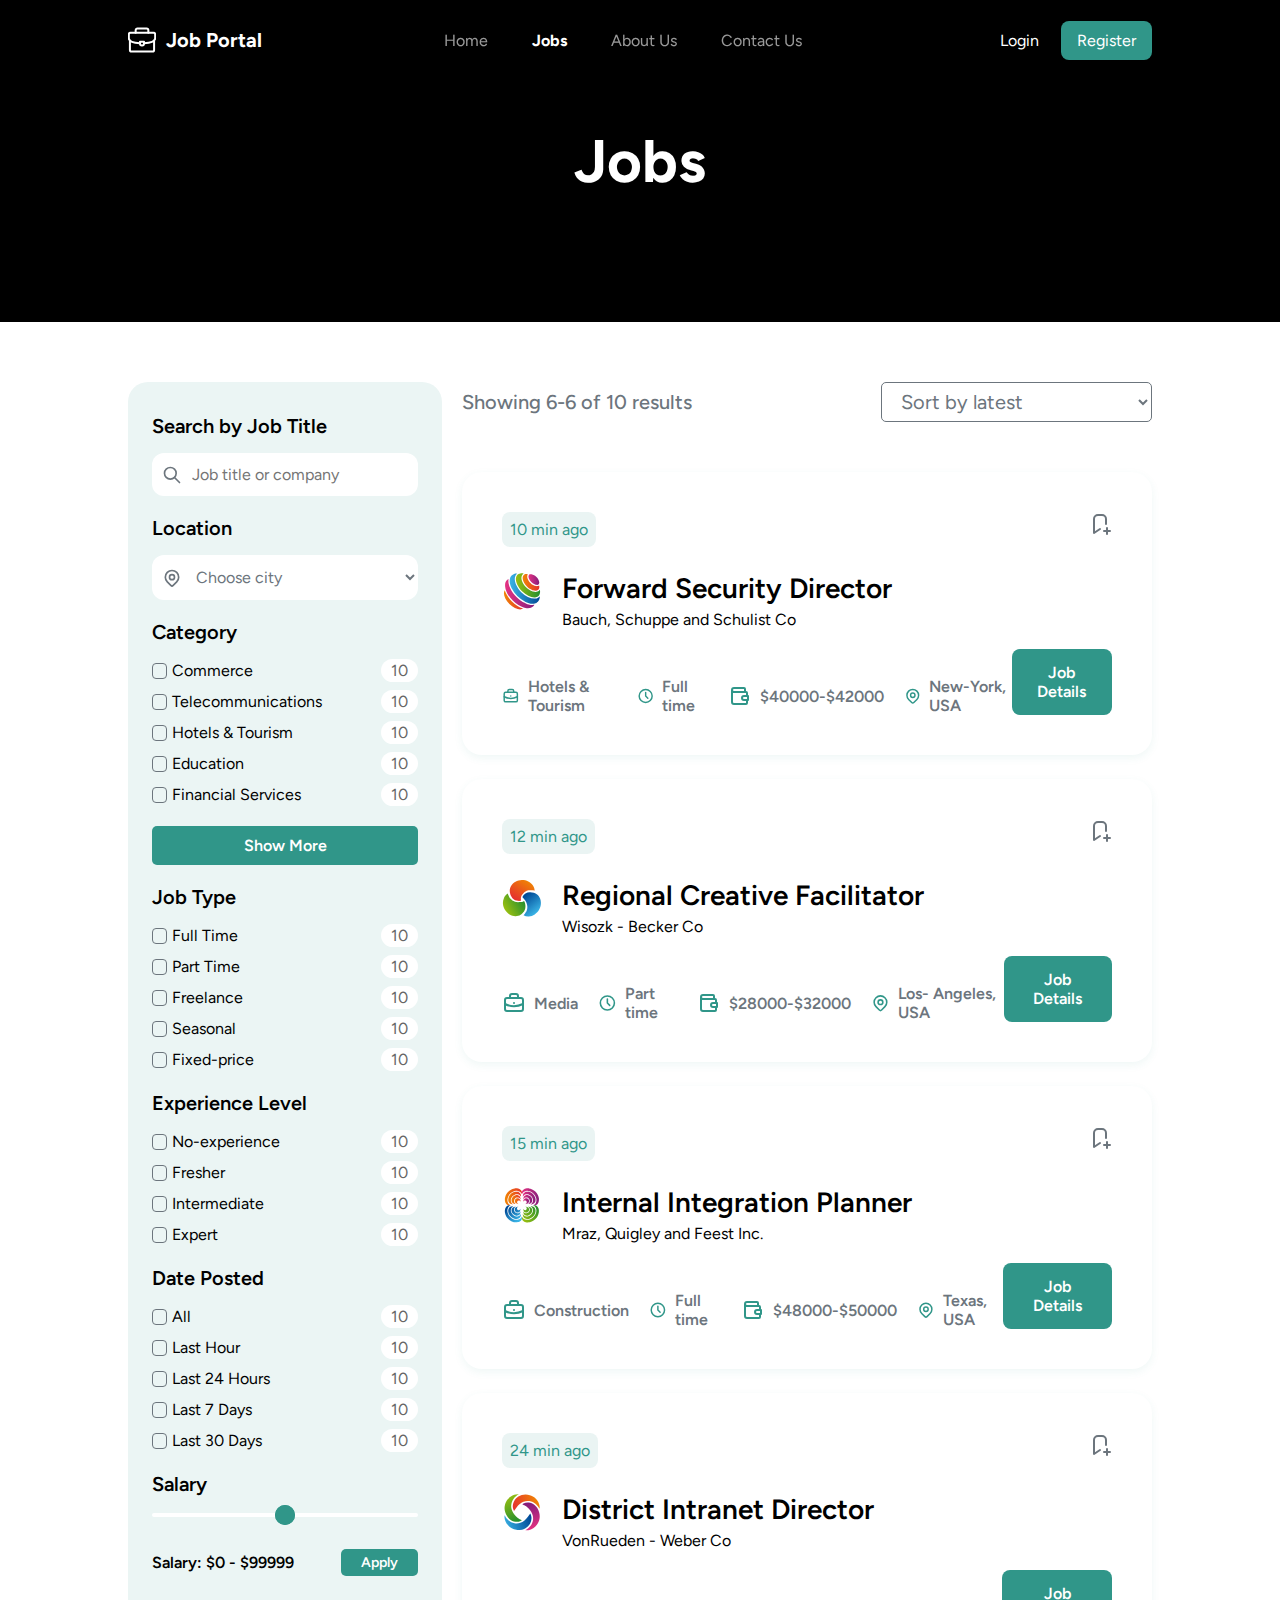
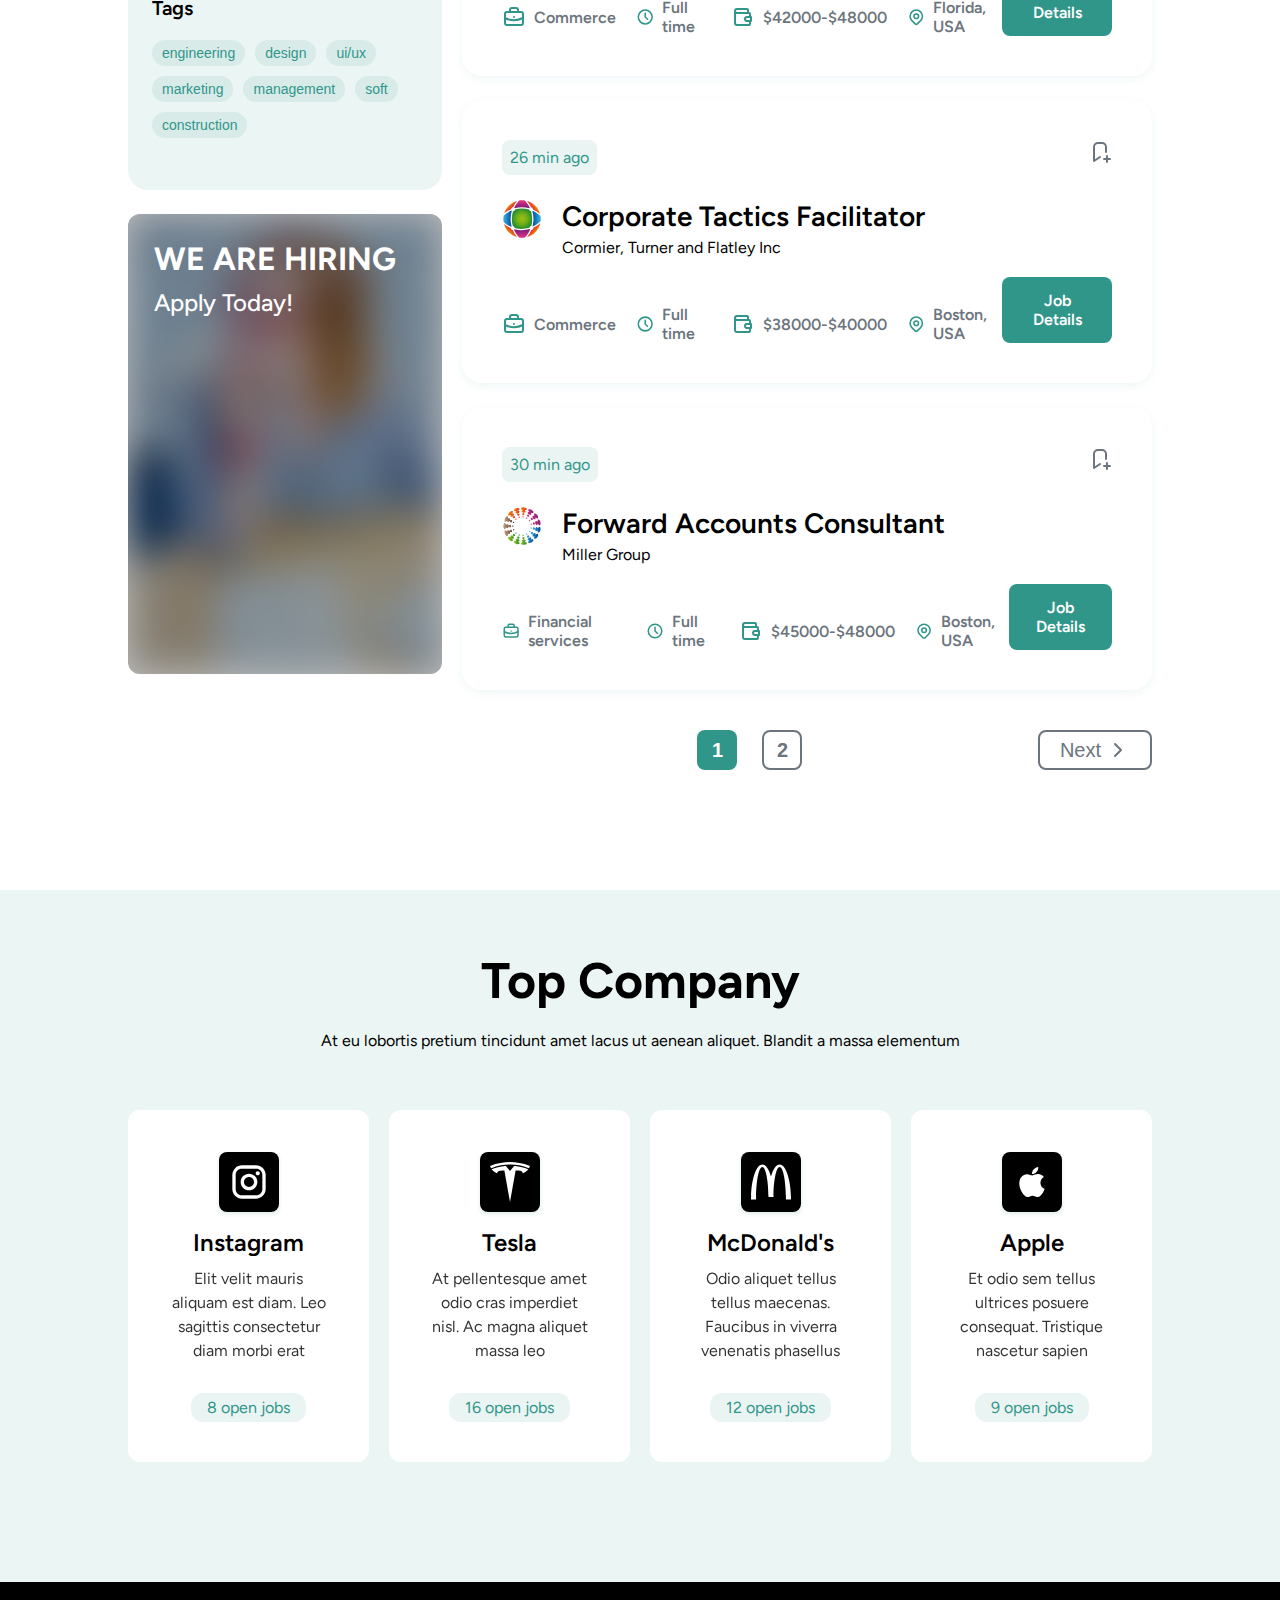
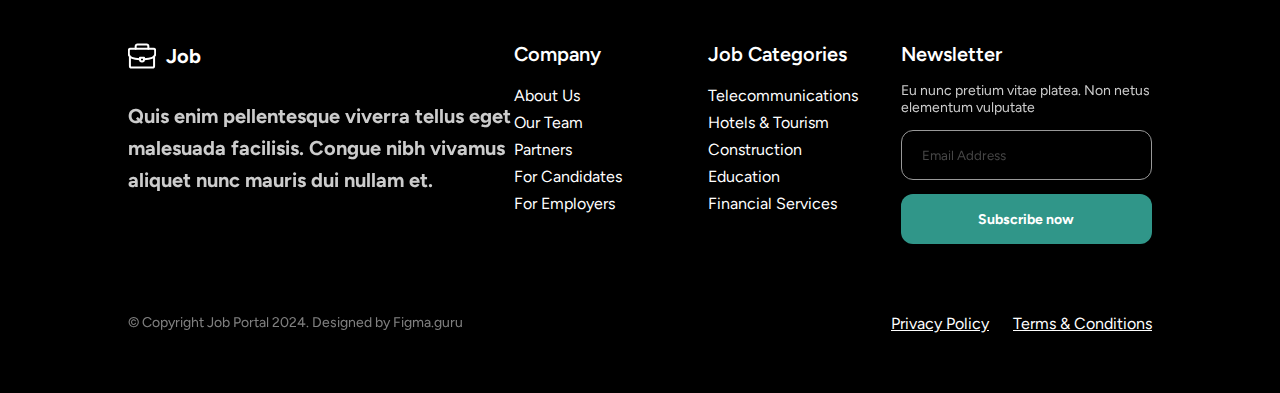
<file: jobs.html>
<!DOCTYPE html>
<html lang="en">
  <head>
    <meta charset="UTF-8" />
    <meta name="viewport" content="width=device-width, initial-scale=1.0" />
    <meta
      name="description"
      content="Find your dream job today with our job portal. Connecting talent with opportunity for career success."
    />
    <meta
      name="keywords"
      content="job portal, job search, careers, employment"
    />
    <meta name="author" content="Giuseppe Gomez, Miguel Garcia & Juan Vargas" />
    <link rel="preconnect" href="https://fonts.googleapis.com" />
    <link rel="preconnect" href="https://fonts.gstatic.com" crossorigin />
    <link
      href="https://fonts.googleapis.com/css2?family=Figtree:ital,wght@0,300..900;1,300..900&display=swap"
      rel="stylesheet"
    />
    <link rel="stylesheet" href="./css/general.css" />
    <link rel="stylesheet" href="./css/jobs.css" />
    <title>Jobs - Job Portal</title>
  </head>
  <body>
    <div class="hero">
      <header>
        <a class="logo" role="banner" href="./index.html" aria-label="Homepage">
          <img src="./assets/svg/briefcase.svg" alt="Job Portal Logo" />
          <p class="desktop">Job Portal</p>
          <p class="mobile">Job</p>
        </a>
        <nav aria-label="Main Navigation">
          <ul>
            <li><a href="./index.html">Home</a></li>
            <li><a href="./jobs.html" class="active">Jobs</a></li>
            <li><a href="./about-us.html">About Us</a></li>
            <li><a href="./contact-us.html">Contact Us</a></li>
          </ul>
        </nav>
        <div>
          <button class="login-btn" aria-label="Login to your account">
            Login
          </button>
          <button class="register-btn" aria-label="Create a new account">
            Register
          </button>
        </div>
      </header>

      <div class="title">
        <h1 class="desktop">Jobs</h1>
        <h1 class="mobile">Job Sidebar</h1>
      </div>
    </div>
    <main>
      <section class="jobs" aria-label="Job Listings">
        <div class="container">
          <aside>
            <button class="filter-btn" aria-label="Filter jobs">
              Filters
              <svg
                xmlns="http://www.w3.org/2000/svg"
                width="24"
                height="24"
                viewBox="0 0 24 24"
                fill="none"
                stroke="currentColor"
                stroke-width="2"
                stroke-linecap="round"
                stroke-linejoin="round"
                class="icon icon-tabler icons-tabler-outline icon-tabler-adjustments-horizontal"
              >
                <path stroke="none" d="M0 0h24v24H0z" fill="none" />
                <path d="M14 6m-2 0a2 2 0 1 0 4 0a2 2 0 1 0 -4 0" />
                <path d="M4 6l8 0" />
                <path d="M16 6l4 0" />
                <path d="M8 12m-2 0a2 2 0 1 0 4 0a2 2 0 1 0 -4 0" />
                <path d="M4 12l2 0" />
                <path d="M10 12l10 0" />
                <path d="M17 18m-2 0a2 2 0 1 0 4 0a2 2 0 1 0 -4 0" />
                <path d="M4 18l11 0" />
                <path d="M19 18l1 0" />
              </svg>
            </button>
            <div class="search-filters" aria-label="Job search filters">
              <!-- Search Input -->
              <div class="search-group">
                <label for="job-search" class="group-label"
                  >Search by Job Title</label
                >
                <div class="search-input-wrapper">
                  <input
                    type="search"
                    id="job-search"
                    placeholder="Job title or company"
                    aria-label="Search jobs"
                  />
                  <svg
                    xmlns="http://www.w3.org/2000/svg"
                    width="24"
                    height="24"
                    viewBox="0 0 24 24"
                    fill="none"
                    stroke="currentColor"
                    stroke-width="2"
                    stroke-linecap="round"
                    stroke-linejoin="round"
                    class="icon icon-tabler icons-tabler-outline icon-tabler-search search-icon"
                  >
                    <path stroke="none" d="M0 0h24v24H0z" fill="none" />
                    <path d="M10 10m-7 0a7 7 0 1 0 14 0a7 7 0 1 0 -14 0" />
                    <path d="M21 21l-6 -6" />
                  </svg>
                </div>
              </div>

              <!-- Location -->
              <div class="filter-group">
                <label for="location" class="group-label">Location</label>
                <div class="select-wrapper">
                  <select id="location" name="location">
                    <option value="">Choose city</option>
                  </select>
                  <svg
                    xmlns="http://www.w3.org/2000/svg"
                    width="24"
                    height="24"
                    viewBox="0 0 24 24"
                    fill="none"
                    stroke="currentColor"
                    stroke-width="2"
                    stroke-linecap="round"
                    stroke-linejoin="round"
                    class="icon icon-tabler icons-tabler-outline icon-tabler-map-pin"
                  >
                    <path stroke="none" d="M0 0h24v24H0z" fill="none" />
                    <path d="M9 11a3 3 0 1 0 6 0a3 3 0 0 0 -6 0" />
                    <path
                      d="M17.657 16.657l-4.243 4.243a2 2 0 0 1 -2.827 0l-4.244 -4.243a8 8 0 1 1 11.314 0z"
                    />
                  </svg>
                </div>
              </div>

              <!-- Category -->
              <fieldset class="filter-group">
                <legend class="group-label">Category</legend>
                <div class="checkbox-group">
                  <div class="checkbox-item">
                    <input type="checkbox" id="commerce" name="category" />
                    <label for="commerce"
                      >Commerce <span class="count">10</span></label
                    >
                  </div>
                  <div class="checkbox-item">
                    <input
                      type="checkbox"
                      id="telecommunications"
                      name="category"
                    />
                    <label for="telecommunications"
                      >Telecommunications <span class="count">10</span></label
                    >
                  </div>
                  <div class="checkbox-item">
                    <input
                      type="checkbox"
                      id="hotels-tourism"
                      name="category"
                    />
                    <label for="hotels-tourism"
                      >Hotels & Tourism <span class="count">10</span></label
                    >
                  </div>
                  <div class="checkbox-item">
                    <input type="checkbox" id="education" name="category" />
                    <label for="education"
                      >Education <span class="count">10</span></label
                    >
                  </div>
                  <div class="checkbox-item">
                    <input
                      type="checkbox"
                      id="financial-services"
                      name="category"
                    />
                    <label for="financial-services"
                      >Financial Services <span class="count">10</span></label
                    >
                  </div>
                </div>

                <button class="show-more" type="button">Show More</button>
              </fieldset>

              <!-- Job Type -->
              <fieldset class="filter-group">
                <legend class="group-label">Job Type</legend>
                <div class="checkbox-group">
                  <div class="checkbox-item">
                    <input type="checkbox" id="full-time" name="job-type" />
                    <label for="full-time"
                      >Full Time <span class="count">10</span></label
                    >
                  </div>
                  <div class="checkbox-item">
                    <input type="checkbox" id="part-time" name="job-type" />
                    <label for="part-time"
                      >Part Time <span class="count">10</span></label
                    >
                  </div>
                  <div class="checkbox-item">
                    <input type="checkbox" id="free-lance" name="job-type" />
                    <label for="free-lance"
                      >Freelance <span class="count">10</span></label
                    >
                  </div>
                  <div class="checkbox-item">
                    <input type="checkbox" id="seasonal" name="job-type" />
                    <label for="seasonal"
                      >Seasonal <span class="count">10</span></label
                    >
                  </div>
                  <div class="checkbox-item">
                    <input type="checkbox" id="fixed-price" name="job-type" />
                    <label for="fixed-price"
                      >Fixed-price <span class="count">10</span></label
                    >
                  </div>
                </div>
              </fieldset>

              <!-- Experience Level -->
              <fieldset class="filter-group">
                <legend class="group-label">Experience Level</legend>
                <div class="checkbox-group">
                  <div class="checkbox-item">
                    <input
                      type="checkbox"
                      id="no-experience"
                      name="experience"
                    />
                    <label for="no-experience"
                      >No-experience <span class="count">10</span></label
                    >
                  </div>
                  <div class="checkbox-item">
                    <input type="checkbox" id="fresher" name="experience" />
                    <label for="fresher"
                      >Fresher <span class="count">10</span></label
                    >
                  </div>
                  <div class="checkbox-item">
                    <input
                      type="checkbox"
                      id="intermediate"
                      name="experience"
                    />
                    <label for="intermediate"
                      >Intermediate <span class="count">10</span></label
                    >
                  </div>
                  <div class="checkbox-item">
                    <input type="checkbox" id="expert" name="experience" />
                    <label for="expert"
                      >Expert <span class="count">10</span></label
                    >
                  </div>
                </div>
              </fieldset>

              <!-- Date Posted -->
              <fieldset class="filter-group">
                <legend class="group-label">Date Posted</legend>
                <div class="checkbox-group">
                  <div class="checkbox-item">
                    <input type="checkbox" id="all" name="date" />
                    <label for="all">All <span class="count">10</span></label>
                  </div>
                  <div class="checkbox-item">
                    <input type="checkbox" id="last-hour" name="date" />
                    <label for="last-hour"
                      >Last Hour <span class="count">10</span></label
                    >
                  </div>
                  <div class="checkbox-item">
                    <input type="checkbox" id="last-24-hours" name="date" />
                    <label for="last-24-hours"
                      >Last 24 Hours <span class="count">10</span></label
                    >
                  </div>
                  <div class="checkbox-item">
                    <input type="checkbox" id="last-7-days" name="date" />
                    <label for="last-7-days"
                      >Last 7 Days <span class="count">10</span></label
                    >
                  </div>
                  <div class="checkbox-item">
                    <input type="checkbox" id="last-30-days" name="date" />
                    <label for="last-30-days"
                      >Last 30 Days <span class="count">10</span></label
                    >
                  </div>
                </div>
              </fieldset>

              <!-- Salary Range -->
              <div class="filter-group">
                <label for="salary-range" class="group-label">Salary</label>
                <div class="salary-slider">
                  <input
                    type="range"
                    id="salary-min"
                    min="0"
                    max="99999"
                    step="1000"
                    aria-label="Salary range"
                  />
                  <input
                    type="range"
                    id="salary-max"
                    min="0"
                    max="99999"
                    step="1000"
                    aria-label="Salary range"
                  />
                  <div class="track"></div>
                  <div class="range"></div>
                </div>
                <div class="salary-wrapper">
                  <div class="salary-value">Salary: $0 - $99999</div>
                  <button type="button" class="apply-btn">Apply</button>
                </div>
              </div>

              <!-- Tags -->
              <div class="filter-group">
                <h3>Tags</h3>
                <div class="tags-container">
                  <button type="button" class="tag">engineering</button>
                  <button type="button" class="tag">design</button>
                  <button type="button" class="tag">ui/ux</button>
                  <button type="button" class="tag">marketing</button>
                  <button type="button" class="tag">management</button>
                  <button type="button" class="tag">soft</button>
                  <button type="button" class="tag">construction</button>
                </div>
              </div>
            </div>
            <div class="ad" aria-label="Job Advertisement">
              <div class="img-wrapper">
                <img
                  src="./assets/img/adimg.webp"
                  alt="Job Advertisement Image"
                  aria-hidden="true"
                />
              </div>
              <div class="content">
                <h3 aria-label="Job Hiring Announcement">WE ARE HIRING</h3>
                <p aria-label="Call to Action for Job Application">
                  Apply Today!
                </p>
              </div>
            </div>
          </aside>
          <div class="jobs-list" aria-label="Job listings">
            <div class="results-stats">
              <p aria-label="Results count">Showing 6-6 of 10 results</p>
              <select name="sort" id="sort" aria-label="Sort jobs">
                <option value="">Sort by latest</option>
                <option value="">Sort by oldest</option>
                <option value="">Sort by salary: low to high</option>
                <option value="">Sort by salary: high to low</option>
              </select>
            </div>
            <div class="results" aria-label="Job results">
              <div class="job" role="listitem" tabindex="0">
                <div class="save-btn" role="button" aria-label="Save job">
                  <svg
                    xmlns="http://www.w3.org/2000/svg"
                    width="24"
                    height="24"
                    viewBox="0 0 24 24"
                    fill="none"
                    stroke="currentColor"
                    stroke-width="2"
                    stroke-linecap="round"
                    stroke-linejoin="round"
                    class="icon icon-tabler icons-tabler-outline icon-tabler-bookmark-plus"
                  >
                    <path stroke="none" d="M0 0h24v24H0z" fill="none" />
                    <path
                      d="M12 17l-6 4v-14a4 4 0 0 1 4 -4h4a4 4 0 0 1 4 4v5"
                    />
                    <path d="M16 19h6" />
                    <path d="M19 16v6" />
                  </svg>
                </div>
                <div class="time" aria-label="Posted 10 minutes ago">
                  10 min ago
                </div>
                <div class="details">
                  <div class="business-icon">
                    <img
                      src="./assets/svg/business-icons/business-icon-1.svg"
                      alt="Company logo for Bauch, Schuppe and Schulist Co"
                    />
                  </div>
                  <div>
                    <p class="position" aria-label="Job position">
                      Forward Security Director
                    </p>
                    <p class="location" aria-label="Job location">
                      Bauch, Schuppe and Schulist Co
                    </p>
                  </div>
                </div>
                <div class="details-2">
                  <div class="more-details">
                    <div class="item" aria-label="Industry: Hotels & Tourism">
                      <svg
                        xmlns="http://www.w3.org/2000/svg"
                        width="24"
                        height="24"
                        viewBox="0 0 24 24"
                        fill="none"
                        stroke="currentColor"
                        stroke-width="2"
                        stroke-linecap="round"
                        stroke-linejoin="round"
                        class="icon icon-tabler icons-tabler-outline icon-tabler-briefcase"
                      >
                        <path stroke="none" d="M0 0h24v24H0z" fill="none" />
                        <path
                          d="M3 7m0 2a2 2 0 0 1 2 -2h14a2 2 0 0 1 2 2v9a2 2 0 0 1 -2 2h-14a2 2 0 0 1 -2 -2z"
                        />
                        <path d="M8 7v-2a2 2 0 0 1 2 -2h4a2 2 0 0 1 2 2v2" />
                        <path d="M12 12l0 .01" />
                        <path d="M3 13a20 20 0 0 0 18 0" />
                      </svg>
                      <p>Hotels & Tourism</p>
                    </div>
                    <div class="item" aria-label="Job type: Full time">
                      <svg
                        xmlns="http://www.w3.org/2000/svg"
                        width="24"
                        height="24"
                        viewBox="0 0 24 24"
                        fill="none"
                        stroke="currentColor"
                        stroke-width="2"
                        stroke-linecap="round"
                        stroke-linejoin="round"
                        class="icon icon-tabler icons-tabler-outline icon-tabler-clock"
                      >
                        <path stroke="none" d="M0 0h24v24H0z" fill="none" />
                        <path d="M3 12a9 9 0 1 0 18 0a9 9 0 0 0 -18 0" />
                        <path d="M12 7v5l3 3" />
                      </svg>
                      <p>Full time</p>
                    </div>
                    <div
                      class="item"
                      aria-label="Salary range: $40,000 - $42,000"
                    >
                      <svg
                        xmlns="http://www.w3.org/2000/svg"
                        width="24"
                        height="24"
                        viewBox="0 0 24 24"
                        fill="none"
                        stroke="currentColor"
                        stroke-width="2"
                        stroke-linecap="round"
                        stroke-linejoin="round"
                        class="icon icon-tabler icons-tabler-outline icon-tabler-wallet"
                      >
                        <path stroke="none" d="M0 0h24v24H0z" fill="none" />
                        <path
                          d="M17 8v-3a1 1 0 0 0 -1 -1h-10a2 2 0 0 0 0 4h12a1 1 0 0 1 1 1v3m0 4v3a1 1 0 0 1 -1 1h-12a2 2 0 0 1 -2 -2v-12"
                        />
                        <path d="M20 12v4h-4a2 2 0 0 1 0 -4h4" />
                      </svg>
                      <p>$40000-$42000</p>
                    </div>
                    <div class="item" aria-label="Location: New-York, USA">
                      <svg
                        xmlns="http://www.w3.org/2000/svg"
                        width="24"
                        height="24"
                        viewBox="0 0 24 24"
                        fill="none"
                        stroke="currentColor"
                        stroke-width="2"
                        stroke-linecap="round"
                        stroke-linejoin="round"
                        class="icon icon-tabler icons-tabler-outline icon-tabler-map-pin"
                      >
                        <path stroke="none" d="M0 0h24v24H0z" fill="none" />
                        <path d="M9 11a3 3 0 1 0 6 0a3 3 0 0 0 -6 0" />
                        <path
                          d="M17.657 16.657l-4.243 4.243a2 2 0 0 1 -2.827 0l-4.244 -4.243a8 8 0 1 1 11.314 0z"
                        />
                      </svg>
                      <p>New-York, USA</p>
                    </div>
                  </div>
                  <a href="./job-details.html">
                    <button
                      class="job-details-btn"
                      aria-label="View job details for Forward Security Director"
                    >
                      Job Details
                    </button></a
                  >
                </div>
              </div>
              <div class="job" role="listitem" tabindex="0">
                <div class="save-btn" role="button" aria-label="Save job">
                  <svg
                    xmlns="http://www.w3.org/2000/svg"
                    width="24"
                    height="24"
                    viewBox="0 0 24 24"
                    fill="none"
                    stroke="currentColor"
                    stroke-width="2"
                    stroke-linecap="round"
                    stroke-linejoin="round"
                    class="icon icon-tabler icons-tabler-outline icon-tabler-bookmark-plus"
                  >
                    <path stroke="none" d="M0 0h24v24H0z" fill="none" />
                    <path
                      d="M12 17l-6 4v-14a4 4 0 0 1 4 -4h4a4 4 0 0 1 4 4v5"
                    />
                    <path d="M16 19h6" />
                    <path d="M19 16v6" />
                  </svg>
                </div>
                <div class="time" aria-label="Posted 12 minutes ago">
                  12 min ago
                </div>
                <div class="details">
                  <div class="business-icon">
                    <img
                      src="./assets/svg/business-icons/business-icon-2.svg"
                      alt="Company logo for Regional Creative Facilitator"
                    />
                  </div>
                  <div>
                    <p class="position" aria-label="Job position">
                      Regional Creative Facilitator
                    </p>
                    <p class="location" aria-label="Job location">
                      Wisozk - Becker Co
                    </p>
                  </div>
                </div>
                <div class="details-2">
                  <div class="more-details">
                    <div class="item" aria-label="Industry: Media">
                      <svg
                        xmlns="http://www.w3.org/2000/svg"
                        width="24"
                        height="24"
                        viewBox="0 0 24 24"
                        fill="none"
                        stroke="currentColor"
                        stroke-width="2"
                        stroke-linecap="round"
                        stroke-linejoin="round"
                        class="icon icon-tabler icons-tabler-outline icon-tabler-briefcase"
                      >
                        <path stroke="none" d="M0 0h24v24H0z" fill="none" />
                        <path
                          d="M3 7m0 2a2 2 0 0 1 2 -2h14a2 2 0 0 1 2 2v9a2 2 0 0 1 -2 2h-14a2 2 0 0 1 -2 -2z"
                        />
                        <path d="M8 7v-2a2 2 0 0 1 2 -2h4a2 2 0 0 1 2 2v2" />
                        <path d="M12 12l0 .01" />
                        <path d="M3 13a20 20 0 0 0 18 0" />
                      </svg>
                      <p>Media</p>
                    </div>
                    <div class="item" aria-label="Job type: Part time">
                      <svg
                        xmlns="http://www.w3.org/2000/svg"
                        width="24"
                        height="24"
                        viewBox="0 0 24 24"
                        fill="none"
                        stroke="currentColor"
                        stroke-width="2"
                        stroke-linecap="round"
                        stroke-linejoin="round"
                        class="icon icon-tabler icons-tabler-outline icon-tabler-clock"
                      >
                        <path stroke="none" d="M0 0h24v24H0z" fill="none" />
                        <path d="M3 12a9 9 0 1 0 18 0a9 9 0 0 0 -18 0" />
                        <path d="M12 7v5l3 3" />
                      </svg>
                      <p>Part time</p>
                    </div>
                    <div
                      class="item"
                      aria-label="Salary range: $28,000 - $32,000"
                    >
                      <svg
                        xmlns="http://www.w3.org/2000/svg"
                        width="24"
                        height="24"
                        viewBox="0 0 24 24"
                        fill="none"
                        stroke="currentColor"
                        stroke-width="2"
                        stroke-linecap="round"
                        stroke-linejoin="round"
                        class="icon icon-tabler icons-tabler-outline icon-tabler-wallet"
                      >
                        <path stroke="none" d="M0 0h24v24H0z" fill="none" />
                        <path
                          d="M17 8v-3a1 1 0 0 0 -1 -1h-10a2 2 0 0 0 0 4h12a1 1 0 0 1 1 1v3m0 4v3a1 1 0 0 1 -1 1h-12a2 2 0 0 1 -2 -2v-12"
                        />
                        <path d="M20 12v4h-4a2 2 0 0 1 0 -4h4" />
                      </svg>
                      <p>$28000-$32000</p>
                    </div>
                    <div class="item" aria-label="Location: Los- Angeles, USA">
                      <svg
                        xmlns="http://www.w3.org/2000/svg"
                        width="24"
                        height="24"
                        viewBox="0 0 24 24"
                        fill="none"
                        stroke="currentColor"
                        stroke-width="2"
                        stroke-linecap="round"
                        stroke-linejoin="round"
                        class="icon icon-tabler icons-tabler-outline icon-tabler-map-pin"
                      >
                        <path stroke="none" d="M0 0h24v24H0z" fill="none" />
                        <path d="M9 11a3 3 0 1 0 6 0a3 3 0 0 0 -6 0" />
                        <path
                          d="M17.657 16.657l-4.243 4.243a2 2 0 0 1 -2.827 0l-4.244 -4.243a8 8 0 1 1 11.314 0z"
                        />
                      </svg>
                      <p>Los- Angeles, USA</p>
                    </div>
                  </div>
                  <a href="./job-details.html">
                    <button
                      class="job-details-btn"
                      aria-label="View job details for Regional Creative Facilitator"
                    >
                      Job Details
                    </button>
                  </a>
                </div>
              </div>
              <div class="job" role="listitem" tabindex="0">
                <div class="save-btn" role="button" aria-label="Save job">
                  <svg
                    xmlns="http://www.w3.org/2000/svg"
                    width="24"
                    height="24"
                    viewBox="0 0 24 24"
                    fill="none"
                    stroke="currentColor"
                    stroke-width="2"
                    stroke-linecap="round"
                    stroke-linejoin="round"
                    class="icon icon-tabler icons-tabler-outline icon-tabler-bookmark-plus"
                  >
                    <path stroke="none" d="M0 0h24v24H0z" fill="none" />
                    <path
                      d="M12 17l-6 4v-14a4 4 0 0 1 4 -4h4a4 4 0 0 1 4 4v5"
                    />
                    <path d="M16 19h6" />
                    <path d="M19 16v6" />
                  </svg>
                </div>
                <div class="time" aria-label="Posted 15 minutes ago">
                  15 min ago
                </div>
                <div class="details">
                  <div class="business-icon">
                    <img
                      src="./assets/svg/business-icons/business-icon-3.svg"
                      alt="Company logo for Internal Integration Planner"
                    />
                  </div>
                  <div>
                    <p class="position" aria-label="Job position">
                      Internal Integration Planner
                    </p>
                    <p class="location" aria-label="Job location">
                      Mraz, Quigley and Feest Inc.
                    </p>
                  </div>
                </div>
                <div class="details-2">
                  <div class="more-details">
                    <div class="item" aria-label="Industry: Construction">
                      <svg
                        xmlns="http://www.w3.org/2000/svg"
                        width="24"
                        height="24"
                        viewBox="0 0 24 24"
                        fill="none"
                        stroke="currentColor"
                        stroke-width="2"
                        stroke-linecap="round"
                        stroke-linejoin="round"
                        class="icon icon-tabler icons-tabler-outline icon-tabler-briefcase"
                      >
                        <path stroke="none" d="M0 0h24v24H0z" fill="none" />
                        <path
                          d="M3 7m0 2a2 2 0 0 1 2 -2h14a2 2 0 0 1 2 2v9a2 2 0 0 1 -2 2h-14a2 2 0 0 1 -2 -2z"
                        />
                        <path d="M8 7v-2a2 2 0 0 1 2 -2h4a2 2 0 0 1 2 2v2" />
                        <path d="M12 12l0 .01" />
                        <path d="M3 13a20 20 0 0 0 18 0" />
                      </svg>
                      <p>Construction</p>
                    </div>
                    <div class="item" aria-label="Job type: Full time">
                      <svg
                        xmlns="http://www.w3.org/2000/svg"
                        width="24"
                        height="24"
                        viewBox="0 0 24 24"
                        fill="none"
                        stroke="currentColor"
                        stroke-width="2"
                        stroke-linecap="round"
                        stroke-linejoin="round"
                        class="icon icon-tabler icons-tabler-outline icon-tabler-clock"
                      >
                        <path stroke="none" d="M0 0h24v24H0z" fill="none" />
                        <path d="M3 12a9 9 0 1 0 18 0a9 9 0 0 0 -18 0" />
                        <path d="M12 7v5l3 3" />
                      </svg>
                      <p>Full time</p>
                    </div>
                    <div
                      class="item"
                      aria-label="Salary range: $48,000 - $50,000"
                    >
                      <svg
                        xmlns="http://www.w3.org/2000/svg"
                        width="24"
                        height="24"
                        viewBox="0 0 24 24"
                        fill="none"
                        stroke="currentColor"
                        stroke-width="2"
                        stroke-linecap="round"
                        stroke-linejoin="round"
                        class="icon icon-tabler icons-tabler-outline icon-tabler-wallet"
                      >
                        <path stroke="none" d="M0 0h24v24H0z" fill="none" />
                        <path
                          d="M17 8v-3a1 1 0 0 0 -1 -1h-10a2 2 0 0 0 0 4h12a1 1 0 0 1 1 1v3m0 4v3a1 1 0 0 1 -1 1h-12a2 2 0 0 1 -2 -2v-12"
                        />
                        <path d="M20 12v4h-4a2 2 0 0 1 0 -4h4" />
                      </svg>
                      <p>$48000-$50000</p>
                    </div>
                    <div class="item" aria-label="Location: Texas, USA">
                      <svg
                        xmlns="http://www.w3.org/2000/svg"
                        width="24"
                        height="24"
                        viewBox="0 0 24 24"
                        fill="none"
                        stroke="currentColor"
                        stroke-width="2"
                        stroke-linecap="round"
                        stroke-linejoin="round"
                        class="icon icon-tabler icons-tabler-outline icon-tabler-map-pin"
                      >
                        <path stroke="none" d="M0 0h24v24H0z" fill="none" />
                        <path d="M9 11a3 3 0 1 0 6 0a3 3 0 0 0 -6 0" />
                        <path
                          d="M17.657 16.657l-4.243 4.243a2 2 0 0 1 -2.827 0l-4.244 -4.243a8 8 0 1 1 11.314 0z"
                        />
                      </svg>
                      <p>Texas, USA</p>
                    </div>
                  </div>
                  <a href="./job-details.html">
                    <button
                      class="job-details-btn"
                      aria-label="View job details for Internal Integration Planner"
                    >
                      Job Details
                    </button></a
                  >
                </div>
              </div>
              <div class="job" role="listitem" tabindex="0">
                <div class="save-btn" role="button" aria-label="Save job">
                  <svg
                    xmlns="http://www.w3.org/2000/svg"
                    width="24"
                    height="24"
                    viewBox="0 0 24 24"
                    fill="none"
                    stroke="currentColor"
                    stroke-width="2"
                    stroke-linecap="round"
                    stroke-linejoin="round"
                    class="icon icon-tabler icons-tabler-outline icon-tabler-bookmark-plus"
                  >
                    <path stroke="none" d="M0 0h24v24H0z" fill="none" />
                    <path
                      d="M12 17l-6 4v-14a4 4 0 0 1 4 -4h4a4 4 0 0 1 4 4v5"
                    />
                    <path d="M16 19h6" />
                    <path d="M19 16v6" />
                  </svg>
                </div>
                <div class="time" aria-label="Posted 24 minutes ago">
                  24 min ago
                </div>
                <div class="details">
                  <div class="business-icon">
                    <img
                      src="./assets/svg/business-icons/business-icon-4.svg"
                      alt="Company logo for VonRueden - Weber Co"
                    />
                  </div>
                  <div>
                    <p class="position" aria-label="Job position">
                      District Intranet Director
                    </p>
                    <p class="location" aria-label="Job location">
                      VonRueden - Weber Co
                    </p>
                  </div>
                </div>
                <div class="details-2">
                  <div class="more-details">
                    <div class="item" aria-label="Industry: Commerce">
                      <svg
                        xmlns="http://www.w3.org/2000/svg"
                        width="24"
                        height="24"
                        viewBox="0 0 24 24"
                        fill="none"
                        stroke="currentColor"
                        stroke-width="2"
                        stroke-linecap="round"
                        stroke-linejoin="round"
                        class="icon icon-tabler icons-tabler-outline icon-tabler-briefcase"
                      >
                        <path stroke="none" d="M0 0h24v24H0z" fill="none" />
                        <path
                          d="M3 7m0 2a2 2 0 0 1 2 -2h14a2 2 0 0 1 2 2v9a2 2 0 0 1 -2 2h-14a2 2 0 0 1 -2 -2z"
                        />
                        <path d="M8 7v-2a2 2 0 0 1 2 -2h4a2 2 0 0 1 2 2v2" />
                        <path d="M12 12l0 .01" />
                        <path d="M3 13a20 20 0 0 0 18 0" />
                      </svg>
                      <p>Commerce</p>
                    </div>
                    <div class="item" aria-label="Job type: Full time">
                      <svg
                        xmlns="http://www.w3.org/2000/svg"
                        width="24"
                        height="24"
                        viewBox="0 0 24 24"
                        fill="none"
                        stroke="currentColor"
                        stroke-width="2"
                        stroke-linecap="round"
                        stroke-linejoin="round"
                        class="icon icon-tabler icons-tabler-outline icon-tabler-clock"
                      >
                        <path stroke="none" d="M0 0h24v24H0z" fill="none" />
                        <path d="M3 12a9 9 0 1 0 18 0a9 9 0 0 0 -18 0" />
                        <path d="M12 7v5l3 3" />
                      </svg>
                      <p>Full time</p>
                    </div>
                    <div
                      class="item"
                      aria-label="Salary range: $42,000 - $48,000"
                    >
                      <svg
                        xmlns="http://www.w3.org/2000/svg"
                        width="24"
                        height="24"
                        viewBox="0 0 24 24"
                        fill="none"
                        stroke="currentColor"
                        stroke-width="2"
                        stroke-linecap="round"
                        stroke-linejoin="round"
                        class="icon icon-tabler icons-tabler-outline icon-tabler-wallet"
                      >
                        <path stroke="none" d="M0 0h24v24H0z" fill="none" />
                        <path
                          d="M17 8v-3a1 1 0 0 0 -1 -1h-10a2 2 0 0 0 0 4h12a1 1 0 0 1 1 1v3m0 4v3a1 1 0 0 1 -1 1h-12a2 2 0 0 1 -2 -2v-12"
                        />
                        <path d="M20 12v4h-4a2 2 0 0 1 0 -4h4" />
                      </svg>
                      <p>$42000-$48000</p>
                    </div>
                    <div class="item" aria-label="Location: Florida, USA">
                      <svg
                        xmlns="http://www.w3.org/2000/svg"
                        width="24"
                        height="24"
                        viewBox="0 0 24 24"
                        fill="none"
                        stroke="currentColor"
                        stroke-width="2"
                        stroke-linecap="round"
                        stroke-linejoin="round"
                        class="icon icon-tabler icons-tabler-outline icon-tabler-map-pin"
                      >
                        <path stroke="none" d="M0 0h24v24H0z" fill="none" />
                        <path d="M9 11a3 3 0 1 0 6 0a3 3 0 0 0 -6 0" />
                        <path
                          d="M17.657 16.657l-4.243 4.243a2 2 0 0 1 -2.827 0l-4.244 -4.243a8 8 0 1 1 11.314 0z"
                        />
                      </svg>
                      <p>Florida, USA</p>
                    </div>
                  </div>
                  <a href="./job-details.html">
                    <button
                      class="job-details-btn"
                      aria-label="View job details for District Intranet Director"
                    >
                      Job Details
                    </button></a
                  >
                </div>
              </div>
              <div class="job" role="listitem" tabindex="0">
                <div class="save-btn" role="button" aria-label="Save job">
                  <svg
                    xmlns="http://www.w3.org/2000/svg"
                    width="24"
                    height="24"
                    viewBox="0 0 24 24"
                    fill="none"
                    stroke="currentColor"
                    stroke-width="2"
                    stroke-linecap="round"
                    stroke-linejoin="round"
                    class="icon icon-tabler icons-tabler-outline icon-tabler-bookmark-plus"
                  >
                    <path stroke="none" d="M0 0h24v24H0z" fill="none" />
                    <path
                      d="M12 17l-6 4v-14a4 4 0 0 1 4 -4h4a4 4 0 0 1 4 4v5"
                    />
                    <path d="M16 19h6" />
                    <path d="M19 16v6" />
                  </svg>
                </div>
                <div class="time" aria-label="Posted 26 minutes ago">
                  26 min ago
                </div>
                <div class="details">
                  <div class="business-icon">
                    <img
                      src="./assets/svg/business-icons/business-icon-5.svg"
                      alt="Company logo for Cormier, Turner and Flatley Inc"
                    />
                  </div>
                  <div>
                    <p class="position" aria-label="Job position">
                      Corporate Tactics Facilitator
                    </p>
                    <p class="location" aria-label="Job location">
                      Cormier, Turner and Flatley Inc
                    </p>
                  </div>
                </div>
                <div class="details-2">
                  <div class="more-details">
                    <div class="item" aria-label="Industry: Commerce">
                      <svg
                        xmlns="http://www.w3.org/2000/svg"
                        width="24"
                        height="24"
                        viewBox="0 0 24 24"
                        fill="none"
                        stroke="currentColor"
                        stroke-width="2"
                        stroke-linecap="round"
                        stroke-linejoin="round"
                        class="icon icon-tabler icons-tabler-outline icon-tabler-briefcase"
                      >
                        <path stroke="none" d="M0 0h24v24H0z" fill="none" />
                        <path
                          d="M3 7m0 2a2 2 0 0 1 2 -2h14a2 2 0 0 1 2 2v9a2 2 0 0 1 -2 2h-14a2 2 0 0 1 -2 -2z"
                        />
                        <path d="M8 7v-2a2 2 0 0 1 2 -2h4a2 2 0 0 1 2 2v2" />
                        <path d="M12 12l0 .01" />
                        <path d="M3 13a20 20 0 0 0 18 0" />
                      </svg>
                      <p>Commerce</p>
                    </div>
                    <div class="item" aria-label="Job type: Full time">
                      <svg
                        xmlns="http://www.w3.org/2000/svg"
                        width="24"
                        height="24"
                        viewBox="0 0 24 24"
                        fill="none"
                        stroke="currentColor"
                        stroke-width="2"
                        stroke-linecap="round"
                        stroke-linejoin="round"
                        class="icon icon-tabler icons-tabler-outline icon-tabler-clock"
                      >
                        <path stroke="none" d="M0 0h24v24H0z" fill="none" />
                        <path d="M3 12a9 9 0 1 0 18 0a9 9 0 0 0 -18 0" />
                        <path d="M12 7v5l3 3" />
                      </svg>
                      <p>Full time</p>
                    </div>
                    <div
                      class="item"
                      aria-label="Salary range: $38,000 - $40,000"
                    >
                      <svg
                        xmlns="http://www.w3.org/2000/svg"
                        width="24"
                        height="24"
                        viewBox="0 0 24 24"
                        fill="none"
                        stroke="currentColor"
                        stroke-width="2"
                        stroke-linecap="round"
                        stroke-linejoin="round"
                        class="icon icon-tabler icons-tabler-outline icon-tabler-wallet"
                      >
                        <path stroke="none" d="M0 0h24v24H0z" fill="none" />
                        <path
                          d="M17 8v-3a1 1 0 0 0 -1 -1h-10a2 2 0 0 0 0 4h12a1 1 0 0 1 1 1v3m0 4v3a1 1 0 0 1 -1 1h-12a2 2 0 0 1 -2 -2v-12"
                        />
                        <path d="M20 12v4h-4a2 2 0 0 1 0 -4h4" />
                      </svg>
                      <p>$38000-$40000</p>
                    </div>
                    <div class="item" aria-label="Location: Boston, USA">
                      <svg
                        xmlns="http://www.w3.org/2000/svg"
                        width="24"
                        height="24"
                        viewBox="0 0 24 24"
                        fill="none"
                        stroke="currentColor"
                        stroke-width="2"
                        stroke-linecap="round"
                        stroke-linejoin="round"
                        class="icon icon-tabler icons-tabler-outline icon-tabler-map-pin"
                      >
                        <path stroke="none" d="M0 0h24v24H0z" fill="none" />
                        <path d="M9 11a3 3 0 1 0 6 0a3 3 0 0 0 -6 0" />
                        <path
                          d="M17.657 16.657l-4.243 4.243a2 2 0 0 1 -2.827 0l-4.244 -4.243a8 8 0 1 1 11.314 0z"
                        />
                      </svg>
                      <p>Boston, USA</p>
                    </div>
                  </div>
                  <a href="./job-details.html">
                    <button
                      class="job-details-btn"
                      aria-label="View job details for Corporate Tactics Facilitator"
                    >
                      Job Details
                    </button></a
                  >
                </div>
              </div>
              <div class="job" role="listitem" tabindex="0">
                <div class="save-btn" role="button" aria-label="Save job">
                  <svg
                    xmlns="http://www.w3.org/2000/svg"
                    width="24"
                    height="24"
                    viewBox="0 0 24 24"
                    fill="none"
                    stroke="currentColor"
                    stroke-width="2"
                    stroke-linecap="round"
                    stroke-linejoin="round"
                    class="icon icon-tabler icons-tabler-outline icon-tabler-bookmark-plus"
                  >
                    <path stroke="none" d="M0 0h24v24H0z" fill="none" />
                    <path
                      d="M12 17l-6 4v-14a4 4 0 0 1 4 -4h4a4 4 0 0 1 4 4v5"
                    />
                    <path d="M16 19h6" />
                    <path d="M19 16v6" />
                  </svg>
                </div>
                <div class="time" aria-label="Posted 30 minutes ago">
                  30 min ago
                </div>
                <div class="details">
                  <div class="business-icon">
                    <img
                      src="./assets/svg/business-icons/business-icon-6.svg"
                      alt="Company logo for Miller Group"
                    />
                  </div>
                  <div>
                    <p class="position" aria-label="Job position">
                      Forward Accounts Consultant
                    </p>
                    <p class="location" aria-label="Job location">
                      Miller Group
                    </p>
                  </div>
                </div>
                <div class="details-2">
                  <div class="more-details">
                    <div class="item" aria-label="Industry: Financial Services">
                      <svg
                        xmlns="http://www.w3.org/2000/svg"
                        width="24"
                        height="24"
                        viewBox="0 0 24 24"
                        fill="none"
                        stroke="currentColor"
                        stroke-width="2"
                        stroke-linecap="round"
                        stroke-linejoin="round"
                        class="icon icon-tabler icons-tabler-outline icon-tabler-briefcase"
                      >
                        <path stroke="none" d="M0 0h24v24H0z" fill="none" />
                        <path
                          d="M3 7m0 2a2 2 0 0 1 2 -2h14a2 2 0 0 1 2 2v9a2 2 0 0 1 -2 2h-14a2 2 0 0 1 -2 -2z"
                        />
                        <path d="M8 7v-2a2 2 0 0 1 2 -2h4a2 2 0 0 1 2 2v2" />
                        <path d="M12 12l0 .01" />
                        <path d="M3 13a20 20 0 0 0 18 0" />
                      </svg>
                      <p>Financial services</p>
                    </div>
                    <div class="item" aria-label="Job type: Full time">
                      <svg
                        xmlns="http://www.w3.org/2000/svg"
                        width="24"
                        height="24"
                        viewBox="0 0 24 24"
                        fill="none"
                        stroke="currentColor"
                        stroke-width="2"
                        stroke-linecap="round"
                        stroke-linejoin="round"
                        class="icon icon-tabler icons-tabler-outline icon-tabler-clock"
                      >
                        <path stroke="none" d="M0 0h24v24H0z" fill="none" />
                        <path d="M3 12a9 9 0 1 0 18 0a9 9 0 0 0 -18 0" />
                        <path d="M12 7v5l3 3" />
                      </svg>
                      <p>Full time</p>
                    </div>
                    <div
                      class="item"
                      aria-label="Salary range: $45,000 - $48,000"
                    >
                      <svg
                        xmlns="http://www.w3.org/2000/svg"
                        width="24"
                        height="24"
                        viewBox="0 0 24 24"
                        fill="none"
                        stroke="currentColor"
                        stroke-width="2"
                        stroke-linecap="round"
                        stroke-linejoin="round"
                        class="icon icon-tabler icons-tabler-outline icon-tabler-wallet"
                      >
                        <path stroke="none" d="M0 0h24v24H0z" fill="none" />
                        <path
                          d="M17 8v-3a1 1 0 0 0 -1 -1h-10a2 2 0 0 0 0 4h12a1 1 0 0 1 1 1v3m0 4v3a1 1 0 0 1 -1 1h-12a2 2 0 0 1 -2 -2v-12"
                        />
                        <path d="M20 12v4h-4a2 2 0 0 1 0 -4h4" />
                      </svg>
                      <p>$45000-$48000</p>
                    </div>
                    <div class="item" aria-label="Location: Boston, USA">
                      <svg
                        xmlns="http://www.w3.org/2000/svg"
                        width="24"
                        height="24"
                        viewBox="0 0 24 24"
                        fill="none"
                        stroke="currentColor"
                        stroke-width="2"
                        stroke-linecap="round"
                        stroke-linejoin="round"
                        class="icon icon-tabler icons-tabler-outline icon-tabler-map-pin"
                      >
                        <path stroke="none" d="M0 0h24v24H0z" fill="none" />
                        <path d="M9 11a3 3 0 1 0 6 0a3 3 0 0 0 -6 0" />
                        <path
                          d="M17.657 16.657l-4.243 4.243a2 2 0 0 1 -2.827 0l-4.244 -4.243a8 8 0 1 1 11.314 0z"
                        />
                      </svg>
                      <p>Boston, USA</p>
                    </div>
                  </div>
                  <a href="./job-details.html">
                    <button
                      class="job-details-btn"
                      aria-label="View job details for Forward Accounts Consultant"
                    >
                      Job Details
                    </button></a
                  >
                </div>
              </div>
            </div>
            <div class="pagination" aria-label="Pagination">
              <div class="prev-btn" aria-label="Previous page"></div>
              <div class="pages">
                <button class="page-btn" aria-label="Page 1">1</button>
                <button class="page-btn" aria-label="Page 2">2</button>
              </div>
              <button class="next-btn" aria-label="Next page">
                Next
                <svg
                  xmlns="http://www.w3.org/2000/svg"
                  width="24"
                  height="24"
                  viewBox="0 0 24 24"
                  fill="none"
                  stroke="currentColor"
                  stroke-width="2"
                  stroke-linecap="round"
                  stroke-linejoin="round"
                  class="icon icon-tabler icons-tabler-outline icon-tabler-chevron-right"
                >
                  <path stroke="none" d="M0 0h24v24H0z" fill="none" />
                  <path d="M9 6l6 6l-6 6" />
                </svg>
              </button>
            </div>
          </div>
        </div>
      </section>
      <section class="top-companies" aria-label="Top Companies Section">
        <div class="container">
          <h2 aria-label="Top Company Title">Top Company</h2>
          <p aria-label="Top Company Description">
            At eu lobortis pretium tincidunt amet lacus ut aenean aliquet.
            Blandit a massa elementum
          </p>
          <div class="cards" aria-label="Company Cards">
            <div class="card" aria-label="Instagram Company Card">
              <img
                src="./assets/svg/top-companies/instagram.svg"
                alt="Instagram Logo"
                aria-hidden="true"
              />
              <div class="company-name" aria-label="Company Name">
                Instagram
              </div>
              <p aria-label="Company Description">
                Elit velit mauris aliquam est diam. Leo sagittis consectetur
                diam morbi erat
              </p>
              <span aria-label="Number of Open Jobs">8 open jobs</span>
            </div>
            <div class="card" aria-label="Tesla Company Card">
              <img
                src="./assets/svg/top-companies/tesla.svg"
                alt="Tesla Logo"
                aria-hidden="true"
              />
              <div class="company-name" aria-label="Company Name">Tesla</div>
              <p aria-label="Company Description">
                At pellentesque amet odio cras imperdiet nisl. Ac magna aliquet
                massa leo
              </p>
              <span aria-label="Number of Open Jobs">16 open jobs</span>
            </div>
            <div class="card" aria-label="McDonald's Company Card">
              <img
                src="./assets/svg/top-companies/mcdonalds.svg"
                alt="McDonald's Logo"
                aria-hidden="true"
              />
              <div class="company-name" aria-label="Company Name">
                McDonald's
              </div>
              <p aria-label="Company Description">
                Odio aliquet tellus tellus maecenas. Faucibus in viverra
                venenatis phasellus
              </p>
              <span aria-label="Number of Open Jobs">12 open jobs</span>
            </div>
            <div class="card" aria-label="Apple Company Card">
              <img
                src="./assets/svg/top-companies/apple.svg"
                alt="Apple Logo"
                aria-hidden="true"
              />
              <div class="company-name" aria-label="Company Name">Apple</div>
              <p aria-label="Company Description">
                Et odio sem tellus ultrices posuere consequat. Tristique
                nascetur sapien
              </p>
              <span aria-label="Number of Open Jobs">9 open jobs</span>
            </div>
          </div>
        </div>
      </section>
    </main>
    <footer role="contentinfo">
      <div class="container">
        <div class="relevant">
          <div class="description">
            <div class="logo" role="img" aria-label="Job Portal Logo">
              <img src="./assets/svg/briefcase.svg" alt="Job Portal Logo" />
              <p>Job</p>
            </div>
            <p>
              Quis enim pellentesque viverra tellus eget malesuada facilisis.
              Congue nibh vivamus aliquet nunc mauris dui nullam et.
            </p>
          </div>
          <div class="company">
            <h6>Company</h6>
            <ul>
              <li><a href="#" tabindex="0">About Us</a></li>
              <li><a href="#" tabindex="0">Our Team</a></li>
              <li><a href="#" tabindex="0">Partners</a></li>
              <li><a href="#" tabindex="0">For Candidates</a></li>
              <li><a href="#" tabindex="0">For Employers</a></li>
            </ul>
          </div>
          <div class="categories">
            <h6>Job Categories</h6>
            <ul>
              <li><a href="#" tabindex="0">Telecommunications</a></li>
              <li><a href="#" tabindex="0">Hotels & Tourism</a></li>
              <li><a href="#" tabindex="0">Construction</a></li>
              <li><a href="#" tabindex="0">Education</a></li>
              <li><a href="#" tabindex="0">Financial Services</a></li>
            </ul>
          </div>
          <div class="newsletter">
            <h6>Newsletter</h6>
            <p>Eu nunc pretium vitae platea. Non netus elementum vulputate</p>
            <form action="" aria-label="Newsletter Subscription Form">
              <label for="email" class="visually-hidden">Email Address</label>
              <input
                type="email"
                name="email"
                id="email"
                placeholder="Email Address"
                required
                aria-required="true"
              />
              <button type="submit">Subscribe now</button>
            </form>
          </div>
        </div>
        <div class="info">
          <p class="copyright">
            &copy; Copyright Job Portal 2024. Designed by Figma.guru
          </p>
          <div class="links">
            <a href="#" tabindex="0">Privacy Policy</a>
            <a href="#" tabindex="0">Terms & Conditions</a>
          </div>
        </div>
      </div>
    </footer>

    <script src="./js/slider.js"></script>
  </body>
</html>
</file>
<file: css/general.css>
* {
  margin: 0;
  padding: 0;
  box-sizing: border-box;
}

body {
  font-family: "Figtree", serif;
}

header {
  width: 100%;
  height: 80px;
  display: flex;
  justify-content: space-between;
  align-items: center;
  margin: auto;
  max-width: 80%;
  user-select: none;
}

header .logo {
  display: flex;
  align-items: center;
  gap: 10px;
  text-decoration: none;
}

header .logo .mobile {
  display: none;
}

header .logo img {
  height: 28px;
}

header .logo p {
  color: white;
  font-size: 20px;
  font-weight: bold;
}

header nav ul {
  list-style: none;
}

header nav ul li {
  display: inline-block;
  margin: 0 20px;
}

header nav ul li a {
  text-decoration: none;
  font-size: 16px;
  color: white;
  opacity: 0.6;
  transition: opacity 0.3s ease;
}

header nav ul li a.active {
  font-weight: bold;
  opacity: 1;
}

header nav ul li a:hover {
  opacity: 1;
}

header .login-btn,
header .register-btn {
  font-family: "Figtree", serif;
  font-size: 16px;
  color: white;
  border: none;
  padding: 10px 16px;
  cursor: pointer;
  border-radius: 8px;
  transition: 0.3s ease;
}

header .login-btn {
  background: none;
  margin-right: 2px;
}

header .login-btn:hover {
  background: #8f8f8f;
}

header .register-btn {
  background-color: #309689;
}

header .register-btn:hover {
  background-color: #1b5850;
}

footer {
  background-color: black;
  width: 100%;
  padding: 60px 0;
}

footer .container {
  max-width: 80%;
  margin: auto;
}

footer .relevant {
  width: 100%;
  display: flex;
  justify-content: space-between;
}

footer .relevant h6 {
  color: white;
  font-weight: 600;
  font-size: 20px;
}

footer .relevant .description {
  flex: 2;
}

footer .relevant .description .logo {
  display: flex;
  align-items: center;
  gap: 10px;
}

footer .relevant .description .logo img {
  width: 28px;
}

footer .relevant .description .logo p {
  color: white;
  font-size: 20px;
  font-weight: bold;
}

footer .relevant .description > p {
  margin-top: 30px;
  font-weight: bold;
  color: white;
  font-size: 20px;
  opacity: 0.8;
  line-height: 32px;
  max-width: 400px;
}

footer .relevant .company,
footer .relevant .categories {
  flex: 1;
}

footer .relevant ul {
  list-style: none;
  margin-top: 20px;
}

footer .relevant ul li {
  margin-bottom: 8px;
}

footer .relevant ul li a {
  text-decoration: none;
  color: white;
}

footer .relevant ul li a:hover {
  text-decoration: underline;
}

footer .relevant .newsletter p {
  color: white;
  opacity: 0.8;
  font-size: 14px;
  margin-top: 16px;
}

footer .relevant .newsletter form label {
  display: none;
}

footer .relevant .newsletter form input {
  background-color: black;
  color: white;
  opacity: 0.6;
  border: 1px white solid;
  width: 100%;
  height: 50px;
  padding-left: 20px;
  border-radius: 12px;
  margin-top: 14px;
  font-family: "Figtree", serif;
}

footer .relevant .newsletter form button {
  width: 100%;
  height: 50px;
  color: white;
  background-color: #309689;
  border: none;
  margin-top: 14px;
  border-radius: 12px;
  transition: ease 0.3s;
  cursor: pointer;
  font-weight: bold;
  font-size: 14px;
  font-family: "Figtree", serif;
}

footer .relevant .newsletter form button:hover {
  background-color: #1b5850;
}

footer .relevant .newsletter {
  flex: 1.3;
}

footer .info {
  margin-top: 70px;
  display: flex;
  justify-content: space-between;
}

footer .info .copyright {
  color: white;
  font-size: 14px;
  opacity: 0.5;
}

footer .info .links a {
  color: white;
  margin-left: 20px;
}

/* Responsive design */
@media (max-width: 1200px) {
  header {
    max-width: 90%;
  }

  header .logo .desktop {
    display: none;
  }

  header .logo .mobile {
    display: block;
  }

  header nav {
    display: none;
  }

  footer .container {
    max-width: 90%;
  }

  footer .relevant {
    flex-direction: column;
    text-align: center;
    gap: 40px;
  }

  footer .relevant .description .logo {
    justify-content: center;
  }

  footer .relevant .description > p {
    max-width: none;
  }

  footer .info {
    flex-direction: column-reverse;
    align-items: center;
    gap: 10px;
  }

  footer .info .copyright {
    text-align: center;
  }

  footer .info .links a {
    margin: 10px;
  }
}
</file>
<file: css/homepage.css>
.hero {
  position: relative;
  width: 100%;
  height: 782px;
  overflow: hidden;
  background-color: #000;
  display: grid;
  grid-template-rows: 80px auto 128px;
}

.hero::before {
  content: "";
  position: absolute;
  top: 0;
  left: 0;
  right: 0;
  bottom: 0;
  background-image: url("../assets/img/herobg.webp");
  background-repeat: no-repeat;
  background-size: cover;
  filter: blur(100px);
  z-index: 0;
}

.hero > * {
  position: relative;
  z-index: 1;
}

.hero .jobs {
  display: grid;
  place-items: center;
}

.hero .jobs h1 {
  font-size: 70px;
  font-weight: bold;
  color: white;
  text-align: center;
}

.hero .jobs .container {
  display: grid;
  place-items: center;
}

.hero .jobs .container > p {
  font-size: 18px;
  font-weight: normal;
  color: white;
  text-align: center;
  padding: 0 10px;
}

.hero .jobs form {
  display: flex;
  margin-top: 40px;
}

.hero .jobs form label {
  display: none;
}

.hero .jobs form input {
  border-radius: 15px 0 0 15px;
}

.hero .jobs form input,
.hero .jobs form select {
  padding: 0 40px;
  height: 80px;
  border: none;
  font-family: "Figtree", serif;
  font-size: 16px;
  background-color: white;
  outline: none;
}

.hero .jobs form .form-btn {
  border-radius: 0 15px 15px 0;
  cursor: pointer;
  padding: 0 25px;
  font-size: 16px;
  line-height: 80px;
  color: white;
  font-weight: bold;
  background-color: #309689;
  transition: 0.3s ease;
  display: flex;
  align-items: center;
  gap: 10px;
  user-select: none;
}

.hero .jobs form .form-btn img {
  height: 16px;
}

.hero .jobs form .form-btn:hover {
  background-color: #1b5850;
}

.hero .jobs .stats {
  display: flex;
  gap: 80px;
  margin-top: 70px;
}

.hero .jobs .stats .stat {
  display: flex;
  align-items: center;
  gap: 10px;
}

.hero .jobs .stats .number {
  color: white;
  font-weight: bold;
  font-size: 20px;
}

.hero .jobs .stats .description {
  color: white;
  font-weight: lighter;
  font-size: 16px;
}

.hero .jobs .stats .stat .icon_bg {
  background-color: #309689;
  width: 60px;
  height: 60px;
  border-radius: 50%;
  display: grid;
  place-items: center;
}

.hero .logos {
  background-color: black;
  overflow: hidden;
  white-space: nowrap;
}

.hero .logos .slider {
  display: inline-block;
  height: 100%;
  animation: slide 40s infinite linear;
}

.hero .logos .container {
  height: 100%;
  display: flex;
  align-items: center;
}

.hero .logos .container img {
  height: 48px;
  margin: 0 120px;
}

@keyframes slide {
  from {
    transform: translateX(0);
  }
  to {
    transform: translateX(-100%);
  }
}

section.jobs {
  width: 100%;
}

section.jobs .container {
  margin: auto;
  max-width: 80%;
  padding: 60px 0;
}

section.jobs h2 {
  font-size: 50px;
  font-weight: bold;
}

section.jobs .wrapper {
  margin-top: 20px;
  display: flex;
  flex-wrap: wrap;
  align-items: baseline;
}

section.jobs .jobs-description {
  font-size: 16px;
}

section.jobs .view-all-link {
  font-size: 24px;
  color: #309689;
  margin-left: auto;
  font-weight: 600;
}

section.jobs .jobs-list {
  flex-basis: 100%;
  width: 100%;
  margin-top: 40px;
  display: flex;
  flex-direction: column;
  gap: 24px;
}

section.jobs .jobs-list .job {
  width: 100%;
  position: relative;
  border-radius: 20px;
  box-shadow: 0 3px 8px rgba(48, 150, 137, 0.08);
  padding: 40px;
}

section.jobs .jobs-list .job .save-btn {
  position: absolute;
  top: 40px;
  right: 40px;
  cursor: pointer;
  color: #6c757d;
}

section.jobs .jobs-list .job .time {
  user-select: none;
  background-color: rgba(48, 150, 137, 0.1);
  display: inline-block;
  padding: 8px;
  border-radius: 8px;
  color: #309689;
  font-size: 16px;
}

section.jobs .jobs-list .job .details {
  margin-top: 24px;
  display: flex;
  gap: 20px;
}

section.jobs .jobs-list .job .details .position {
  font-size: 28px;
  font-weight: 600;
}

section.jobs .jobs-list .job .details .location {
  font-size: 16px;
  margin-top: 5px;
}

section.jobs .jobs-list .job .details-2 {
  margin-top: 20px;
  display: flex;
  justify-content: space-between;
  align-items: end;
}

section.jobs .jobs-list .job .details-2 .more-details {
  display: flex;
  gap: 20px;
}

section.jobs .jobs-list .job .details-2 .more-details .item {
  display: flex;
  gap: 8px;
  align-items: center;
}

section.jobs .jobs-list .job .details-2 .more-details .item svg {
  color: #309689;
}

section.jobs .jobs-list .job .details-2 .more-details .item p {
  font-size: 16px;
  color: #6c757d;
  font-weight: 600;
}

section.jobs .jobs-list .job .details-2 .job-details-btn {
  font-size: 16px;
  font-weight: 600;
  color: white;
  background-color: #309689;
  border: none;
  border-radius: 8px;
  padding: 14px 20px;
  cursor: pointer;
  font-family: "Figtree", serif;
  transition: 0.3s ease;
}

section.jobs .jobs-list .job .details-2 .job-details-btn:hover {
  background-color: #1b5850;
}

section.categories {
  width: 100%;
  background-color: rgba(48, 150, 137, 0.1);
  padding: 60px 0;
}

section.categories .container {
  max-width: 80%;
  margin: auto;
}

section.categories h2 {
  font-size: 50px;
  font-weight: bold;
  text-align: center;
}

section.categories .container > p {
  font-size: 16px;
  text-align: center;
  margin-top: 20px;
}

section.categories .cards {
  margin-top: 60px;
  display: grid;
  grid-template-columns: repeat(4, 1fr);
  gap: 10px;
}

section.categories .cards .card {
  background-color: white;
  padding-top: 100%;
  width: 100%;
  border-radius: 20px;
  box-shadow: 0 3px 8px rgba(48, 150, 137, 0.05);
  position: relative;
  transition: 0.3s ease;
  cursor: pointer;
  user-select: none;
}

section.categories .cards .card:hover {
  transform: translateY(-10px);
  filter: brightness(0.9);
}

section.categories .cards .card .content {
  position: absolute;
  top: 50%;
  left: 50%;
  transform: translate(-50%, -50%);
  display: flex;
  flex-direction: column;
  align-items: center;
  gap: 2vw;
}

section.categories .cards .card .content svg {
  width: 60px;
  height: 60px;
  color: #309689;
}

section.categories .cards .card .content .category-name {
  text-align: center;
  font-size: 24px;
  font-weight: bold;
  color: black;
  text-decoration: none;
}

section.categories .cards .card .content .category-jobs-count {
  text-align: center;
  padding: 5px 12px;
  background-color: rgba(48, 150, 137, 0.1);
  color: #309689;
  border-radius: 8px;
}

section.info-block {
  width: 100%;
  padding-top: 120px;
  padding-bottom: 60px;
}

section.info-block .container {
  margin: auto;
  max-width: 80%;
}

section.info-block .search {
  display: flex;
  align-items: center;
  gap: 80px;
}

section.info-block .search .bg-img-wrapper {
  width: 30vw;
  height: 30vw;
  border-radius: 20px;
  overflow: hidden;
  background-color: #888d92;
}

section.info-block .search .bg-img-wrapper img {
  width: 100%;
  height: 100%;
  object-fit: cover;
  border-radius: 20px;
  filter: blur(20px);
}

section.info-block .search .ad {
  max-width: 600px;
  flex: 1;
}

section.info-block .search .ad h3 {
  font-size: 50px;
  font-weight: bold;
}

section.info-block .search .ad p {
  margin-top: 40px;
  font-size: 16px;
  line-height: 24px;
}

section.info-block .search .ad .btns {
  margin-top: 60px;
}

section.info-block .search .ad .btns .search-btn {
  color: white;
  background-color: #309689;
  border: none;
  padding: 14px 20px;
  font-weight: bold;
  font-size: 16px;
  border-radius: 8px;
  cursor: pointer;
  transition: 0.3s ease;
  font-family: "Figtree", serif;
}

section.info-block .search .ad .btns .learn-more-link {
  color: #309689;
  font-size: 16px;
  font-weight: 600;
  margin-left: 24px;
}

section.info-block .search .ad .btns .search-btn:hover {
  background-color: #1b5850;
}

section.info-block .stats {
  margin-top: 90px;
  display: flex;
  justify-content: space-between;
}

section.info-block .stats .stat {
  max-width: 300px;
  display: flex;
  flex-direction: column;
  gap: 20px;
}

section.info-block .stats .stat .number {
  font-size: 40px;
  font-weight: bold;
  color: #309689;
}

section.info-block .stats .stat .title {
  font-size: 24px;
  font-weight: 600;
}

section.info-block .stats .stat .description {
  font-size: 16px;
  line-height: 24px;
}

section.banner {
  width: 100%;
  padding: 60px 0;
}

section.banner .container {
  margin: auto;
  max-width: 80%;
}

section.banner .card {
  display: flex;
  background-color: black;
  width: 100%;
  height: 420px;
  border-radius: 20px;
  align-items: center;
  justify-content: space-between;
  padding: 0 60px;
  overflow: hidden;
}

section.banner .card .content h3 {
  font-size: 50px;
  font-weight: bold;
  color: white;
}

section.banner .card .content p {
  font-size: 16px;
  color: white;
  margin-top: 20px;
}

section.banner .card .content button {
  margin-top: 60px;
  color: white;
  background-color: #309689;
  border: none;
  padding: 14px 20px;
  font-weight: bold;
  font-size: 16px;
  border-radius: 8px;
  cursor: pointer;
  transition: 0.3s ease;
}

section.banner .card .content button:hover {
  background-color: #1b5850;
}

section.banner .card .img-wrapper {
  width: 50%;
  height: 100%;
}

section.banner .card .img-wrapper img {
  filter: blur(20px);
}

section.testimonials {
  width: 100%;
  padding: 120px 0;
  background-color: #ebf5f4;
}

section.testimonials .container {
  margin: auto;
  max-width: 80%;
}

section.testimonials h2 {
  font-size: 50px;
  font-weight: 600;
  text-align: center;
}

section.testimonials .container > p {
  font-size: 16px;
  text-align: center;
  margin-top: 20px;
}

section.testimonials .testimonials-slider {
  margin-top: 60px;
  display: grid;
  grid-template-columns: repeat(3, 1fr);
  gap: 20px;
}

section.testimonials .testimonials-slider .testimonial {
  background-color: white;
  padding: 40px;
  border-radius: 20px;
  box-shadow: 0 3px 8px rgba(48, 150, 137, 0.05);
}

section.testimonials .testimonials-slider .testimonial .stars {
  display: flex;
  gap: 10px;
  color: #ffc107;
}

section.testimonials .testimonials-slider .testimonial .review-title {
  margin-top: 20px;
  font-size: 24px;
  font-weight: 600;
}

section.testimonials .testimonials-slider .testimonial .review-description {
  margin-top: 20px;
  font-size: 16px;
  line-height: 24px;
  font-style: italic;
}

section.testimonials .testimonials-slider .testimonial .quote-wrapper {
  margin-top: 20px;
  text-align: right;
}

section.testimonials .testimonials-slider .testimonial .icon-tabler-quote {
  color: #309689;
  width: 40px;
  height: 40px;
}

section.testimonials .testimonials-slider .testimonial .review-author {
  display: flex;
  align-items: center;
  gap: 10px;
}

section.testimonials .testimonials-slider .testimonial .review-author .author-img-wrapper {
  width: 64px;
  height: 64px;
  border-radius: 50%;
  overflow: hidden;
}

section.testimonials .testimonials-slider .testimonial .review-author img {
  width: 64px;
  height: 64px;
  filter: blur(5px);
  border-radius: 50%;
}

section.testimonials .testimonials-slider .testimonial .review-author .author-name {
  font-size: 16px;
  font-weight: 600;
}

section.testimonials .testimonials-slider .testimonial .review-author .author-role {
  font-size: 16px;
  opacity: 0.6;
  margin-top: 7px;
}  

section.blog {
  width: 100%;
  padding: 60px 0;
}

section.blog .container {
  margin: auto;
  max-width: 80%;
}

section.blog h2 {
  font-size: 50px;
  font-weight: 600;
}

section.blog .wrapper {
  margin-top: 20px;
  width: 100%;
  display: flex;
  justify-content: space-between;
}

section.blog .description {
  font-size: 16px;
  line-height: 24px;
}

section.blog .view-all-link {
  font-size: 24px;
  color: #309689;
  font-weight: 600;
}

section.blog .posts {
  margin-top: 50px;
  display: grid;
  grid-template-columns: repeat(2, 1fr);
  gap: 20px;
}

section.blog .posts .post .img-wrapper {
  position: relative;
  width: 100%;
  height: 400px;
  border-radius: 20px;
  overflow: hidden;
  background-color: #888d92;
}

section.blog .posts .post .img-wrapper img {
  width: 100%;
  height: 100%;
  object-fit: cover;
  filter: blur(20px);
}

section.blog .posts .post .tag {
  position: absolute;
  top: 20px;
  left: 30px;
  background-color: #309689;
  color: white;
  padding: 5px 20px;
  border-radius: 12px;
  font-size: 16px;
  font-weight: 600;
  z-index: 1;
}

section.blog .posts .post .content .date {
  margin-top: 20px;
  font-size: 16px;
  font-weight: 600;
  color: #8B8B8B;
}

section.blog .posts .post .content .title {
  margin-top: 20px;
  margin-bottom: 20px;
  font-size: 24px;
  font-weight: 600;
}

section.blog .posts .post .content .read-more-link {
  font-size: 16px;
  color: #309689;
  font-weight: 600;
  line-height: 24px;
  display: flex;
  align-items: center;
  gap: 10px;
}


/* Responsive design */
@media (max-width: 1200px) {
  .hero {
    height: auto;
  }

  .hero .jobs {
    padding: 50px 0;
  }

  .hero .jobs h1 {
    font-size: 32px;
  }

  .hero .jobs form {
    flex-direction: column;
    gap: 20px;
    background-color: white;
    border-radius: 20px;
    padding: 40px 20px;
    width: 353px;
  }

  .hero .jobs form input,
  .hero .jobs form select {
    padding: 0;
    height: 35px;
    border-bottom: 2px #c2c2c2 solid;
    border-radius: 0px;
    width: 100%;
  }

  .hero .jobs form .form-btn {
    margin-top: 20px;
    border-radius: 8px;
    justify-content: center;
    padding: 0;
    height: 50px;
    font-size: 18px;
  }

  .hero .jobs .stats {
    display: flex;
    gap: 20px;
    margin-top: 70px;
  }

  .hero .jobs .stats .stat .icon_bg {
    width: 40px;
    height: 40px;
  }

  .hero .jobs .stats .stat .icon_bg img {
    height: 20px;
  }

  .hero .jobs .stats .number {
    font-size: 16px;
  }

  .hero .jobs .stats .description {
    font-size: 12px;
  }

  .hero .logos .container img {
    margin: 0 30px;
  }

  section.jobs .container {
    max-width: 90%;
  }

  section.jobs h2 {
    font-size: 28px;
    font-weight: bold;
    text-align: center;
  }

  section.jobs .wrapper {
    flex-direction: column;
    align-items: center;
  }

  section.jobs .jobs-description {
    flex-basis: 100%;
    text-align: center;
  }

  section.jobs .view-all-link {
    margin-left: 0;
    margin-top: 60px;
    order: 3;
  }

  section.jobs .jobs-list .job .details {
    flex-direction: column;
    gap: 10px;
  }

  section.jobs .jobs-list .job .details .location {
    margin-top: 10px;
  }

  section.jobs .jobs-list .job .details-2 {
    margin-top: 40px;
    flex-direction: column;
    align-items: start;
    gap: 40px;
  }

  section.jobs .jobs-list .job .details-2 .more-details {
    flex-direction: column;
  }

  section.jobs .jobs-list .job .details-2 a {
    width: 100%;
  }

  section.jobs .jobs-list .job .details-2 .job-details-btn {
    width: 100%;
  }

  section.categories h2 {
    font-size: 28px;
  }

  section.categories .container {
    max-width: 90%;
  }

  section.categories .cards {
    width: 90%;
    margin: auto;
    margin-top: 60px;
    gap: 50px;
    grid-template-columns: 1fr;
  }

  section.categories .cards .card .content {
    gap: 8vw;
  }

  section.info-block {
    padding: 40px 0;
  }

  section.info-block .container {
    max-width: 90%;
  }

  section.info-block .search {
    flex-direction: column;
    gap: 40px;
  }

  section.info-block .search .bg-img-wrapper {
    width: 100%;
    padding-top: 100%;
    position: relative;
  }

  section.info-block .search .bg-img-wrapper img {
    position: absolute;
    top: 0;
    left: 0;
  }

  section.info-block .search .ad h3 {
    text-align: center;
    font-size: 28px;
  }

  section.info-block .search .ad p {
    text-align: center;
    margin-top: 30px;
  }

  section.info-block .search .ad .btns {
    margin-top: 80px;
    width: 100%;
  }

  section.info-block .search .ad .btns .search-btn {
    width: 100%;
  }

  section.info-block .search .ad .btns .learn-more-link {
    display: none;
  }

  section.info-block .stats {
    margin-top: 40px;
    flex-direction: column;
    align-items: center;
    gap: 20px;
  }

  section.info-block .stats .stat {
    text-align: center;
    gap: 10px;
  }

  section.info-block .stats .stat .number {
    font-size: 60px;
  }

  section.banner .card {
    flex-direction: column-reverse;
    padding: 90px 30px;
    height: auto;
  }

  section.banner .card .img-wrapper {
    width: 100%;
  }

  section.banner .card .img-wrapper img {
    width: 100%;
    object-fit: cover;
  }

  section.banner .card .content {
    margin-top: 60px;
    text-align: center;
  }

  section.banner .card .content h3 {
    font-size: 28px;
  }

  section.banner .card .content p {
    font-size: 14px;
  }

  section.banner .card .content button {
    width: 100%;
  }

  section.testimonials {
    padding: 40px 0;
  }

  section.testimonials h2 {
    font-size: 28px;
  }

  section.testimonials .testimonials-slider {
    overflow-x: auto;
  }

  section.testimonials .testimonials-slider .testimonial {
    min-width: 416px;
  }

  section.blog {
    padding: 40px 0;
  }

  section.blog h2 {
    font-size: 28px;
    text-align: center;
  }

  section.blog .wrapper .description {
    text-align: center;
  }

  section.blog .wrapper .view-all-link {
    display: none;
  }

  section.blog .posts {
    overflow-x: auto;
  }

  section.blog .posts .post {
    min-width: 333px;
  }
}
</file>
<file: css/about-us.css>
.hero {
  position: relative;
  width: 100%;
  height: 322px;
  background-color: #000;
}

.hero .title {
  position: absolute;
  top: 50%;
  left: 50%;
  transform: translate(-50%, -50%);
}

.hero .title h1 {
  color: white;
  font-size: 60px;
  text-align: center;
}

section.info-block-1 {
  padding: 60px 0;
}

section.info-block-1 .container {
  align-items: center;
  display: flex;
  flex-direction: column;
  gap: 40px;
  margin: auto;
  max-width: 80%;
}

section.info-block-1 .content {
  align-items: center;
  display: flex;
  gap: 40px;
  justify-content: space-between;
  padding: 40px 0;
  width: 90%;
}

section.info-block-1 .content h2 {
  flex: 1;
  font-size: 40px;
  font-weight: 600;
}

section.info-block-1 .content p {
  flex: 1;
  font-size: 16px;
  line-height: 24px;
}

section.info-block-1 .bg-img-wrapper {
  background-color: #888d92;
  border-radius: 20px;
  overflow: hidden;
  width: 100%;
}

section.info-block-1 .bg-img-wrapper img {
  border-radius: 20px;
  filter: blur(20px);
  height: 45vw;
  width: 100%;
}

section.how-it-works {
  padding-bottom: 120px;
  padding-top: 60px;
}

section.how-it-works .container {
  margin: auto;
  max-width: 80%;
}

section.how-it-works .container > p {
  font-size: 16px;
  margin-top: 40px;
  text-align: center;
}

section.how-it-works .container h2 {
  font-size: 50px;
  font-weight: bold;
  text-align: center;
}

section.how-it-works .steps {
  display: grid;
  gap: 24px;
  grid-template-columns: repeat(4, 1fr);
  margin-top: 60px;
}

section.how-it-works .step {
  align-items: center;
  background-color: white;
  border-radius: 20px;
  box-shadow: 0px 3px 8px #30968914;
  display: flex;
  flex-direction: column;
  gap: 24px;
  padding: 40px;
}

section.how-it-works .step .content {
  align-items: center;
  display: flex;
  flex-direction: column;
}

section.how-it-works .step .content .step-title {
  font-size: 24px;
  font-weight: 600;
  margin-top: 10px;
  text-align: center;
}

section.how-it-works .step .content p {
  color: rgba(0, 0, 0, 0.6);
  font-size: 16px;
  line-height: 24px;
  margin-top: 20px;
  opacity: 0.8;
  text-align: center;
}

section.how-it-works .step .icon {
  border-radius: 8px;
  display: inline-block;
  height: 60px;
  padding: 10px;
  width: 60px;
}

section.video .container {
  margin: auto;
  max-width: 80%;
}

section.video .container .bg-video-wrapper {
  background-color: #888d92;
  border-radius: 20px 20px 0 0;
  height: 90vh;
  overflow: hidden;
  position: relative;
  width: 100%;
}

section.video .container .bg-video-wrapper .main {
  border-radius: 20px 20px 0 0;
  filter: blur(20px) brightness(0.5);
  width: 100%;
}

section.video .container .bg-video-wrapper .video-overlay {
  align-items: center;
  display: flex;
  flex-direction: column;
  gap: 60px;
  left: 50%;
  position: absolute;
  top: 50%;
  transform: translate(-50%, -50%);
}

section.video .container .bg-video-wrapper .video-overlay img {
  cursor: pointer;
  height: 80px;
  width: 80px;
  z-index: 20;
}

section.video .container .bg-video-wrapper .video-overlay p {
  color: white;
  font-size: 50px;
  font-weight: bold;
  text-align: center;
}

section.video .container .steps {
  align-items: center;
  background-color: black;
  border-radius: 0 0 20px 20px;
  display: flex;
  gap: 50px;
  justify-content: space-between;
  padding: 40px;
  width: 100%;
}

section.video .container .steps .step {
  display: flex;
  gap: 16px;
}

section.video .container .steps .step .description {
  display: flex;
  flex-direction: column;
  gap: 12px;
}

section.video .container .steps .step .description a {
  color: #309689;
  font-size: 16px;
  font-weight: 600;
  text-decoration: none;
}

section.video .container .steps .step .description p {
  color: white;
  font-size: 20px;
  font-weight: 600;
}

section.video .container .steps .step .num {
  align-items: center;
  background-color: #309689;
  border-radius: 8px;
  color: white;
  display: flex;
  flex-shrink: 0;
  font-size: 24px;
  font-weight: bold;
  height: 40px;
  justify-content: center;
  width: 40px;
}

section.faq {
  padding-bottom: 60px;
  padding-top: 120px;
}

section.faq .container {
  margin: auto;
  max-width: 80%;
}

section.faq .container h2 {
  font-size: 50px;
  font-weight: bold;
  text-align: center;
}

section.faq .container p {
  font-size: 16px;
  margin-bottom: 40px;
  margin-top: 40px;
  text-align: center;
}

section.faq .content {
  display: flex;
  gap: 20px;
}

section.faq .content .question-number {
  color: #6C757D;
  font-size: 28px;
  font-weight: 600;
}

section.faq .content .question-text {
  display: flex;
  flex-direction: column;
  font-size: 24px;
  font-weight: 600;
  gap: 20px;
}

section.faq .content .question-text .question-answer {
  color: rgba(0, 0, 0, 0.6);
  font-size: 16px;
  font-weight: normal;
  line-height: 24px;
}

section.faq .question,
section.faq .question-open {
  display: flex;
  gap: 20px;
  justify-content: space-between;
  padding: 40px;
}

section.faq .question-open .question-number {
    color: #309689;
}

section.faq .question {
  border-bottom: 2px solid rgba(48, 150, 137, 0.2);
}

section.faq .question-open {
  background-color: #EBF5F4;
  border-radius: 20px;
}

section.faq .questions {
  display: flex;
  flex-direction: column;
}

section.faq .toggle-icon {
  height: 40px;
  width: 40px;
}

section.info-block-2 {
  padding-bottom: 60px;
  padding-top: 60px;
}

section.info-block-2 .container {
  align-items: center;
  display: flex;
  gap: 64px;
  margin: auto;
  max-width: 80%;
}

section.info-block-2 .container .content {
  display: flex;
  flex-direction: column;
  gap: 40px;
  width: 100%;
}

section.info-block-2 .container .content h2 {
  font-size: 50px;
  font-weight: bold;
}

section.info-block-2 .container .content p {
  color: rgba(0, 0, 0, 0.8);
  line-height: 24px;
}

section.info-block-2 .container .content .logos-grid {
  display: flex;
  gap: 40px;
}

section.info-block-2 .container .content .logos-grid .logo-item {
  align-items: center;
  display: flex;
  gap: 16px;
}

section.info-block-2 .container .content .logos-grid .logo-item img {
  height: 40px;
  width: 40px;
}

section.info-block-2 .container .content .logos-grid .logo-item p {
  color: #333;
  font-size: 20px;
  font-weight: 600;
}

section.info-block-2 .container .content .logos-grid .logos-column {
  display: flex;
  flex-direction: column;
  gap: 32px;
}

section.info-block-2 .container .images-wrapper {
  display: flex;
  gap: 24px;
  height: 560px;
}

section.info-block-2 .container .images-wrapper .bg-img-wrapper {
  background-color: #888d92;
  border-radius: 20px;
  overflow: hidden;
}

section.info-block-2 .container .images-wrapper .image-column {
  display: flex;
  flex-direction: column;
  gap: 24px;
}

section.info-block-2 .container .images-wrapper .image-column .bg-img-wrapper:first-child {
  height: 60%;
}

section.info-block-2 .container .images-wrapper .image-column .bg-img-wrapper:last-child {
  height: 40%;
}

section.info-block-2 .container .images-wrapper img {
  border-radius: 20px;
  filter: blur(40px);
  width: 100%;
}

section.blog {
  padding: 60px 0;
  width: 100%;
}

section.blog .container {
  margin: auto;
  max-width: 80%;
}

section.blog h2 {
  font-size: 50px;
  font-weight: 600;
  text-align: center;
}

section.blog .description {
  font-size: 16px;
  line-height: 24px;
  text-align: center;
}

section.blog .posts {
  display: grid;
  gap: 20px;
  grid-template-columns: repeat(2, 1fr);
  margin-top: 50px;
}

section.blog .posts .post .content .date {
  color: #8B8B8B;
  font-size: 16px;
  font-weight: 600;
  margin-top: 20px;
}

section.blog .posts .post .content .read-more-link {
  align-items: center;
  color: #309689;
  display: flex;
  font-size: 16px;
  font-weight: 600;
  gap: 10px;
  line-height: 24px;
}

section.blog .posts .post .content .title {
  font-size: 24px;
  font-weight: 600;
  margin: 20px 0;
}

section.blog .posts .post .img-wrapper {
  background-color: #888d92;
  border-radius: 20px;
  height: 400px;
  overflow: hidden;
  position: relative;
  width: 100%;
}

section.blog .posts .post .img-wrapper img {
  filter: blur(20px);
  height: 100%;
  object-fit: cover;
  width: 100%;
}

section.blog .posts .post .tag {
  background-color: #309689;
  border-radius: 12px;
  color: white;
  font-size: 16px;
  font-weight: 600;
  left: 30px;
  padding: 5px 20px;
  position: absolute;
  top: 20px;
  z-index: 1;
}

section.blog .wrapper {
  display: flex;
  justify-content: center;
  margin-top: 20px;
  width: 100%;
}

@media (max-width: 1200px) {

  .hero {
    height: 280px;
  }

  .hero .title h1 {
    font-size: 32px;
  }

  section.info-block-1 .container {
    max-width: 90%;
  }

  section.blog {
    padding: 40px 0;
  }

  section.blog .container {
    max-width: 90%;
  }

  section.blog h2 {
    font-size: 28px;
    text-align: center;
  }

  section.blog .posts {
    overflow-x: auto;
  }

  section.blog .posts .post {
    min-width: 333px;
  }

  section.blog .wrapper .description {
    text-align: center;
  }

  section.blog .wrapper .view-all-link {
    display: none;
  }

  section.faq {
    padding-bottom: 40px;
    padding-top: 60px;
  }

  section.faq .container {
    max-width: 90%;
  }

  section.faq .container h2 {
    font-size: 28px;
  }

  section.faq .content .question-text {
    font-size: 20px;
  }

  section.faq .question {
    padding: 20px;
  }

  section.faq .question-open {
    padding: 20px;
  }

  section.how-it-works {
    padding: 40px 0;
  }

  section.how-it-works .container {
    max-width: 90%;
  }

  section.how-it-works .container h2 {
    font-size: 28px;
  }

  section.how-it-works .container .steps {
    grid-template-columns: repeat(1, 1fr);
    margin-top: 40px;
  }

  section.how-it-works .container .steps .icon {
    background-color: #309689;
  }

  section.how-it-works .container .steps .icon img {
    filter: brightness(0) saturate(100%) invert(1);
  }

  section.info-block-1 {
    padding: 40px 0;
  }

  section.info-block-1 .container {
    gap: 20px;
  }

  section.info-block-1 .container .bg-img-wrapper img {
    height: 90vw;
  }

  section.info-block-1 .container .content {
    flex-direction: column;
    gap: 20px;
    padding-bottom: 20px;
    padding-top: 20px;
  }

  section.info-block-1 .container .content h2 {
    font-size: 28px;
    text-align: center;
  }

  section.info-block-1 .container .content p {
    text-align: center;
  }

  section.info-block-2 {
    display: none;
  }

  section.info-block-2 .container {
    max-width: 90%;
  }

  section.video .container {
    max-width: 100%;
    width: 100%;
  }

  section.video .container .bg-video-wrapper {
    border-radius: 0px;
    height: 100vw;
  }

  section.video .container .bg-video-wrapper img {
    border-radius: 0px;
    height: 100vw;
  }

  section.video .container .bg-video-wrapper .video-overlay {
    width: 100%;
  }

  section.video .container .bg-video-wrapper .video-overlay p {
    color: white;
    font-size: 28px;
    font-weight: bold;
  }

  section.video .container .steps {
    align-items: center;
    border-radius: 0px;
    flex-direction: column;
    padding: 46px 20px;
    width: 100%;
  }

}
</file>
<file: css/contact-us.css>
.hero {
  position: relative;
  width: 100%;
  height: 322px;
  background-color: #000;
}

.hero .title {
  position: absolute;
  top: 50%;
  left: 50%;
  transform: translate(-50%, -50%);
}

.hero .title h1 {
  color: white;
  font-size: 60px;
  text-align: center;
}

section.info {
  padding: 60px 0;
}

section.info .container {
  max-width: 80%;
  margin: auto;
  display: flex;
  gap: 60px;
  align-items: center;
}

section.info .container .information {
  flex: 1;
}

section.info .container .information h2 {
  font-size: 50px;
  margin-bottom: 20px;
}

section.info .container .information > p {
  font-size: 16px;
  line-height: 24px;
}

section.info .container .information .items {
  margin-top: 50px;
  display: grid;
  grid-template-columns: repeat(2, 1fr);
  gap: 40px 0;
}

section.info .container .information .items .item {
  display: flex;
  flex-direction: column;
  gap: 10px;
}

section.info .container .information .items .item svg {
  width: 28px;
  height: 28px;
  color: #309689;
}

section.info .container .information .items .item .title {
  font-size: 24px;
  font-weight: bold;
}

section.info .container .information .items .item .value {
  font-size: 20px;
  font-weight: 500;
}

section.info .container .contact {
  flex: 1;
  background-color: #ebf5f4;
  padding: 60px 40px;
  border-radius: 10px;
}

section.info .container .contact h3 {
  font-size: 28px;
  font-weight: bold;
  text-align: center;
}

section.info .container .contact p {
  font-size: 16px;
  line-height: 24px;
  text-align: center;
}

section.info .container .contact .wrapper {
  display: flex;
  gap: 20px;
  justify-content: space-between;
  margin-top: 40px;
}

section.info .container .contact .wrapper .form-group {
  flex: 1;
}

section.info .container .contact .wrapper .form-group label {
  display: block;
  font-size: 16px;
  font-weight: 600;
  margin-bottom: 10px;
}

section.info .container .contact .wrapper .form-group input {
  width: 100%;
  padding: 10px;
  border: none;
  border-radius: 5px;
  background-color: white;
  font-family: "Figtree", serif;
  font-size: 16px;
  outline: none;
  border-radius: 6px;
}

section.info .container .contact form > .form-group {
  margin-top: 30px;
}

section.info .container .contact form > .form-group label {
  display: block;
  font-size: 16px;
  font-weight: 600;
  margin-bottom: 10px;
}

section.info .container .contact form > .form-group input {
  width: 100%;
  padding: 10px;
  border: none;
  border-radius: 5px;
  background-color: white;
  font-family: "Figtree", serif;
  font-size: 16px;
  outline: none;
  border-radius: 6px;
}

section.info .container .contact form > .form-group textarea {
  width: 100%;
  padding: 10px;
  border: none;
  font-family: "Figtree", serif;
  font-size: 16px;
  outline: none;
  resize: none;
  height: 200px;
  border-radius: 6px;
}

section.info .container .contact form .send-message-btn {
  margin-top: 50px;
  padding: 10px 0;
  width: 50%;
  border: none;
  border-radius: 5px;
  background-color: #309689;
  color: white;
  font-size: 16px;
  font-weight: 600;
  cursor: pointer;
  transition: background-color 0.3s ease;
}

section.info .container .contact form .send-message-btn:hover {
  background-color: #267a6e;
}

section.map {
  padding: 60px 0;
}

section.map .container {
  max-width: 80%;
  margin: auto;
}

section.map .container iframe {
  width: 100%;
  height: 450px;
  border: none;
  border-radius: 10px;
}

.logos {
  padding: 60px 0;
}

.logos .container {
  max-width: 80%;
  margin: auto;
  display: flex;
  justify-content: space-around;
}

.logos .container img {
  height: 60px;
}

@media (max-width: 1200px) {
  .hero {
    height: 280px;
  }

  .hero .title h1 {
    font-size: 32px;
  }

  section.info {
    padding: 40px 0;
  }

  section.info .container {
    max-width: 90%;
    flex-direction: column;
  }

  section.info .container .information h2 {
    font-size: 28px;
    text-align: center;
  }

  section.info .container .information > p {
    text-align: center;
  }

  section.info .container .information .items {
    grid-template-columns: 1fr;
  }

  section.info .container .information .items .item {
    align-items: center;
  }

  section.info .container .information .items .item svg {
    width: 40px;
    height: 40px;
  }

  section.info .container .contact  {
    width: 100%;
    padding: 40px 20px;
  }

  section.info .container .contact .wrapper {
    flex-direction: column;
  }

  section.info .container .contact form .send-message-btn {
    width: 100%;
  }

  section.map .container {
    max-width: 90%;
  }

  section.map .container iframe {
    height: 350px;
  }
  
  .logos .container {
    max-width: 90%;
    justify-content: normal;
    overflow: scroll;
    gap: 50px;
  }
}
</file>
<file: css/job-details.css>
.hero {
  position: relative;
  width: 100%;
  height: 322px;
  background-color: #000;
}

.hero .title {
  position: absolute;
  top: 50%;
  left: 50%;
  transform: translate(-50%, -50%);
}

.hero .title h1 {
  color: white;
  font-size: 60px;
  text-align: center;
}

section.details {
  width: 100%;
  padding-top: 60px;
  padding-bottom: 120px;
}

section.details .container {
  max-width: 80%;
  margin: auto;
}

section.details .job-info {
  width: 100%;
  position: relative;
}

section.details .job-info .save-btn {
  position: absolute;
  top: 40px;
  right: 0px;
  cursor: pointer;
  color: #6c757d;
}

section.details .job-info .time {
  user-select: none;
  background-color: rgba(48, 150, 137, 0.1);
  display: inline-block;
  padding: 8px;
  border-radius: 8px;
  color: #309689;
}

section.details .job-info .details {
  margin-top: 24px;
  display: flex;
  gap: 20px;
}

section.details .job-info .details .position {
  font-size: 40px;
  font-weight: 600;
}

section.details .job-info .details .location {
  font-size: 16px;
  margin-top: 5px;
}

section.details .job-info .details-2 {
  margin-top: 40px;
  display: flex;
  justify-content: space-between;
  align-items: end;
}

section.details .job-info .details-2 .more-details {
  display: flex;
  gap: 20px;
}

section.details .job-info .details-2 .more-details .item {
  display: flex;
  gap: 8px;
  align-items: center;
}

section.details .job-info .details-2 .more-details .item svg {
  color: #309689;
}

section.details .job-info .details-2 .more-details .item p {
  font-size: 16px;
  color: #6c757d;
  font-weight: 600;
}

section.details .job-info .details-2 .apply-btn {
  font-size: 16px;
  font-weight: 600;
  color: white;
  background-color: #309689;
  border: none;
  border-radius: 8px;
  width: 314px;
  padding: 14px 0;
  cursor: pointer;
  font-family: "Figtree", serif;
  transition: 0.3s ease;
  text-align: center;
}

section.details .job-info .details-2 .apply-btn:hover {
  background-color: #287d73;
}

section.details .content {
  width: 100%;
  display: flex;
  gap: 20px;
}

section.details .content .main-content {
  flex: 1;
}

section.details .content .main-content section {
  margin-top: 60px;
  width: 100%;
}

section.details .content .main-content section h3 {
  font-size: 24px;
  font-weight: 600;
  margin-bottom: 30px;
}

section.details .content .main-content .description p {
  font-size: 16px;
  line-height: 24px;
}

section.details .content .main-content .key-responsibilities ul,
section.details .content .main-content .professional-skills ul {
  list-style: none;
}

section.details .content .main-content .key-responsibilities ul li,
section.details .content .main-content .professional-skills ul li {
  display: flex;
  gap: 10px;
  align-items: center;
  margin-bottom: 30px;
}

section.details .content .main-content .key-responsibilities ul li svg,
section.details .content .main-content .professional-skills ul li svg {
  color: #309689;
  width: 24px;
  height: 24px;
  flex-shrink: 0;
}

section.details .content .main-content .tags .tags-container {
  display: flex;
  gap: 20px;
  flex-wrap: wrap;
}

section.details .content .main-content .tags .tags-container .tag {
  background-color: rgba(48, 150, 137, 0.1);
  padding: 10px;
  border-radius: 12px;
}

section.details .content .main-content .tags .tags-container .tag p {
  color: #309689;
  font-size: 16px;
}

section.details .content .main-content .share {
  margin-top: 60px;
  display: flex;
  gap: 20px;
}

section.details .content .main-content .share p {
  font-size: 20px;
  font-weight: 600;
}

section.details .content .main-content .related-jobs {
  margin-top: 120px;
}

section.details .content .main-content .related-jobs h3 {
  font-size: 50px;
}

section.details .content .main-content .related-jobs p {
  font-size: 16px;
}

section.details .content .main-content .related-jobs .jobs-list {
  width: 100%;
  margin-top: 50px;
}

section.details .content .main-content .related-jobs .jobs-list .job {
  width: 100%;
  position: relative;
  border-radius: 20px;
  box-shadow: 0 3px 8px rgba(48, 150, 137, 0.08);
  padding: 40px;
}

section.details .content .main-content .related-jobs .jobs-list .job .save-btn {
  position: absolute;
  top: 40px;
  right: 40px;
  cursor: pointer;
  color: #6c757d;
}

section.details .content .main-content .related-jobs .jobs-list .job .time {
  user-select: none;
  background-color: rgba(48, 150, 137, 0.1);
  display: inline-block;
  padding: 8px;
  border-radius: 8px;
  color: #309689;
  font-size: 16px;
}

section.details .content .main-content .related-jobs .jobs-list .job .details {
  margin-top: 24px;
  display: flex;
  gap: 20px;
}

section.details
  .content
  .main-content
  .related-jobs
  .jobs-list
  .job
  .details
  .position {
  font-size: 28px;
  font-weight: 600;
}

section.details
  .content
  .main-content
  .related-jobs
  .jobs-list
  .job
  .details
  .location {
  font-size: 16px;
  margin-top: 5px;
}

section.details
  .content
  .main-content
  .related-jobs
  .jobs-list
  .job
  .details-2 {
  margin-top: 20px;
  display: flex;
  justify-content: space-between;
  align-items: end;
}

section.details
  .content
  .main-content
  .related-jobs
  .jobs-list
  .job
  .details-2
  .more-details {
  display: flex;
  gap: 20px;
}

section.details
  .content
  .main-content
  .related-jobs
  .jobs-list
  .job
  .details-2
  .more-details
  .item {
  display: flex;
  gap: 8px;
  align-items: center;
}

section.details
  .content
  .main-content
  .related-jobs
  .jobs-list
  .job
  .details-2
  .more-details
  .item
  svg {
  color: #309689;
}

section.details
  .content
  .main-content
  .related-jobs
  .jobs-list
  .job
  .details-2
  .more-details
  .item
  p {
  font-size: 16px;
  color: #6c757d;
  font-weight: 600;
}

section.details
  .content
  .main-content
  .related-jobs
  .jobs-list
  .job
  .details-2
  .job-details-btn {
  font-size: 16px;
  font-weight: 600;
  color: white;
  background-color: #309689;
  border: none;
  border-radius: 8px;
  padding: 14px 20px;
  cursor: pointer;
  font-family: "Figtree", serif;
  transition: 0.3s ease;
}

section.details
  .content
  .main-content
  .related-jobs
  .jobs-list
  .job
  .details-2
  .job-details-btn:hover {
  background-color: #1b5850;
}

section.details .content aside {
  margin-top: 60px;
  max-width: 314px;
}

section.details .content aside .overview {
  width: 100%;
  background-color: #ebf5f4;
  border-radius: 20px;
  padding: 20px;
}

section.details .content aside .overview > p {
  font-size: 18px;
  font-weight: bold;
  margin-top: 10px;
  margin-bottom: 20px;
}

section.details .content aside .overview .item {
  display: flex;
  gap: 20px;
  align-items: flex-start;
  margin-bottom: 20px;
}

section.details .content aside .overview .item svg {
  color: #309689;
}

section.details .content aside .overview .item .item-content .title {
  font-size: 16px;
  font-weight: 600;
  margin-bottom: 5px;
}

section.details .content aside .overview .item .item-content .value {
  font-size: 16px;
  color: #6c757d;
}

section.details .content aside .overview iframe {
  width: 100%;
  height: 300px;
  border-radius: 12px;
  margin-top: 10px;
  border: 1px solid gray;
}

section.details .content aside .message {
  width: 100%;
  background-color: #ebf5f4;
  border-radius: 20px;
  padding: 30px 20px;
  margin-top: 40px;
}

section.details .content aside .message > p {
  font-size: 20px;
  font-weight: 600;
}

section.details .content aside .message form {
  margin-top: 20px;
}

section.details .content aside .message form label {
  display: none;
}

section.details .content aside .message form .input-with-icon {
  width: 100%;
  height: 40px;
  position: relative;
  margin-bottom: 20px;
}

section.details .content aside .message form .input-with-icon svg {
  position: absolute;
  color: #6c757d;
  top: 50%;
  left: 10px;
  transform: translateY(-50%);
}

section.details .content aside .message form input {
  width: 100%;
  height: 100%;
  border: none;
  font-family: "Figtree", serif;
  background-color: white;
  border-radius: 12px;
  font-size: 16px;
  padding-left: 40px;
  outline: none;
}

section.details .content aside .message form .message-form-group {
  height: 160px;
}

section.details .content aside .message form .message-form-group .input-with-icon {
  height: 100%;
}

section.details .content aside .message form .message-form-group .input-with-icon svg {
  top: 12%;
  left: 10px;
  transform: translateY(-50%);
}

section.details .content aside .message form textarea {
  width: 100%;
  height: 100%;
  border: none;
  font-family: "Figtree", serif;
  background-color: white;
  border-radius: 12px;
  font-size: 16px;
  padding: 10px 40px;
  outline: none;
  resize: none;
}

section.details .content aside .message form button {
  width: 145px;
  height: 40px;
  margin-top: 20px;
  background-color: #309689;
  border: none;
  border-radius: 8px;
  font-size: 16px;
  font-weight: 600;
  color: white;
}

@media (max-width: 1200px) {
  .hero {
    height: 280px;
  }

  .hero .title h1 {
    font-size: 32px;
  }

  section.details {
    padding: 40px 0;
  }

  section.details .container {
    max-width: 90%;
  }

  section.details .job-info {
    padding: 40px;
    box-shadow: 0 3px 8px rgba(48, 150, 137, 0.08);
    border-radius: 20px;
  }

  section.details .job-info .save-btn {
    top: 40px;
    right: 40px;
  }

  section.details .job-info .details {
    flex-direction: column;
    gap: 10px;
  }

  section.details .job-info .details .location {
    margin-top: 10px;
  }

  section.details .job-info .details-2 {
    margin-top: 40px;
    flex-direction: column;
    align-items: start;
    gap: 40px;
  }

  section.details .job-info .details-2 .more-details {
    flex-direction: column;
  }

  section.details .job-info .details-2 a {
    width: 100%;
  }

  section.details .job-info .details-2 .apply-btn {
    width: 100%;
  }

  section.details .content {
    flex-direction: column-reverse;
  }

  section.details .content aside {
    margin-top: 120px;
    width: 100%;
    max-width: none;
  }
  
  section.details .content .main-content .related-jobs h3 {
    font-size: 28px;
  }
  
  section.details .content .main-content .related-jobs p {
    font-size: 16px;
  }

  section.details .content .main-content .related-jobs .jobs-list .job .details {
    flex-direction: column;
    gap: 10px;
  }

  section.details .content .main-content .related-jobs .jobs-list .job .details .location {
    margin-top: 10px;
  }

  section.details .content .main-content .related-jobs .jobs-list .job .details-2 {
    margin-top: 40px;
    flex-direction: column;
    align-items: start;
    gap: 40px;
  }

  section.details .content .main-content .related-jobs .jobs-list .job .details-2 .more-details {
    flex-direction: column;
  }

  section.details .content .main-content .related-jobs .jobs-list .job .details-2 a {
    width: 100%;
  }

  section.details .content .main-content .related-jobs .jobs-list .job .details-2 .job-details-btn {
    width: 100%;
  }
  
}
</file>
<file: css/jobs.css>
.hero {
  position: relative;
  width: 100%;
  height: 322px;
  background-color: #000;
}

.hero .title {
  position: absolute;
  top: 50%;
  left: 50%;
  transform: translate(-50%, -50%);
}

.hero .title h1 {
  color: white;
  font-size: 60px;
  text-align: center;
}

.hero .title .mobile {
  display: none;
}

section.jobs {
  width: 100%;
  padding-top: 60px;
  padding-bottom: 120px;
}

section.jobs .container {
  max-width: 80%;
  margin: auto;
  display: flex;
  gap: 20px;
}

section.jobs .container aside {
  max-width: 314px;
}

section.jobs .container aside .filter-btn {
  display: flex;
  align-items: center;
  width: 100%;
  gap: 10px;
  background-color: #309689;
  color: white;
  padding: 10px 0;
  border-radius: 5px;
  border: none;
  cursor: pointer;
  font-size: 20px;
  font-weight: bold;
  font-family: "Figtree", serif;
  justify-content: center;
  margin-bottom: 40px;
  transition: background-color 0.3s ease;
  display: none;
}

section.jobs .container aside .filter-btn:hover {
  background-color: #267a6e;
}

section.jobs .container .search-filters {
  background-color: #ebf5f4;
  padding: 2rem 1.5rem;
  border-radius: 20px;
}

section.jobs .container .search-filters .search-group {
  margin-bottom: 20px;
}

section.jobs .container .search-filters .filter-group {
  margin-bottom: 20px;
}

section.jobs .container .search-filters .group-label {
  font-size: 20px;
  font-weight: 600;
  display: block;
  margin-bottom: 15px;
}

section.jobs .container .search-input-wrapper {
  position: relative;
}

section.jobs .container .search-input-wrapper input[type="search"] {
  width: 100%;
  padding: 12px 0;
  padding-left: 2.5rem;
  font-family: "Figtree", serif;
  border-radius: 12px;
  border: none;
  font-size: 16px;
  outline: none;
}

section.jobs .container .search-input-wrapper .search-icon {
  position: absolute;
  top: 50%;
  left: 10px;
  width: 20px;
  height: 20px;
  transform: translateY(-50%);
  color: #6c757d;
}

section.jobs .container .search-filters .select-wrapper {
  position: relative;
}

section.jobs .container .search-filters select {
  width: 100%;
  padding: 12px 0;
  padding-left: 2.5rem;
  border: none;
  border-radius: 12px;
  background-color: white;
  font-size: 16px;
  color: #6c757d;
  outline: none;
  font-family: "Figtree", serif;
}

section.jobs .container .search-filters .select-wrapper svg {
  position: absolute;
  width: 20px;
  height: 20px;
  top: 50%;
  left: 10px;
  transform: translateY(-50%);
  color: #6c757d;
}

section.jobs .container .search-filters fieldset {
  border: none;
}

section.jobs .container .search-filters input[type="checkbox"] {
  appearance: none;
  width: 16px;
  height: 16px;
  border: 1px solid #6c757d;
  cursor: pointer;
  border-radius: 4px;
}

section.jobs .container .search-filters input[type="checkbox"]:checked {
  border: none;
  background-color: #309689;
}

section.jobs .container .search-filters .checkbox-group {
  display: flex;
  flex-direction: column;
  gap: 8px;
}

section.jobs .container .search-filters .checkbox-item {
  display: flex;
  align-items: center;
}

section.jobs .container .search-filters .checkbox-item label {
  padding-left: 5px;
  width: 100%;
  display: flex;
  align-items: center;
  justify-content: space-between;
}

section.jobs .container .search-filters .count {
  color: #666;
  font-size: 16px;
  background-color: white;
  padding: 2px 10px;
  border-radius: 12px;
}

section.jobs .container .search-filters .show-more {
  margin-top: 20px;
  background-color: #309689;
  color: white;
  padding: 10px 20px;
  border-radius: 5px;
  border: none;
  cursor: pointer;
  width: 100%;
  font-size: 16px;
  font-weight: 600;
  font-family: "Figtree", serif;
  transition: background-color 0.3s ease;
}

section.jobs .container .search-filters .show-more:hover {
  background-color: #267a6e;
}

section.jobs .container .search-filters .filter-group .salary-slider {
  position: relative;
  width: 100%;
  height: 8px;
}

section.jobs .container .search-filters .filter-group .salary-slider .track {
  position: absolute;
  top: 50%;
  transform: translateY(-50%);
  height: 4px;
  width: 100%;
  background-color: white;
  border-radius: 4px;
}

section.jobs .container .search-filters .filter-group .salary-slider .range {
  position: absolute;
  top: 50%;
  transform: translateY(-50%);
  height: 4px;
  background-color: #309689;
  border-radius: 4px;
}

section.jobs
  .container
  .search-filters
  .filter-group
  .salary-slider
  input[type="range"] {
  position: absolute;
  top: 0;
  width: 100%;
  height: 100%;
  appearance: none;
  background: transparent;
  pointer-events: none;
  z-index: 3;
}

section.jobs
  .container
  .search-filters
  .filter-group
  .salary-slider
  input[type="range"]::-webkit-slider-thumb {
  appearance: none;
  width: 20px;
  height: 20px;
  border-radius: 50%;
  background-color: #309689;
  cursor: pointer;
  pointer-events: auto;
  border: none;
}

section.jobs
  .container
  .search-filters
  .filter-group
  .salary-slider
  input[type="range"]::-moz-range-thumb {
  appearance: none;
  width: 20px;
  height: 20px;
  border-radius: 50%;
  background-color: #309689;
  cursor: pointer;
  pointer-events: auto;
  border: none;
}

section.jobs
  .container
  .search-filters
  .filter-group
  .salary-slider
  input[type="range"]:focus {
  outline: none;
}

section.jobs .container .search-filters .filter-group .salary-wrapper {
  margin-top: 30px;
  display: flex;
  align-items: center;
  justify-content: space-between;
}

section.jobs
  .container
  .search-filters
  .filter-group
  .salary-wrapper
  .salary-value {
  font-size: 16px;
  font-weight: 600;
}

section.jobs
  .container
  .search-filters
  .filter-group
  .salary-wrapper
  .apply-btn {
  background-color: #309689;
  color: white;
  padding: 5px 20px;
  border-radius: 5px;
  border: none;
  cursor: pointer;
  font-size: 14px;
  font-weight: 600;
  font-family: "Figtree", serif;
  transition: background-color 0.3s ease;
}

section.jobs
  .container
  .search-filters
  .filter-group
  .salary-wrapper
  .apply-btn:hover {
  background-color: #267a6e;
}

section.jobs .container .search-filters .filter-group h3 {
  font-size: 20px;
  font-weight: 600;
}

section.jobs .container .search-filters .filter-group .tags-container {
  margin-top: 20px;
  display: flex;
  flex-wrap: wrap;
  gap: 10px;
}

section.jobs .container .search-filters .filter-group .tags-container .tag {
  background-color: rgba(49, 150, 137, 0.1);
  border: none;
  padding: 5px 10px;
  border-radius: 20px;
  font-size: 14px;
  cursor: pointer;
  color: #309689;
  transition: background-color 0.3s ease, color 0.3s ease;
}

section.jobs
  .container
  .search-filters
  .filter-group
  .tags-container
  .tag:hover {
  background-color: #309689;
  color: white;
}

section.jobs .container .ad {
  width: 100%;
  height: 460px;
  margin-top: 24px;
  border-radius: 12px;
  cursor: pointer;
  transition: transform 0.3s ease, brightness 0.3s ease;
  overflow: hidden;
  position: relative;
}

section.jobs .container .ad:hover {
  transform: scale(1.05);
  transform: brightness(0.9);
}

section.jobs .container .ad .img-wrapper {
  width: 100%;
  height: 100%;
  background-color: #c2c2c2;
}

section.jobs .container .ad .img-wrapper img {
  width: 100%;
  height: 100%;
  object-fit: cover;
  filter: blur(20px) brightness(0.6);
}

section.jobs .container .ad .content {
  position: absolute;
  z-index: 1;
  top: 26px;
  left: 26px;
}

section.jobs .container .ad .content h3 {
  font-size: 32px;
  font-weight: bold;
  color: white;
}

section.jobs .container .ad .content p {
  font-size: 24px;
  color: white;
  font-weight: 500;
  margin-top: 10px;
}

section.jobs .container .jobs-list {
  flex: 1;
}

section.jobs .container .jobs-list .results-stats {
  display: flex;
  align-items: center;
  justify-content: space-between;
}

section.jobs .container .jobs-list .results-stats p {
  font-size: 20px;
  font-weight: 500;
  color: #6c757d;
}

section.jobs .container .jobs-list .results-stats select {
  height: 40px;
  padding-left: 15px;
  border-radius: 5px;
  border: none;
  background: none;
  border: 1.5px solid #6c757d;
  font-family: "Figtree", serif;
  font-size: 20px;
  color: #6c757d;
}

section.jobs .jobs-list .results {
  width: 100%;
  margin-top: 50px;
  display: flex;
  flex-direction: column;
  gap: 24px;
}

section.jobs .jobs-list .job {
  width: 100%;
  position: relative;
  border-radius: 20px;
  box-shadow: 0 3px 8px rgba(48, 150, 137, 0.08);
  padding: 40px;
}

section.jobs .jobs-list .job .save-btn {
  position: absolute;
  top: 40px;
  right: 40px;
  cursor: pointer;
  color: #6c757d;
}

section.jobs .jobs-list .job .time {
  user-select: none;
  background-color: rgba(48, 150, 137, 0.1);
  display: inline-block;
  padding: 8px;
  border-radius: 8px;
  color: #309689;
  font-size: 16px;
}

section.jobs .jobs-list .job .details {
  margin-top: 24px;
  display: flex;
  gap: 20px;
}

section.jobs .jobs-list .job .details .position {
  font-size: 28px;
  font-weight: 600;
}

section.jobs .jobs-list .job .details .location {
  font-size: 16px;
  margin-top: 5px;
}

section.jobs .jobs-list .job .details-2 {
  margin-top: 20px;
  display: flex;
  justify-content: space-between;
  align-items: end;
}

section.jobs .jobs-list .job .details-2 .more-details {
  display: flex;
  gap: 20px;
}

section.jobs .jobs-list .job .details-2 .more-details .item {
  display: flex;
  gap: 8px;
  align-items: center;
}

section.jobs .jobs-list .job .details-2 .more-details .item svg {
  color: #309689;
}

section.jobs .jobs-list .job .details-2 .more-details .item p {
  font-size: 16px;
  color: #6c757d;
  font-weight: 600;
}

section.jobs .jobs-list .job .details-2 .job-details-btn {
  font-size: 16px;
  font-weight: 600;
  color: white;
  background-color: #309689;
  border: none;
  border-radius: 8px;
  padding: 14px 20px;
  cursor: pointer;
  font-family: "Figtree", serif;
  transition: 0.3s ease;
}

section.jobs .jobs-list .job .details-2 .job-details-btn:hover {
  background-color: #1b5850;
}

section.jobs .container .jobs-list .pagination {
  margin-top: 40px;
  display: flex;
  align-items: center;
  justify-content: space-between;
}

section.jobs .container .jobs-list .pagination .pages {
  display: flex;
  align-items: center;
  gap: 25px;
}

section.jobs .container .jobs-list .pagination .pages .page-btn {
  color: #6c757d;
  font-size: 20px;
  font-weight: 600;
  cursor: pointer;
  width: 40px;
  height: 40px;
  border-radius: 8px;
  background: none;
  border: 2px solid #6c757d;
  transition: background-color 0.3s ease, color 0.3s ease, border 0.3s ease;
}

section.jobs .container .jobs-list .pagination .pages .page-btn:hover {
  background-color: #309689;
  color: white;
  border: 2px solid transparent;
}

section.jobs .container .jobs-list .pagination .pages .page-btn:first-child {
  background-color: #309689;
  color: white;
  border: none;
}

section.jobs .container .jobs-list .pagination .next-btn {
  background: none;
  color: #6c757d;
  border: 2px solid #6c757d;
  cursor: pointer;
  height: 40px;
  border-radius: 8px;
  font-size: 20px;
  font-weight: 500;
  padding: 0 20px;
  display: flex;
  align-items: center;
  gap: 5px;
  transition: background-color 0.3s ease, color 0.3s ease, border 0.3s ease;
}

section.jobs .container .jobs-list .pagination .next-btn:hover {
  background-color: #309689;
  color: white;
  border: 2px solid transparent;
}

section.top-companies {
  background-color: #ebf5f4;
  padding-top: 60px;
  padding-bottom: 120px;
}

section.top-companies .container {
  max-width: 80%;
  margin: auto;
}

section.top-companies .container h2 {
  font-size: 50px;
  font-weight: bold;
  text-align: center;
}

section.top-companies .container > p {
  font-size: 16px;
  text-align: center;
  margin-top: 20px;
}

section.top-companies .container .cards {
  margin-top: 60px;
  display: grid;
  grid-template-columns: repeat(4, 1fr);
  gap: 20px;
}

section.top-companies .container .cards .card {
  display: flex;
  flex-direction: column;
  align-items: center;
  background-color: white;
  border-radius: 12px;
  padding: 40px;
  justify-content: space-between;
}

section.top-companies .container .cards .card .company-name {
  margin-top: 10px;
  font-size: 24px;
  font-weight: 600;
  text-align: center;
}

section.top-companies .container .cards .card p {
  font-size: 16px;
  text-align: center;
  margin-top: 10px;
  line-height: 24px;
  opacity: 0.8;
}

section.top-companies .container .cards .card span {
  margin-top: 30px;
  font-size: 16px;
  background-color: rgba(49, 150, 137, 0.1);
  color: #309689;
  padding: 5px 16px;
  border-radius: 12px;
}


/* Responsive design */
@media (max-width: 1200px) {
  .hero {
    height: 280px;
  }

  .hero .title h1 {
    font-size: 32px;
  }

  .hero .title .mobile {
    display: block;
  }

  .hero .title .desktop {
    display: none;
  }

  section.jobs {
    padding: 40px 0;
  }

  section.jobs .container {
    max-width: 90%;
    flex-direction: column;
    gap: 50px;
  }

  section.jobs .container aside {
    max-width: 100%;
    display: flex;
    flex-direction: column;
    align-items: center;
  }

  section.jobs .container aside .filter-btn {
    display: block;
  }

  section.jobs .container aside .ad {
    margin-top: 40px;
    width: 314px;
    height: 460px;
  }

  section.jobs .container .jobs-list .results-stats p {
    font-size: 12px;
  }

  section.jobs .container .jobs-list .results-stats select {
    width: 148px;
    font-size: 16px;
  }

  section.jobs .jobs-list .job .details {
    flex-direction: column;
    gap: 10px;
  }

  section.jobs .jobs-list .job .details .location {
    margin-top: 10px;
  }

  section.jobs .jobs-list .job .details-2 {
    margin-top: 40px;
    flex-direction: column;
    align-items: start;
    gap: 40px;
  }

  section.jobs .jobs-list .job .details-2 .more-details {
    flex-direction: column;
  }

  section.jobs .jobs-list .job .details-2 a {
    width: 100%;
  }

  section.jobs .jobs-list .job .details-2 .job-details-btn {
    width: 100%;
  }

  section.jobs .container .jobs-list .pagination .pages .page-btn {
    width: 28px;
    height: 28px;
    border-radius: 8px;
    font-size: 16px;
  }

  section.jobs .container .jobs-list .pagination .prev-btn {
    display: none;
  }

  section.jobs .container .jobs-list .pagination .next-btn {
    font-size: 16px;
    padding: 0 10px;
    height: 28px;
    border-radius: 8px;
  }

  section.top-companies {
    padding: 40px 0;
  }

  section.top-companies .container {
    max-width: 90%;
  }

  section.top-companies .container h2 {
    font-size: 28px;
  }

  section.top-companies .container .cards {
    grid-template-columns: repeat(1, 1fr);
  }

  section.top-companies .container .cards .card {
    height: 360px;
  }
}
</file>
